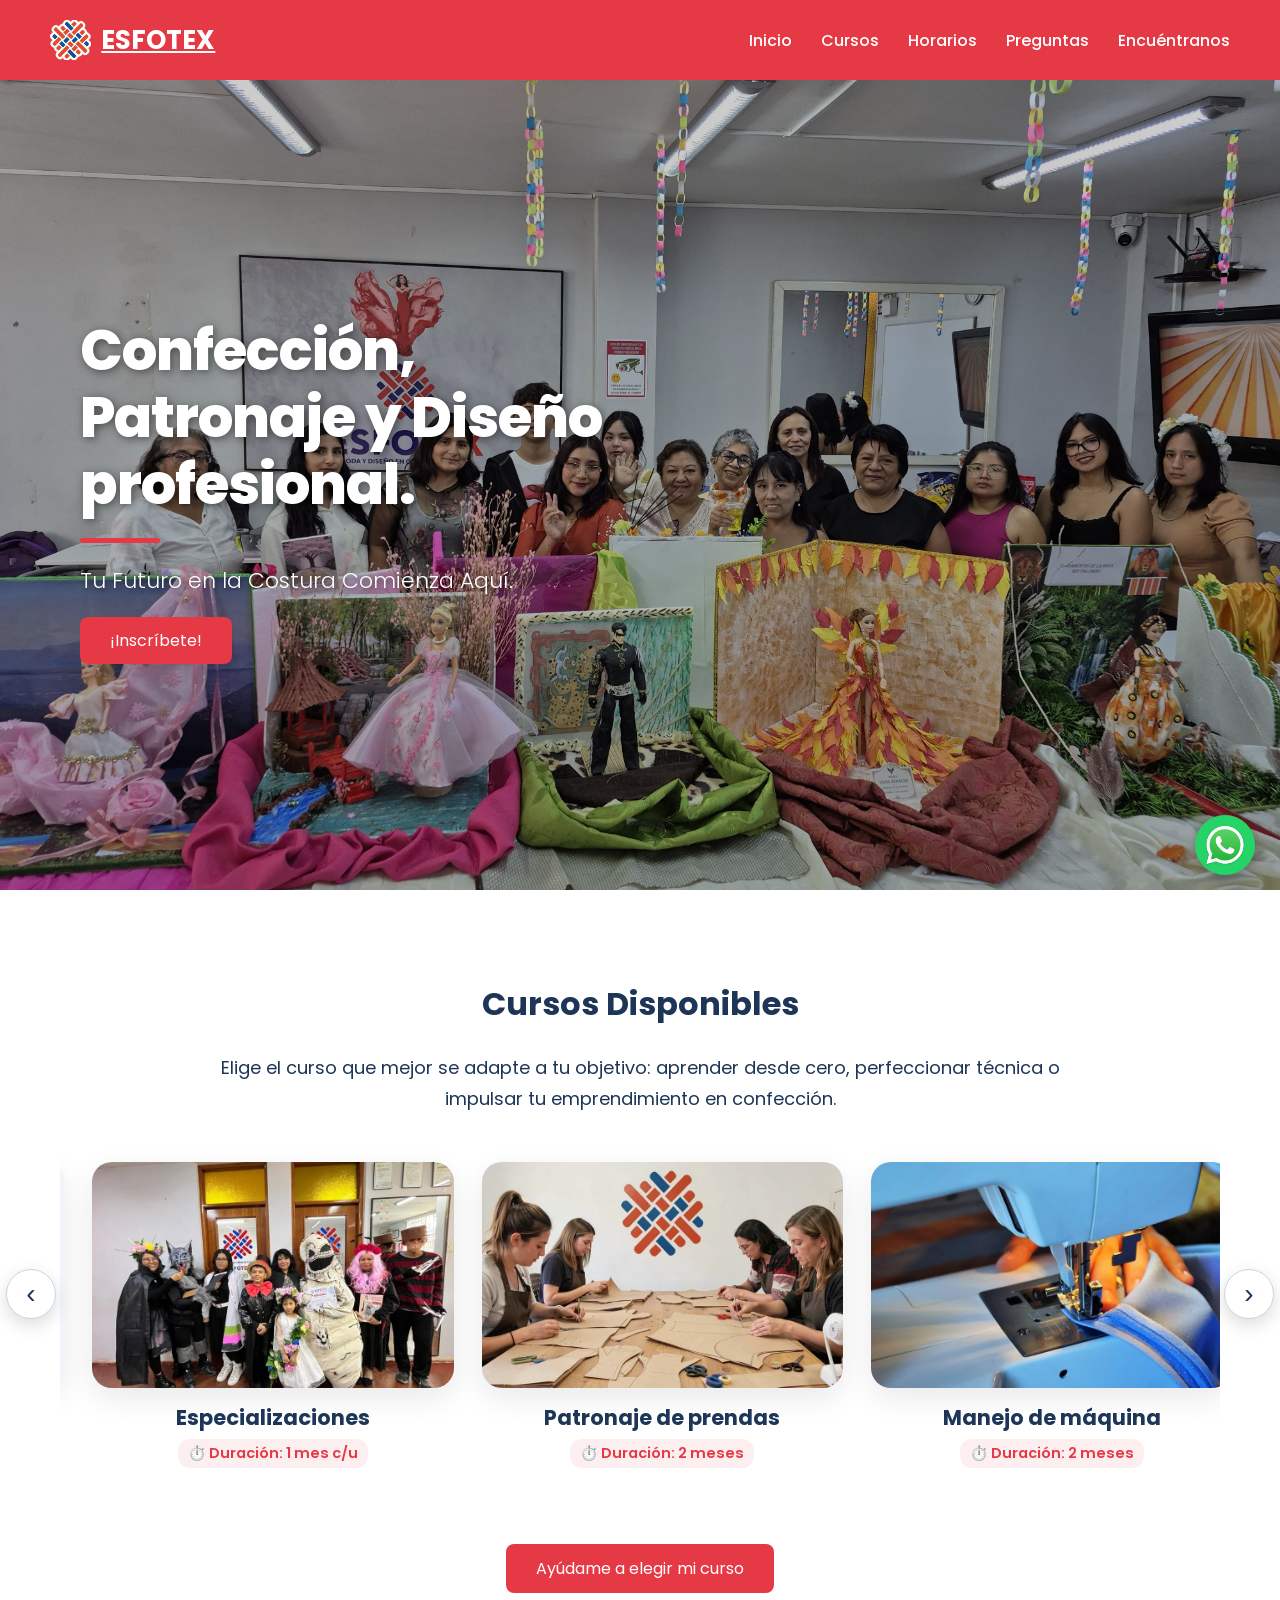
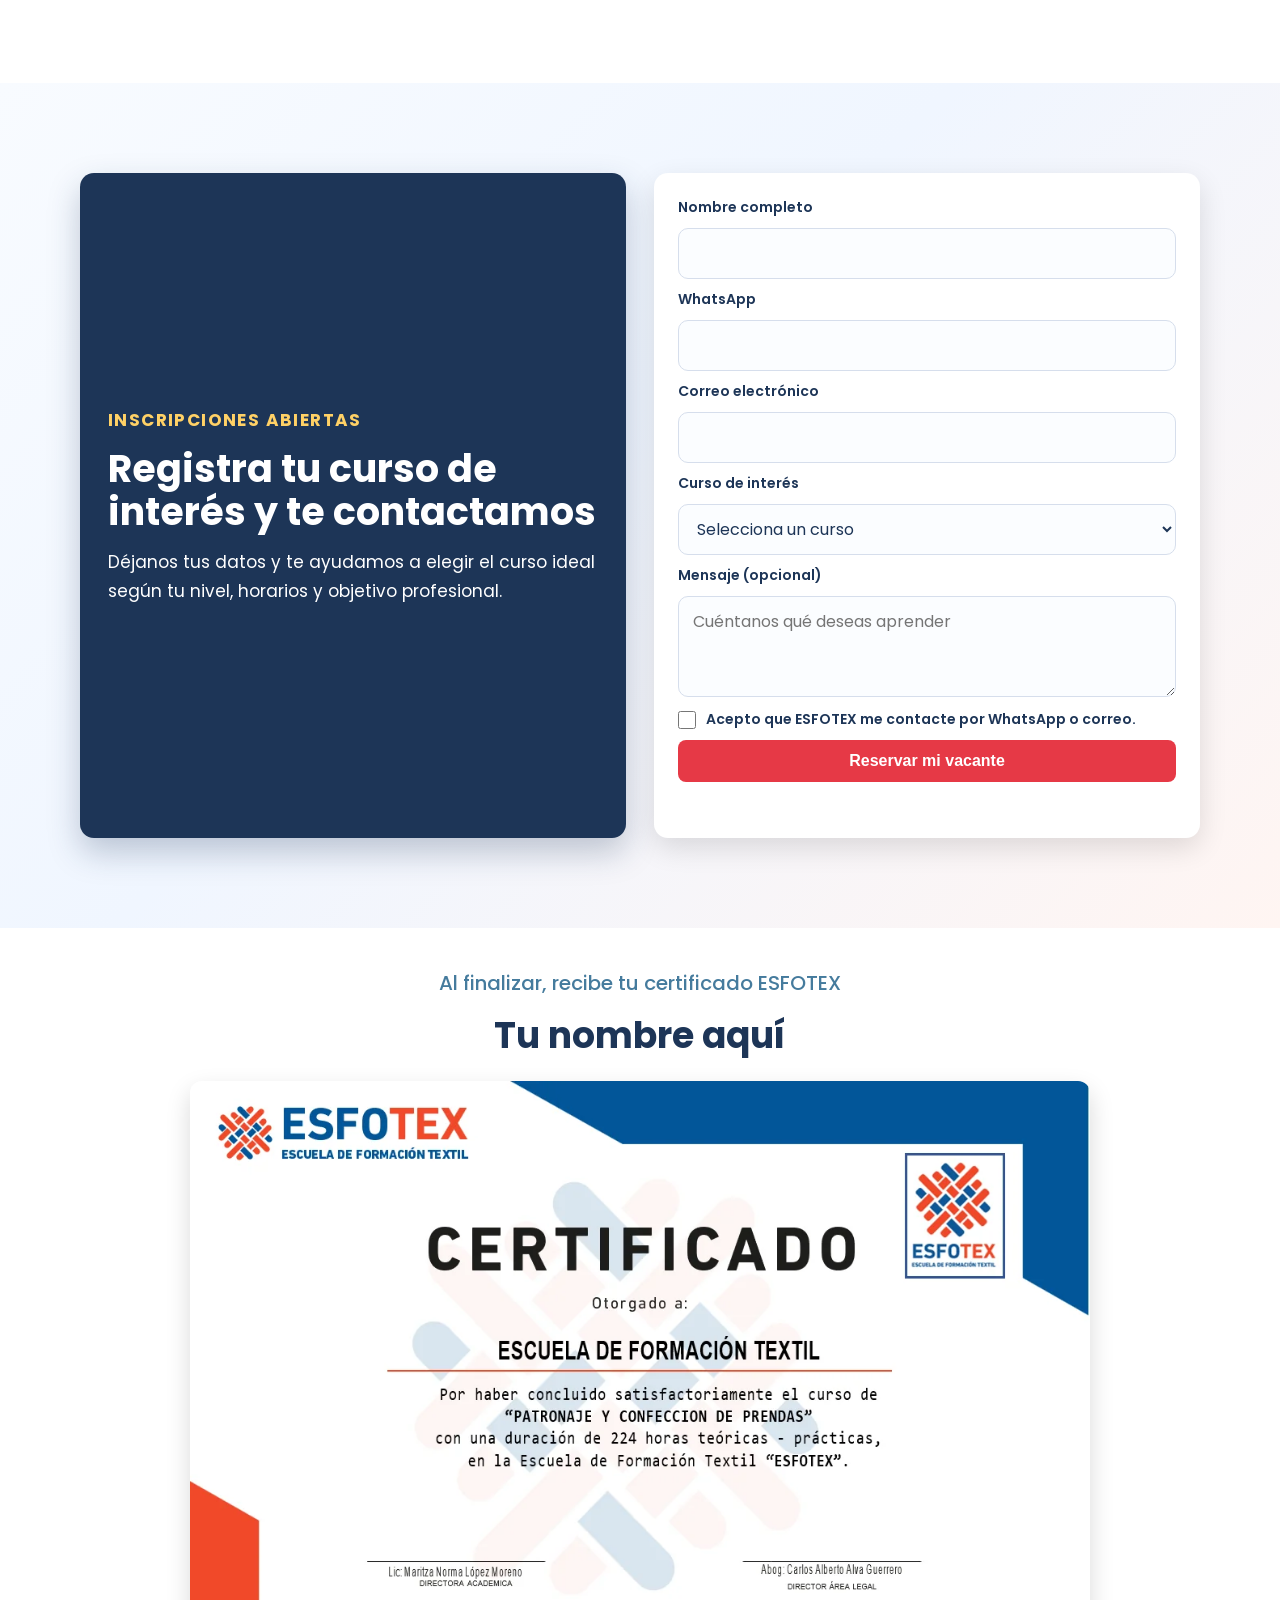
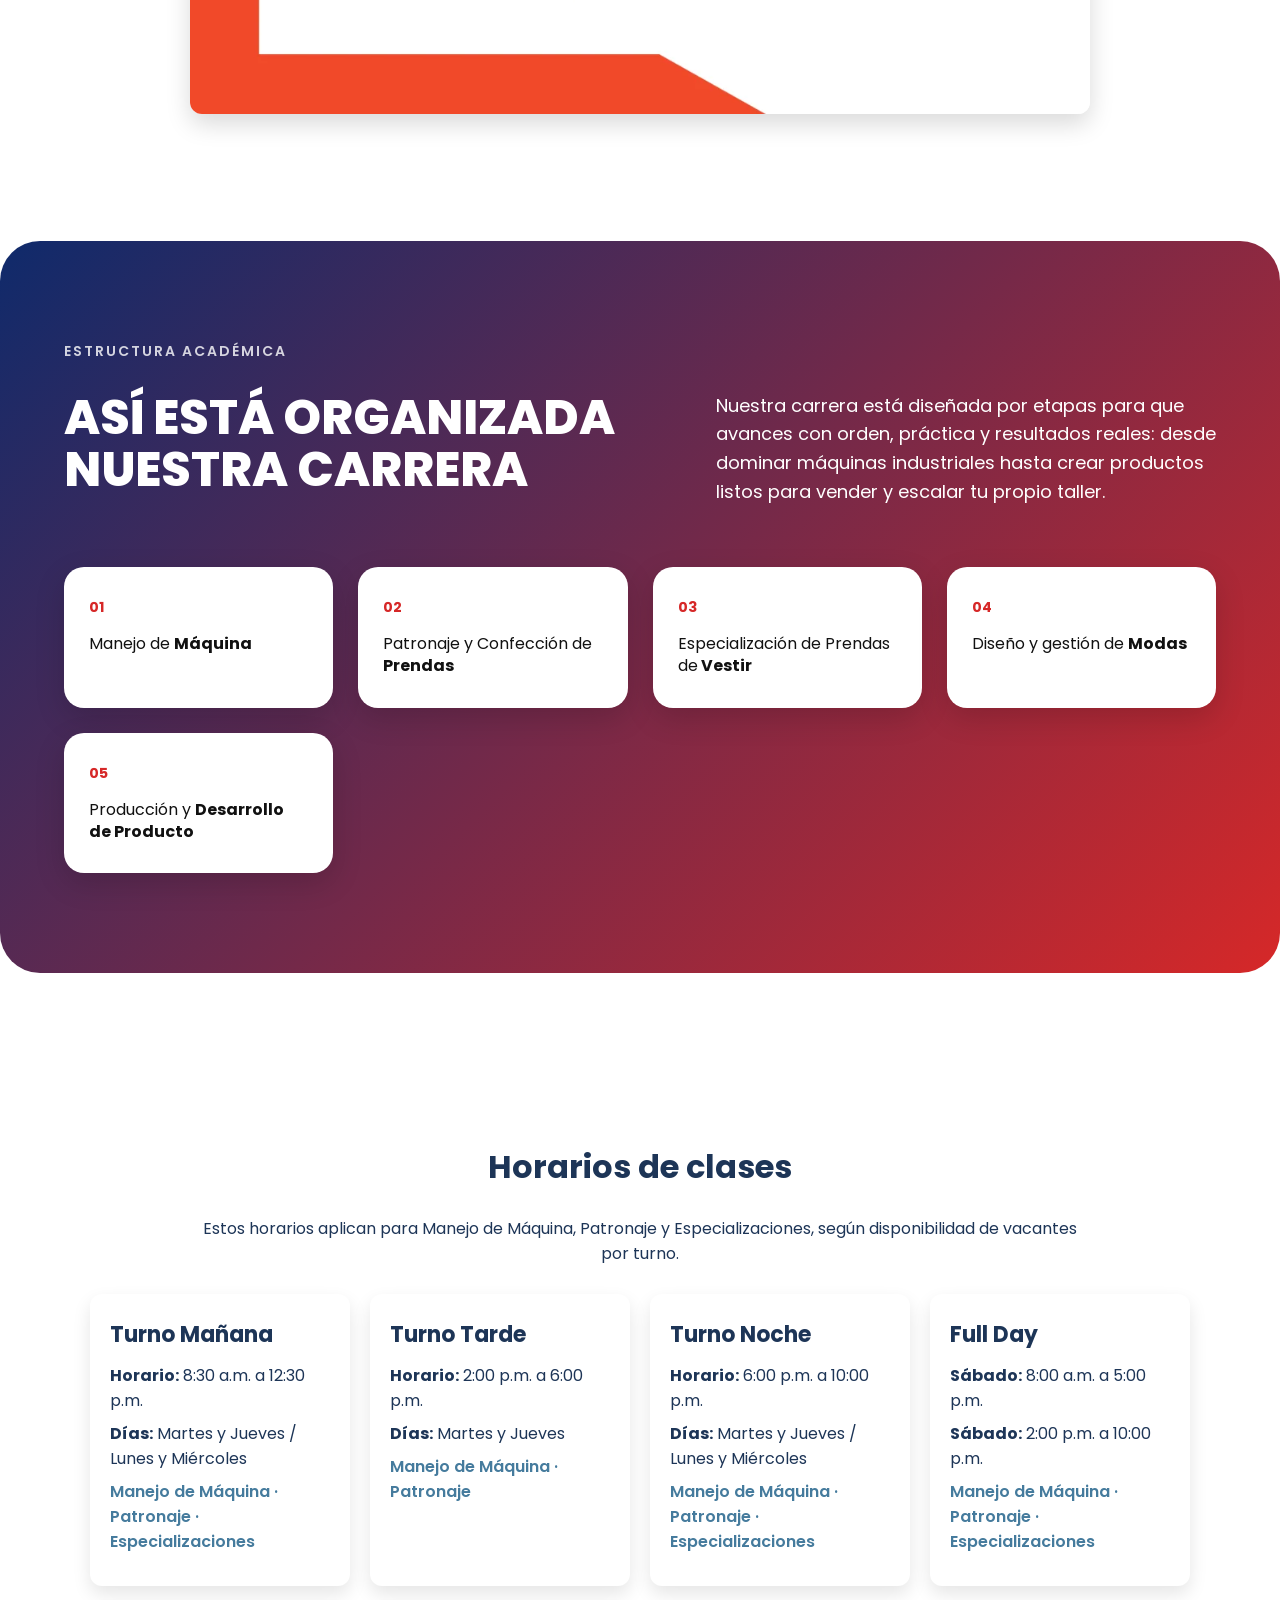
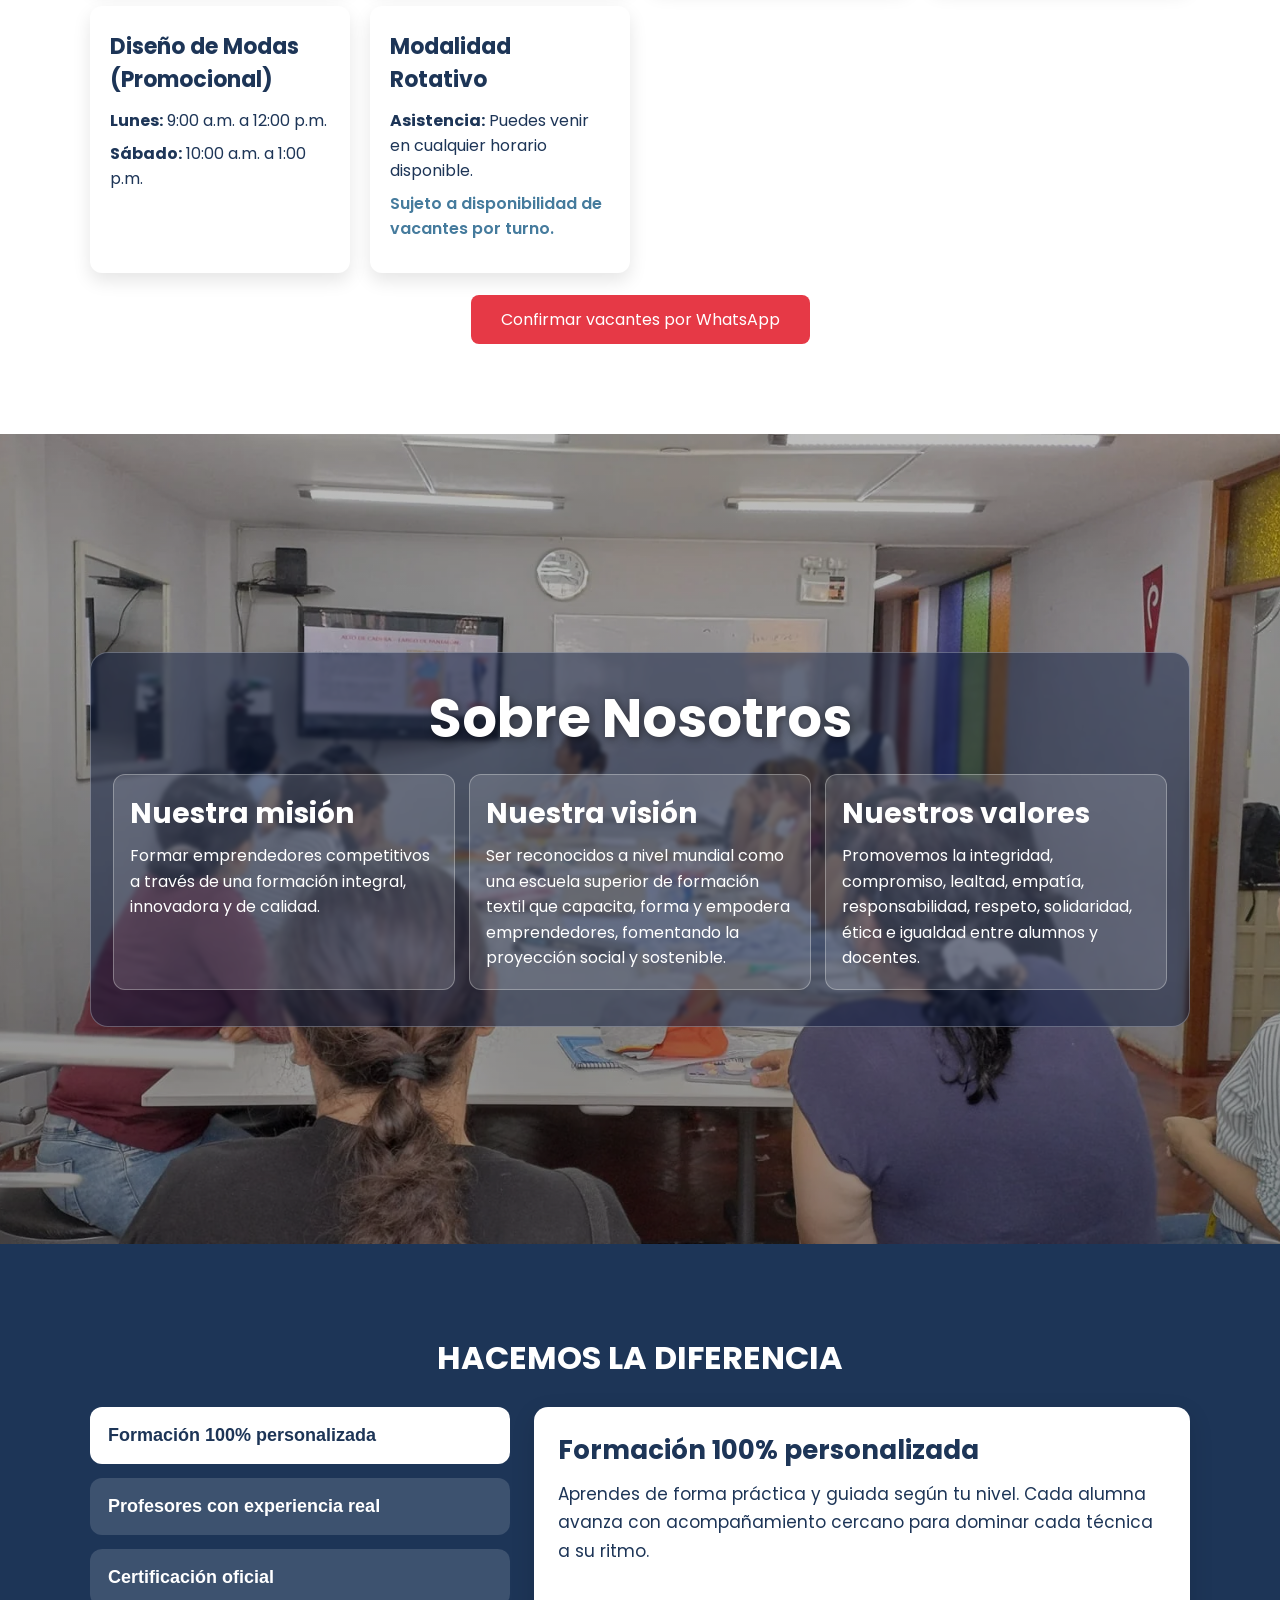
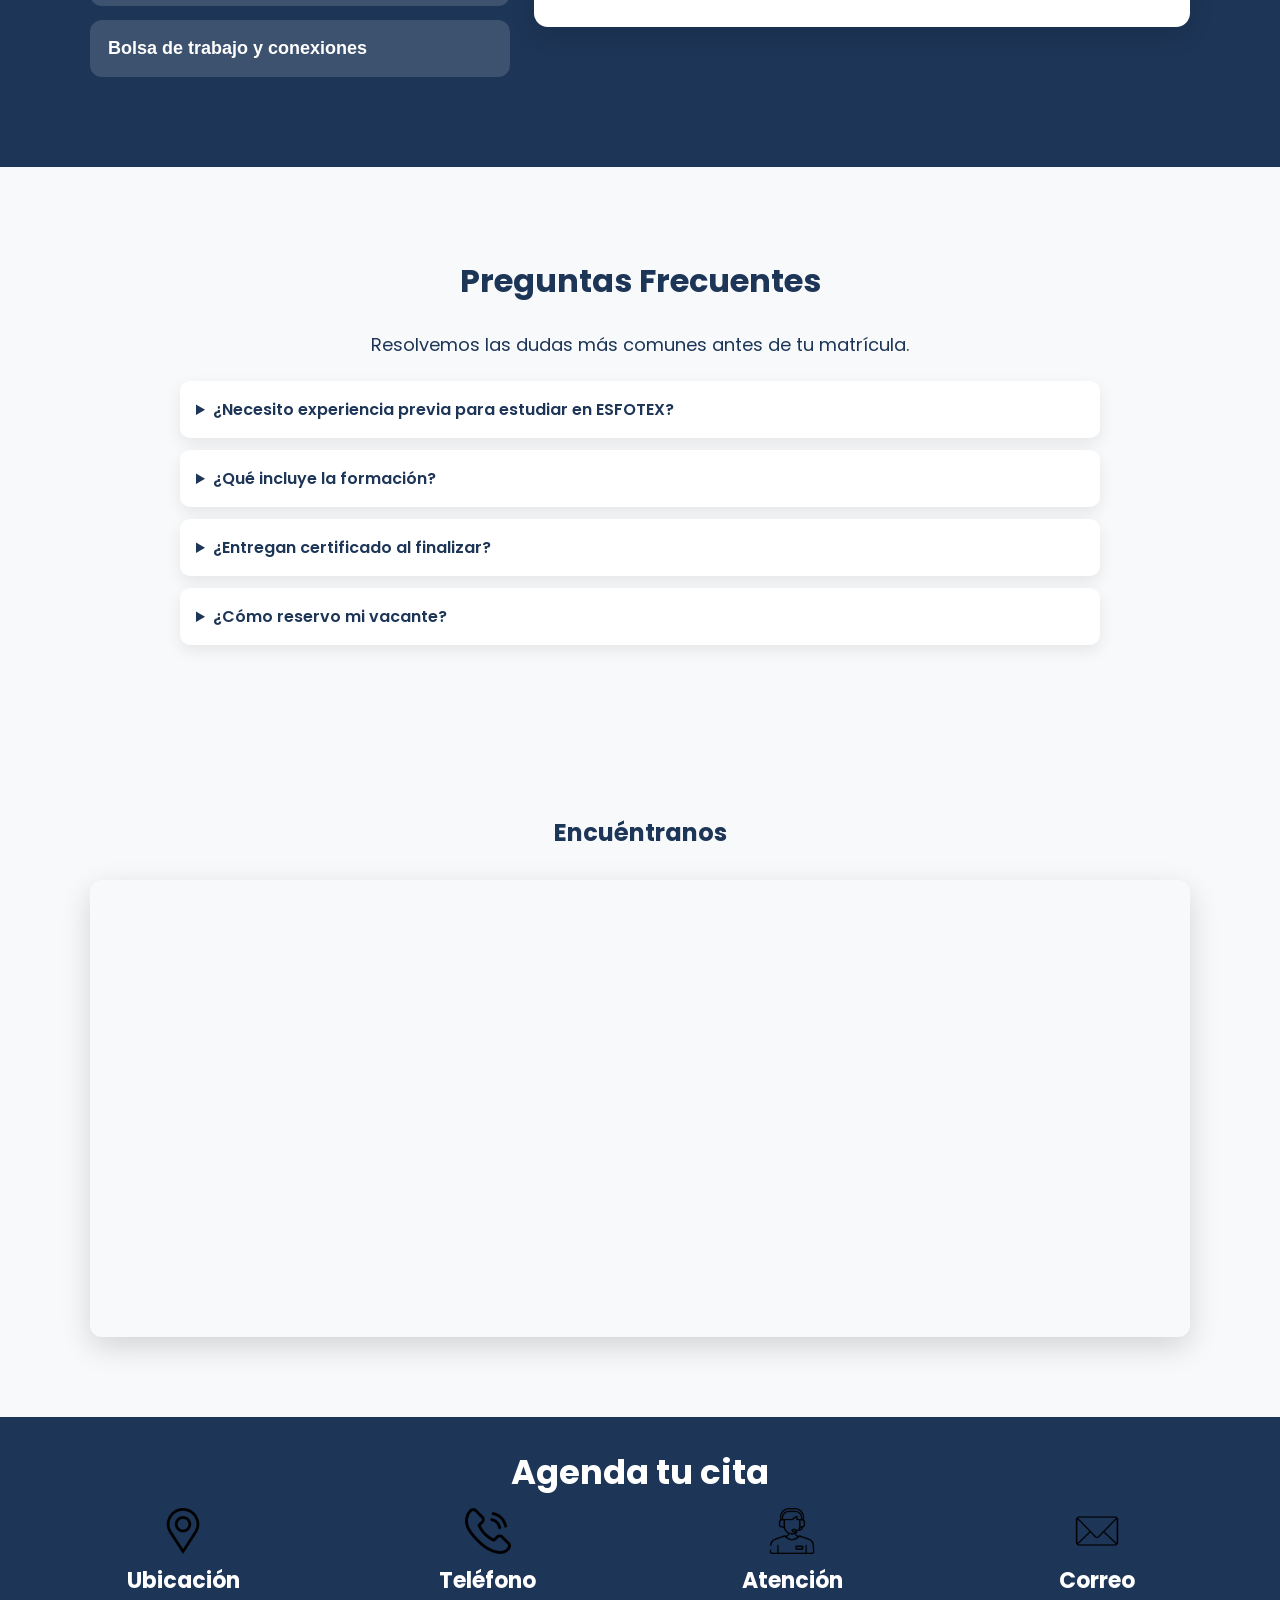
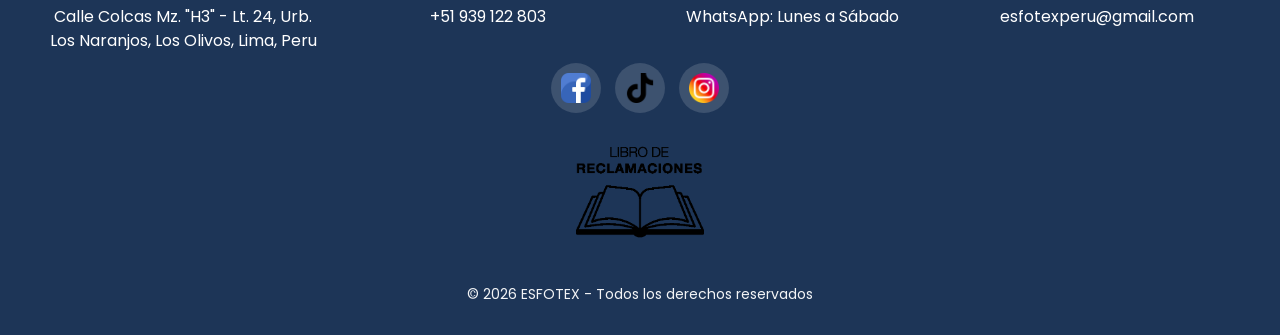
<file: index.html>
<!DOCTYPE html>
<html lang="es">
<head>
<meta charset="UTF-8">
<meta name="viewport" content="width=device-width, initial-scale=1.0">
<title>ESFOTEX | Instituto de Costura y Sastrería Industrial en Los Olivos</title>
<meta name="description" content="ESFOTEX es un instituto y taller de costura y sastrería industrial en Los Olivos, Lima. Aprende Manejo de Máquina, Patronaje, Especializaciones y Diseño de Modas.">
<meta name="robots" content="index, follow">
<meta name="author" content="ESFOTEX">
<meta property="og:locale" content="es_PE">
<meta property="og:type" content="website">
<meta property="og:title" content="Instituto de Costura y Sastrería Industrial en Los Olivos | ESFOTEX">
<meta property="og:description" content="Cursos profesionales de confección en Los Olivos: Manejo de Máquina, Patronaje, Especializaciones y Diseño de Modas.">
<meta property="og:image" content="img/hero.webp">
<meta property="og:url" content="https://esfotex.edu.pe/index.html">
<meta property="og:site_name" content="ESFOTEX">
<meta name="twitter:card" content="summary_large_image">
<meta name="twitter:title" content="Instituto de Costura y Sastrería Industrial en Los Olivos | ESFOTEX">
<meta name="twitter:description" content="Estudia confección en Los Olivos con formación práctica, profesores con experiencia y certificación ESFOTEX.">
<link rel="preconnect" href="https://fonts.googleapis.com">
<link rel="preconnect" href="https://fonts.gstatic.com" crossorigin>
<link href="https://fonts.googleapis.com/css2?family=Poppins:wght@300;400;600;700&display=swap" rel="stylesheet">
<link rel="stylesheet" href="css/style.css">
<link rel="icon" type="image/webp" href="img/logo.webp">

<!-- Precargar imágenes del hero -->
<link rel="preload" as="image" href="img/hero.webp">

<script type="application/ld+json">
{
    "@context": "https://schema.org",
    "@type": "LocalBusiness",
    "name": "ESFOTEX",
    "description": "Instituto y taller de costura y sastrería industrial en Los Olivos, Lima.",
    "image": "img/logo.webp",
    "telephone": "+51 939 122 803",
    "address": {
        "@type": "PostalAddress",
        "addressLocality": "Los Olivos",
        "addressRegion": "Lima",
        "addressCountry": "PE"
    },
    "areaServed": [
        "Los Olivos",
        "Lima Norte",
        "Lima"
    ],
    "hasOfferCatalog": {
        "@type": "OfferCatalog",
        "name": "Cursos ESFOTEX",
        "itemListElement": [
            {"@type": "Offer", "itemOffered": {"@type": "Course", "name": "Manejo de Máquina"}},
            {"@type": "Offer", "itemOffered": {"@type": "Course", "name": "Patronaje de Prendas"}},
            {"@type": "Offer", "itemOffered": {"@type": "Course", "name": "Especializaciones"}},
            {"@type": "Offer", "itemOffered": {"@type": "Course", "name": "Diseño de Modas"}}
        ]
    }
}
</script>

<script type="application/ld+json">
{
    "@context": "https://schema.org",
    "@type": "FAQPage",
    "mainEntity": [
        {
            "@type": "Question",
            "name": "¿Necesito experiencia previa para estudiar en ESFOTEX?",
            "acceptedAnswer": {
                "@type": "Answer",
                "text": "No. Iniciamos desde nivel básico y avanzas con práctica guiada hasta dominar cada módulo."
            }
        },
        {
            "@type": "Question",
            "name": "¿Qué cursos puedo estudiar?",
            "acceptedAnswer": {
                "@type": "Answer",
                "text": "Puedes estudiar Manejo de Máquina, Patronaje, Especializaciones y Diseño de Modas, según tu objetivo profesional."
            }
        },
        {
            "@type": "Question",
            "name": "¿Entregan certificado?",
            "acceptedAnswer": {
                "@type": "Answer",
                "text": "Sí. Al finalizar tus módulos recibes certificación ESFOTEX para respaldar tu perfil laboral."
            }
        },
        {
            "@type": "Question",
            "name": "¿Dónde están ubicados?",
            "acceptedAnswer": {
                "@type": "Answer",
                "text": "Estamos en Los Olivos, Lima. Puedes escribirnos por WhatsApp para enviarte ubicación exacta y referencias."
            }
        }
    ]
}
</script>
<link rel="canonical" href="https://esfotex.edu.pe/">
</head>
<body>

<!-- HEADER -->
<header>
    <a href="index.html" class="logo" aria-label="ESFOTEX - Ir a inicio"><img src="img/logo.webp" alt="" class="logo-img"> ESFOTEX</a>
    <nav id="nav">
        <a href="#hero">Inicio</a>
        <a href="#cursos">Cursos</a>
        <a href="#horarios">Horarios</a>
        <a href="#faq">Preguntas</a>
        <a href="#encuentranos">Encuéntranos</a>
    </nav>
    <button type="button" class="menu-toggle" aria-label="Abrir menú de navegación" onclick="toggleMenu()">☰</button>
</header>

<!-- HERO -->
<section id="hero" class="hero-large">
    <div class="hero-text">
        <h1>Confección, Patronaje y Diseño profesional.</h1>
        <p>Tu Futuro en la Costura Comienza Aquí.</p>
        <a href="https://wa.me/51939122803?text=Hola%20ESFOTEX%2C%20quisiera%20informaci%C3%B3n%20sobre%20sus%20cursos.%20%C2%BFMe%20pueden%20ayudar%3F" class="btn-primary">¡Inscríbete!</a>
    </div>
</section>


<!-- Cursos -->
<section id="cursos" class="section courses-section">
    <h2>Cursos Disponibles</h2>
    <p class="section-copy">Elige el curso que mejor se adapte a tu objetivo: aprender desde cero, perfeccionar técnica o impulsar tu emprendimiento en confección.</p>
    
    <div class="courses-carousel-wrapper">
        <button type="button" class="courses-carousel-btn courses-carousel-prev" id="coursesPrevBtn" aria-label="Curso anterior">‹</button>
        
        <div class="courses-carousel-track" id="coursesCarouselTrack">
            <a class="course-slider-item" href="ManejoDeMaquina.html" draggable="false">
                <div class="course-slider-img-wrap">
                    <img src="img/maquina-portada-card.webp" alt="Manejo de máquina" loading="lazy" decoding="async" width="900" height="540" draggable="false">
                </div>
                <h3 class="course-slider-title">Manejo de máquina</h3>
                <span class="course-duration">⏱️ Duración: 2 meses</span>
            </a>

            <a class="course-slider-item" href="Patronaje.html" draggable="false">
                <div class="course-slider-img-wrap">
                    <img src="img/patronaje-portada-card.webp" alt="Patronaje de prendas" loading="lazy" decoding="async" width="900" height="540" draggable="false">
                </div>
                <h3 class="course-slider-title">Patronaje de prendas</h3>
                <span class="course-duration">⏱️ Duración: 2 meses</span>
            </a>

            <a class="course-slider-item" href="Especializaciones.html" draggable="false">
                <div class="course-slider-img-wrap">
                    <img src="img/especializacion-portada-card.webp" alt="Especializaciones" loading="lazy" decoding="async" width="900" height="540" draggable="false">
                </div>
                <h3 class="course-slider-title">Especializaciones</h3>
                <span class="course-duration">⏱️ Duración: 1 mes c/u</span>
            </a>

            <a class="course-slider-item" href="DiseñoDeModas.html" draggable="false">
                <div class="course-slider-img-wrap">
                    <img src="img/diseño-portada-card.webp" alt="Diseño de modas" loading="lazy" decoding="async" width="900" height="540" draggable="false">
                </div>
                <h3 class="course-slider-title">Diseño de modas</h3>
                <span class="course-duration">⏱️ Duración: 4 meses</span>
            </a>
        </div>

        <button type="button" class="courses-carousel-btn courses-carousel-next" id="coursesNextBtn" aria-label="Siguiente curso">›</button>
    </div>

    <a href="https://wa.me/51939122803?text=Hola%20ESFOTEX%2C%20quisiera%20que%20me%20ayuden%20a%20elegir%20el%20curso%20ideal%20para%20m%C3%AD." class="btn-primary section-cta">Ayúdame a elegir mi curso</a>
</section>


<!-- REGISTRO -->
<section id="registro" class="section registro-section">
    <div class="registro-wrap" data-sheet-endpoint="https://script.google.com/macros/s/AKfycbw03AzRKAdA9UodtEct8heG7yXnhF6uUOAJmf4nPDxc4naoZzG2vmYP3zc6WXpOnMXQ/exec">
        <div class="registro-copy">
            <p class="registro-kicker">INSCRIPCIONES ABIERTAS</p>
            <h2>Registra tu curso de interés y te contactamos</h2>
            <p>Déjanos tus datos y te ayudamos a elegir el curso ideal según tu nivel, horarios y objetivo profesional.</p>
        </div>

        <form id="registroForm" class="registro-form" novalidate>
            <label for="registroNombre">Nombre completo</label>
            <input id="registroNombre" name="nombre" type="text" autocomplete="name" required>

            <label for="registroTelefono">WhatsApp</label>
            <input id="registroTelefono" name="telefono" type="tel" autocomplete="tel" required pattern="[0-9+\s()-]{7,20}">

            <label for="registroCorreo">Correo electrónico</label>
            <input id="registroCorreo" name="correo" type="email" autocomplete="email" required>

            <label for="registroCurso">Curso de interés</label>
            <select id="registroCurso" name="curso" required>
                <option value="" selected disabled>Selecciona un curso</option>
                <option value="Manejo de Máquina">Manejo de Máquina</option>
                <option value="Patronaje de Prendas">Patronaje de Prendas</option>
                <option value="Especializaciones">Especializaciones</option>
                <option value="Diseño de Modas">Diseño de Modas</option>
            </select>

            <label for="registroMensaje">Mensaje (opcional)</label>
            <textarea id="registroMensaje" name="mensaje" rows="3" placeholder="Cuéntanos qué deseas aprender"></textarea>

            <input type="text" name="empresa" class="registro-bot-field" tabindex="-1" autocomplete="off" aria-hidden="true">

            <label class="registro-check" for="registroTerminos">
                <input id="registroTerminos" name="terminos" type="checkbox" required>
                <span>Acepto que ESFOTEX me contacte por WhatsApp o correo.</span>
            </label>

            <button type="submit" class="btn-primary registro-submit">Reservar mi vacante</button>
            <p id="registroStatus" class="registro-status" aria-live="polite"></p>
        </form>
    </div>
</section>



<!-- CERTIFICADO -->
<section class="section certificado-section">
    <p class="certificado-subtitulo">Al finalizar, recibe tu certificado ESFOTEX</p>
    <p class="certificado-nombre">Tu nombre aquí</p>
    <button type="button" class="certificado-trigger" aria-label="Ver certificado en grande">
        <img src="img/Certificado.webp" alt="Certificado ESFOTEX" class="certificado-img" loading="lazy" decoding="async">
    </button>
</section>

<!-- ESTRUCTURA -->
<section id="estructura" class="estructura">

    <div class="estructura-container">

        <div class="estructura-header">
            <p class="subtitulo">ESTRUCTURA ACADÉMICA</p>

            <div class="estructura-top">
                <h2>
                    ASÍ ESTÁ ORGANIZADA <br>
                    <span>NUESTRA CARRERA</span>
                </h2>

                <p class="descripcion">
                    Nuestra carrera está diseñada por etapas para que avances con orden, práctica y resultados reales: desde dominar máquinas industriales hasta crear productos listos para vender y escalar tu propio taller.
                </p>
            </div>
        </div>

        <div class="estructura-cards">

            <div class="card">
                <div class="numero">01</div>
                <p>Manejo de <strong>Máquina</strong></p>
            </div>

            <div class="card">
                <div class="numero">02</div>
                <p>Patronaje y Confección de <strong>Prendas</strong></p>
            </div>

            <div class="card">
                <div class="numero">03</div>
                <p>Especialización de Prendas de<strong> Vestir</strong></p>
            </div>

            <div class="card">
                <div class="numero">04</div>
                <p>Diseño y gestión de <strong>Modas</strong></p>
            </div>

            <div class="card">
                <div class="numero">05</div>
                <p>Producción y <strong>Desarrollo de Producto</strong></p>
            </div>

        </div>

    </div>

</section>



<section id="horarios" class="section">
    <h2>Horarios de clases</h2>
    <p class="horarios-intro">Estos horarios aplican para Manejo de Máquina, Patronaje y Especializaciones, según disponibilidad de vacantes por turno.</p>

    <div class="horarios-grid">
        <div class="horario-card">
            <h3>Turno Mañana</h3>
            <p><strong>Horario:</strong> 8:30 a.m. a 12:30 p.m.</p>
            <p><strong>Días:</strong> Martes y Jueves / Lunes y Miércoles</p>
            <p class="horario-cursos">Manejo de Máquina · Patronaje · Especializaciones</p>
        </div>

        <div class="horario-card">
            <h3>Turno Tarde</h3>
            <p><strong>Horario:</strong> 2:00 p.m. a 6:00 p.m.</p>
            <p><strong>Días:</strong> Martes y Jueves</p>
            <p class="horario-cursos">Manejo de Máquina · Patronaje</p>
        </div>

        <div class="horario-card">
            <h3>Turno Noche</h3>
            <p><strong>Horario:</strong> 6:00 p.m. a 10:00 p.m.</p>
            <p><strong>Días:</strong> Martes y Jueves / Lunes y Miércoles</p>
            <p class="horario-cursos">Manejo de Máquina · Patronaje · Especializaciones</p>
        </div>

        <div class="horario-card">
            <h3>Full Day</h3>
            <p><strong>Sábado:</strong> 8:00 a.m. a 5:00 p.m.</p>
            <p><strong>Sábado:</strong> 2:00 p.m. a 10:00 p.m.</p>
            <p class="horario-cursos">Manejo de Máquina · Patronaje · Especializaciones</p>
        </div>

        <div class="horario-card">
            <h3>Diseño de Modas (Promocional)</h3>
            <p><strong>Lunes:</strong> 9:00 a.m. a 12:00 p.m.</p>
            <p><strong>Sábado:</strong> 10:00 a.m. a 1:00 p.m.</p>
        </div>

        <div class="horario-card">
            <h3>Modalidad Rotativo</h3>
            <p><strong>Asistencia:</strong> Puedes venir en cualquier horario disponible.</p>
            <p class="horario-cursos">Sujeto a disponibilidad de vacantes por turno.</p>
        </div>
    </div>

    <a href="https://wa.me/51939122803?text=Hola%20ESFOTEX%2C%20quiero%20confirmar%20vacantes%20y%20horarios%20disponibles." class="btn-primary section-cta">Confirmar vacantes por WhatsApp</a>
</section>


<!-- SOBRE NOSOTROS -->
<section id="quienes" class="about-section" aria-labelledby="sobre-nosotros-titulo">
    <div class="about-hero-full">
        <div class="about-overlay">
            <h2 id="sobre-nosotros-titulo">Sobre Nosotros</h2>
            <div class="about-points">
                <article class="about-point-card">
                    <h3>Nuestra misión</h3>
                    <p>Formar emprendedores competitivos a través de una formación integral, innovadora y de calidad.</p>
                </article>
                <article class="about-point-card">
                    <h3>Nuestra visión</h3>
                    <p>Ser reconocidos a nivel mundial como una escuela superior de formación textil que capacita, forma y empodera emprendedores, fomentando la proyección social y sostenible.</p>
                </article>
                <article class="about-point-card">
                    <h3>Nuestros valores</h3>
                    <p>Promovemos la integridad, compromiso, lealtad, empatía, responsabilidad, respeto, solidaridad, ética e igualdad entre alumnos y docentes.</p>
                </article>
            </div>
        </div>
    </div>
</section>


<!-- BENEFICIOS -->
<section id="beneficios" class="section dark">
    <h2>HACEMOS LA DIFERENCIA</h2>
    <div class="beneficios-layout">
        <div class="benefits-grid" role="list">
            <button type="button" class="benefit-card is-active" data-title="Formación 100% personalizada" data-text="Aprendes de forma práctica y guiada según tu nivel. Cada alumna avanza con acompañamiento cercano para dominar cada técnica a su ritmo.">
                <span class="benefit-card-title">Formación 100% personalizada</span>
                <span class="benefit-mobile-detail">Aprendes de forma práctica y guiada según tu nivel. Cada alumna avanza con acompañamiento cercano para dominar cada técnica a su ritmo.</span>
            </button>
            <button type="button" class="benefit-card" data-title="Profesores con experiencia real" data-text="Nuestro equipo docente trabaja en confección y producción textil. Recibes métodos actuales usados en talleres e industria.">
                <span class="benefit-card-title">Profesores con experiencia real</span>
                <span class="benefit-mobile-detail">Nuestro equipo docente trabaja en confección y producción textil. Recibes métodos actuales usados en talleres e industria.</span>
            </button>
            <button type="button" class="benefit-card" data-title="Certificación oficial" data-text="Al completar tus módulos obtienes certificación ESFOTEX, ideal para respaldar tu perfil profesional y abrir nuevas oportunidades laborales.">
                <span class="benefit-card-title">Certificación oficial</span>
                <span class="benefit-mobile-detail">Al completar tus módulos obtienes certificación ESFOTEX, ideal para respaldar tu perfil profesional y abrir nuevas oportunidades laborales.</span>
            </button>
            <button type="button" class="benefit-card" data-title="Bolsa de trabajo y conexiones" data-text="Te conectamos con oportunidades reales en talleres y emprendimientos del rubro, para que pases de aprender a trabajar o emprender con apoyo.">
                <span class="benefit-card-title">Bolsa de trabajo y conexiones</span>
                <span class="benefit-mobile-detail">Te conectamos con oportunidades reales en talleres y emprendimientos del rubro, para que pases de aprender a trabajar o emprender con apoyo.</span>
            </button>
        </div>

        <div class="beneficio-detalle" id="beneficioDetalle" aria-live="polite">
            <h3 id="beneficioTitulo">Formación 100% personalizada</h3>
            <p id="beneficioTexto">Aprendes de forma práctica y guiada según tu nivel. Cada alumna avanza con acompañamiento cercano para dominar cada técnica a su ritmo.</p>
        </div>
    </div>
</section>

<section id="faq" class="section faq-section">
    <h2>Preguntas Frecuentes</h2>
    <p class="section-copy">Resolvemos las dudas más comunes antes de tu matrícula.</p>

    <div class="faq-list">
        <details class="faq-item">
            <summary>¿Necesito experiencia previa para estudiar en ESFOTEX?</summary>
            <p>No. Puedes iniciar desde cero. Nuestro enfoque es práctico y progresivo, ideal para principiantes y para quienes desean perfeccionarse.</p>
        </details>

        <details class="faq-item">
            <summary>¿Qué incluye la formación?</summary>
            <p>Incluye práctica guiada, acompañamiento docente, enfoque en técnicas reales de confección y contenidos aplicados al trabajo o emprendimiento.</p>
        </details>

        <details class="faq-item">
            <summary>¿Entregan certificado al finalizar?</summary>
            <p>Sí. Al completar tus módulos obtienes certificación ESFOTEX para fortalecer tu perfil profesional.</p>
        </details>

        <details class="faq-item">
            <summary>¿Cómo reservo mi vacante?</summary>
            <p>Puedes escribir por WhatsApp y nuestro equipo te orienta con horarios, precios y proceso de matrícula vigente.</p>
        </details>
    </div>

    </section>



<section id="encuentranos" class="map-section">

    <h2>Encuéntranos</h2>

    <div class="map-container">
        <iframe src="https://www.google.com/maps/embed?pb=!1m18!1m12!1m3!1d3903.0002546383166!2d-77.08265209999999!3d-11.9744838!2m3!1f0!2f0!3f0!3m2!1i1024!2i768!4f13.1!3m3!1m2!1s0x9105cf167b0f1ec7%3A0x88a87dd2331f4fb0!2sESFOTEX!5e0!3m2!1ses!2spe!4v1771445108299!5m2!1ses!2spe" width="100%" height="450" style="border:0;" allowfullscreen="" loading="lazy" referrerpolicy="no-referrer-when-downgrade"></iframe>
    </div>

</section>


<!-- FOOTER -->
<footer id="contacto">
    <h2 class="footer-title">Agenda tu cita</h2>

    <div class="footer-grid">
        <div class="footer-item">
            <img src="img/ubicacion.webp" alt="Ubicación" class="footer-icon" loading="lazy" decoding="async">
            <h3>Ubicación</h3>
            <p>Calle Colcas Mz. "H3" - Lt. 24, Urb. Los Naranjos, Los Olivos, Lima, Peru</p>
        </div>

        <div class="footer-item">
            <img src="img/telefono.webp" alt="Teléfono" class="footer-icon" loading="lazy" decoding="async">
            <h3>Teléfono</h3>
            <p>+51 939 122 803</p>
        </div>

        <div class="footer-item">
            <img src="img/atencion.webp" alt="Atención" class="footer-icon" loading="lazy" decoding="async">
            <h3>Atención</h3>
            <p>WhatsApp: Lunes a Sábado</p>
        </div>

        <div class="footer-item">
            <img src="img/correo.webp" alt="Correo" class="footer-icon" loading="lazy" decoding="async">
            <h3>Correo</h3>
            <p>esfotexperu@gmail.com</p>
        </div>
    </div>

        <div class="social-links" aria-label="Redes sociales ESFOTEX">
            <a href="https://www.facebook.com/esfotex" class="social-link" target="_blank" rel="noopener noreferrer" aria-label="Facebook ESFOTEX">
                <img src="img/Fb_icon.webp" alt="Facebook" loading="lazy" decoding="async">
            </a>
            <a href="https://www.tiktok.com/@esfotexperu" class="social-link" target="_blank" rel="noopener noreferrer" aria-label="TikTok ESFOTEX">
                <img src="img/Tik_ico.webp" alt="TikTok" loading="lazy" decoding="async">
            </a>
            <a href="https://www.instagram.com/esfotex" class="social-link" target="_blank" rel="noopener noreferrer" aria-label="Instagram ESFOTEX">
                <img src="img/Ig_ico.webp" alt="Instagram" loading="lazy" decoding="async">
            </a>
        </div>

        <div class="footer-claims">
            <a href="LibroDeReclamaciones.html" aria-label="Libro de Reclamaciones">
                <img src="img/reclamaciones.webp" alt="Libro de Reclamaciones" loading="lazy" decoding="async">
            </a>
        </div>

    <p class="footer-copy">© 2026 ESFOTEX - Todos los derechos reservados</p>
</footer>

<a href="https://wa.me/51939122803?text=Hola%20ESFOTEX%2C%20quisiera%20informaci%C3%B3n%20sobre%20sus%20cursos.%20%C2%BFMe%20pueden%20ayudar%3F" class="whatsapp"><img src="img/WhatsApp_icon.webp" alt="WhatsApp"></a>

<!-- POPUP PROMOCIONAL -->
<div class="promo-modal" id="promoModal" aria-hidden="true" role="dialog" aria-modal="true">
    <div class="promo-modal-overlay" id="promoModalOverlay"></div>
    <div class="promo-modal-content">
        <button type="button" class="promo-modal-close" id="promoModalClose" aria-label="Cerrar ventana promocional">×</button>
        <div class="promo-modal-header">
            <span class="promo-modal-badge">🔥 PROMOCIÓN ESPECIAL</span>
            <img src="img/popup-promo.webp" alt="Promoción ESFOTEX" class="promo-modal-img" onerror="this.style.display='none';">
        </div>
        <div class="promo-modal-body">
            <h3>¡Inicia tu Carrera en Confección!</h3>
            <p>Aprovecha vacantes limitadas y solicita información exclusiva sobre nuestros cursos y promociones vigentes.</p>
            <a href="https://wa.me/51939122803?text=Hola%20ESFOTEX%2C%20vi%20la%20promoci%C3%B3n%20en%20la%20web%20y%20quisiera%20mas%20informaci%C3%B3n%20para%20inscribirme." class="btn-primary promo-modal-cta" target="_blank" rel="noopener">¡Reclamar Promoción por WhatsApp!</a>
        </div>
    </div>
</div>

<script src="js/script.js"></script>

</body>
</html>
</file>
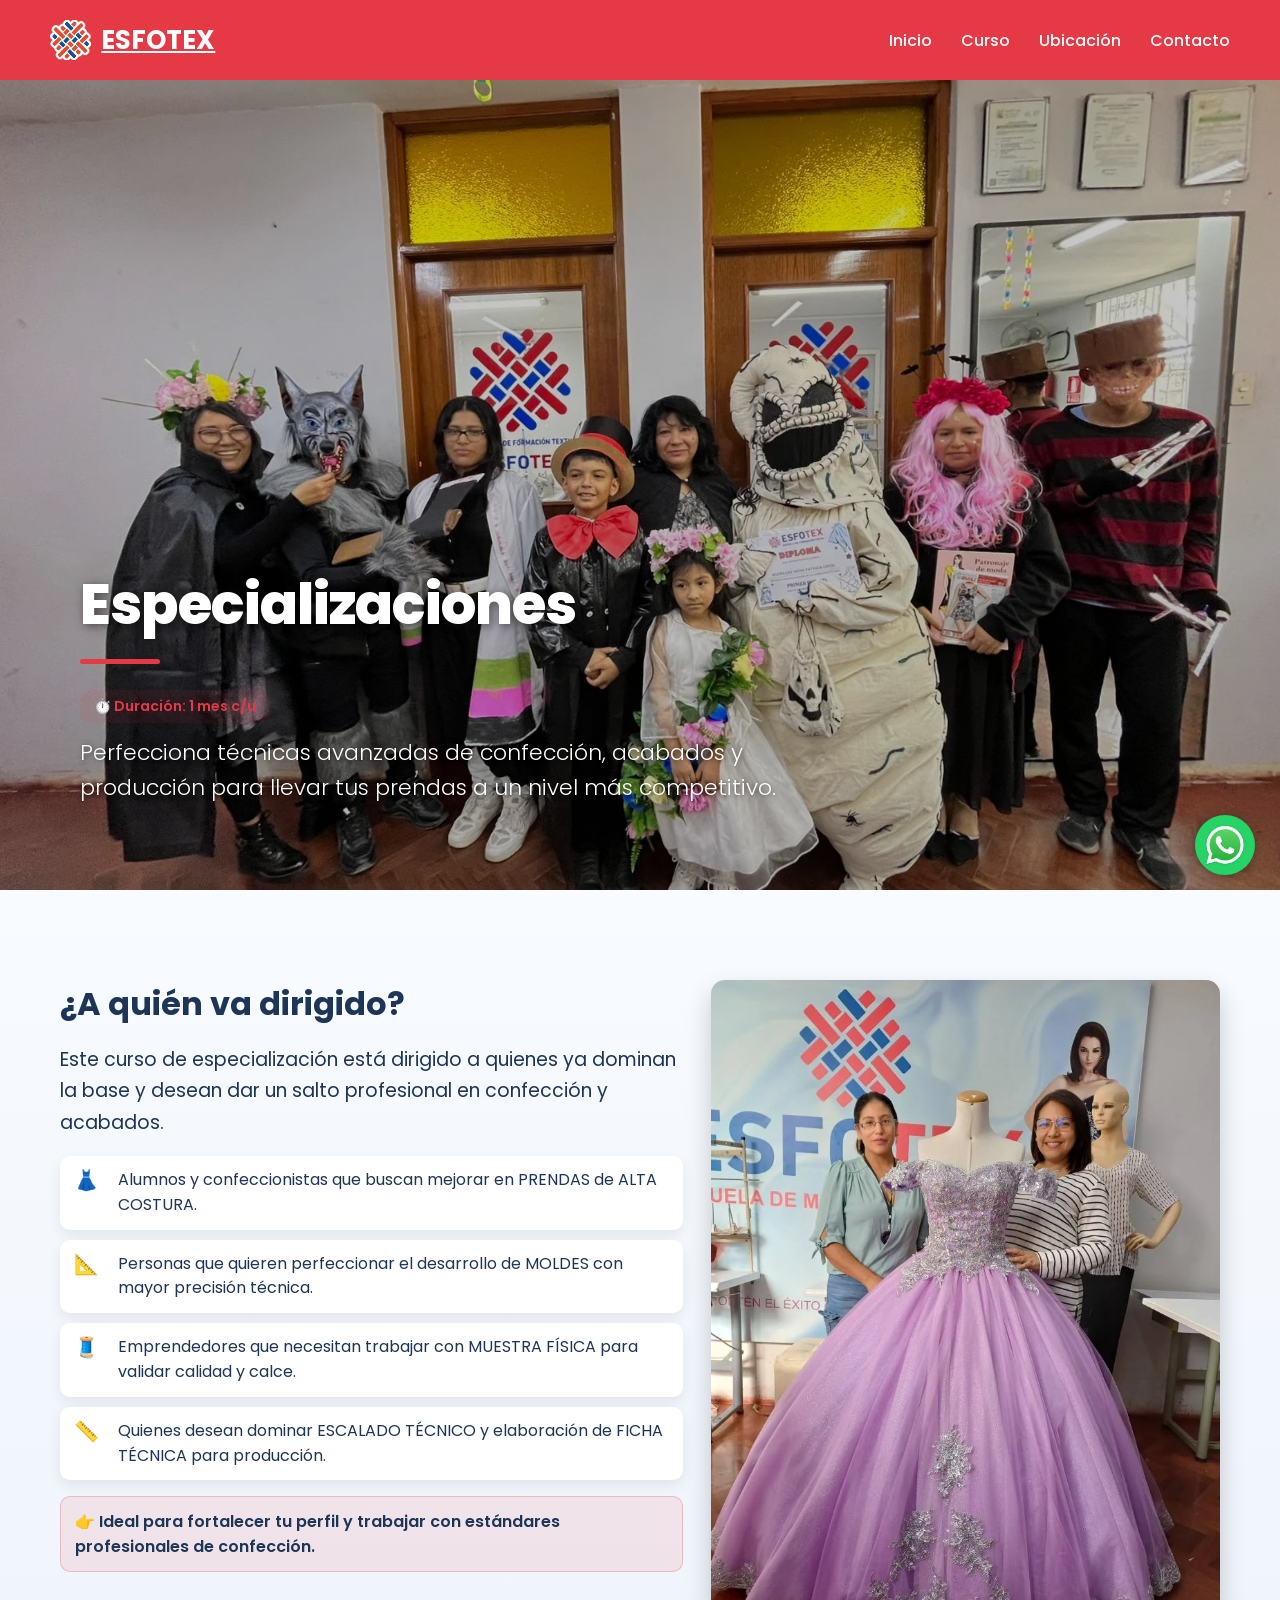
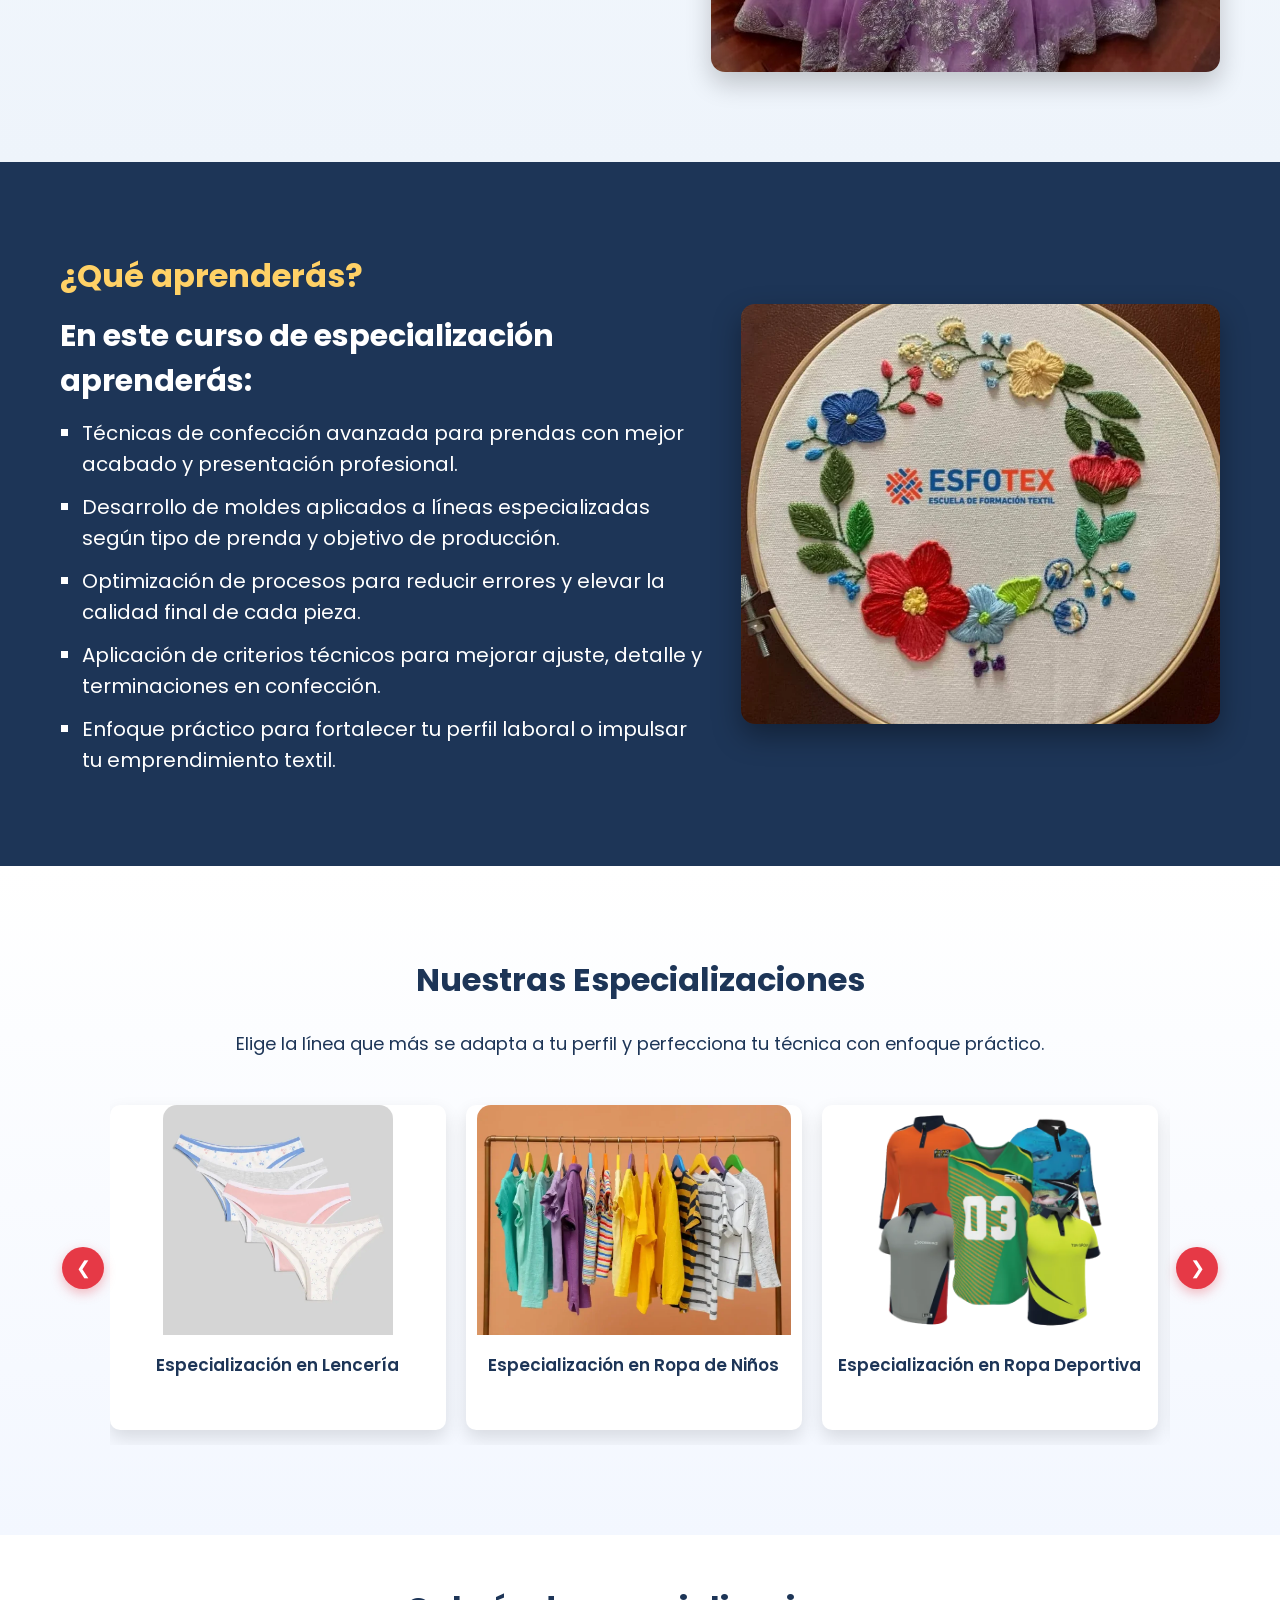
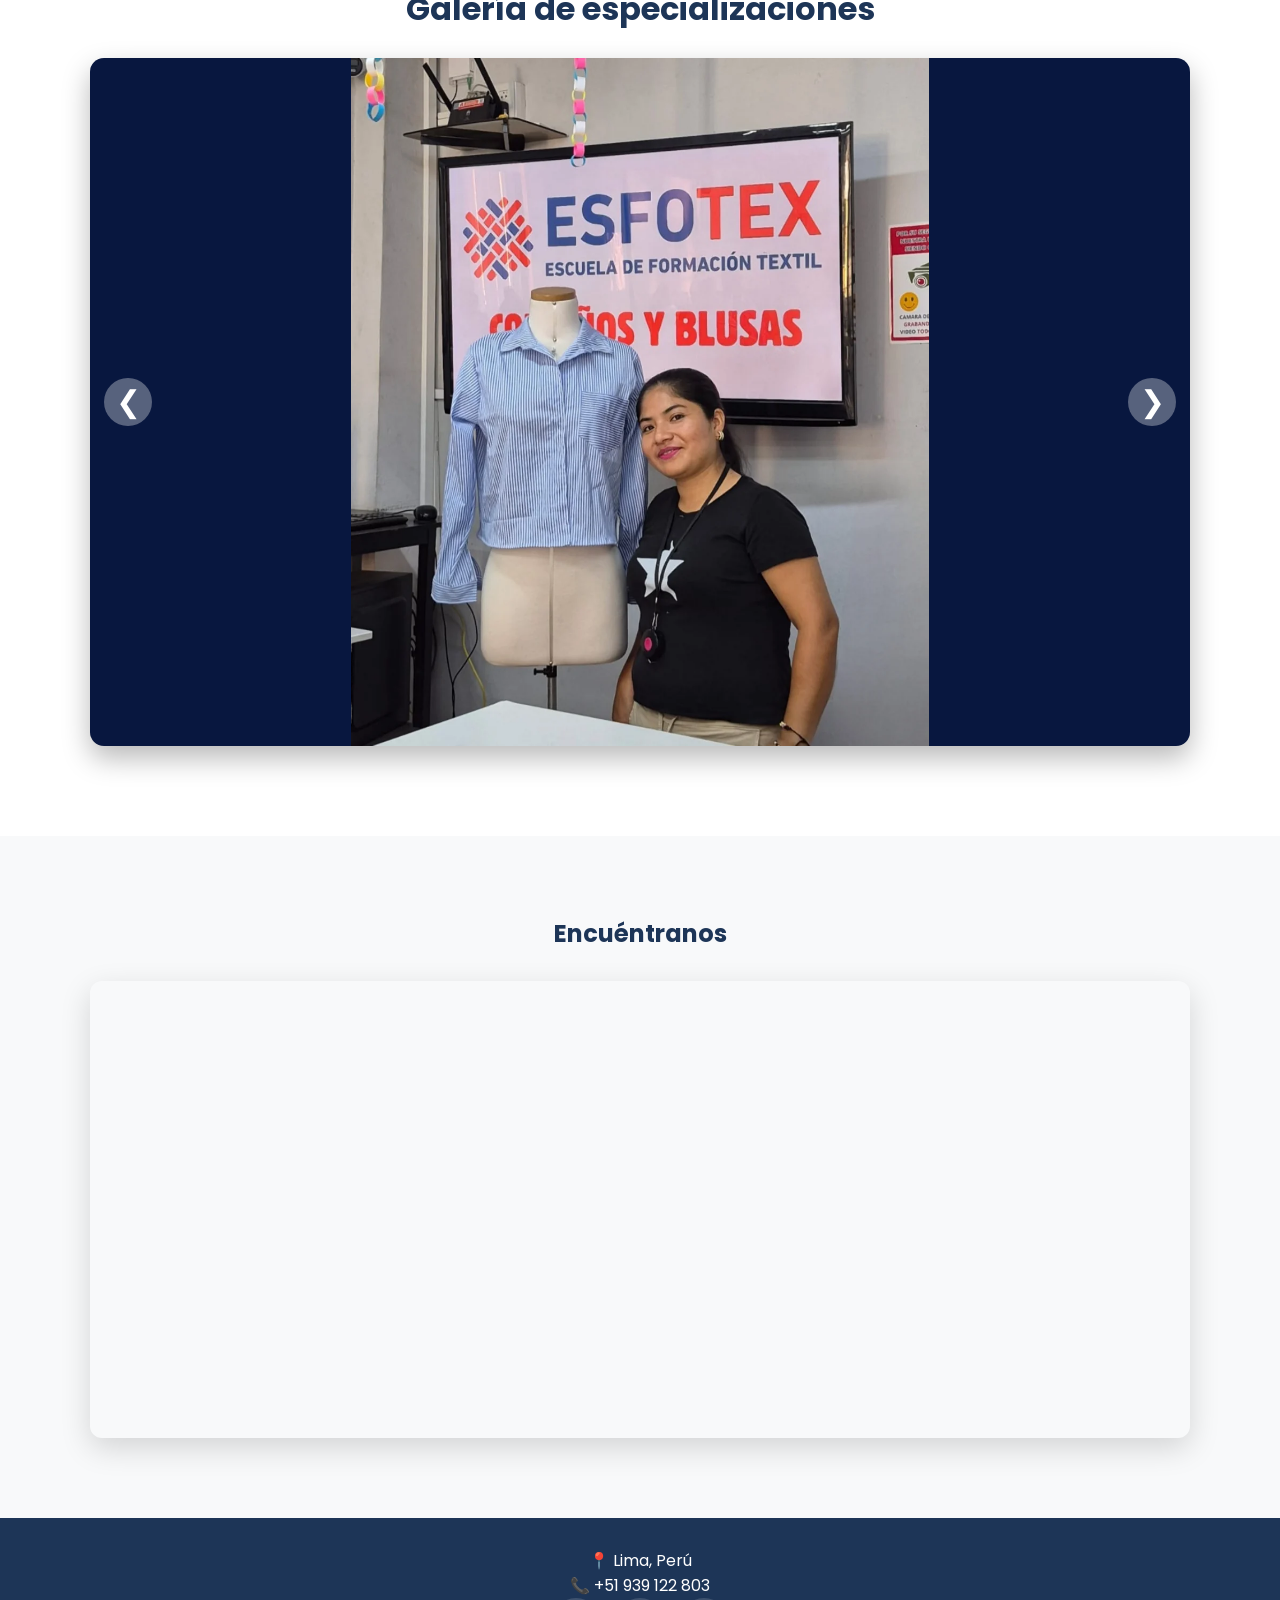
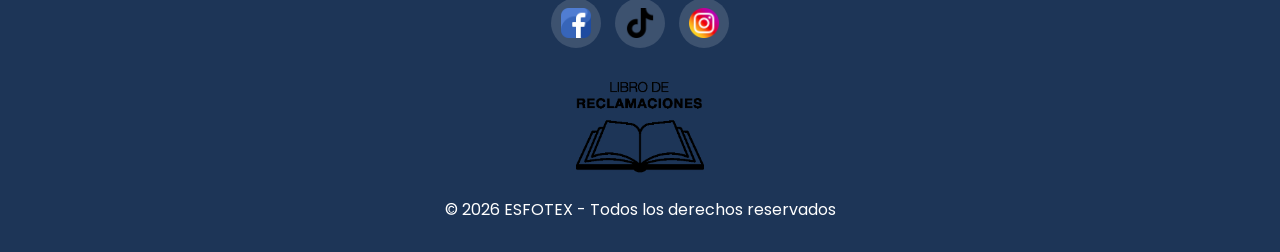
<file: Especializaciones.html>
<!DOCTYPE html>
<html lang="es">
<head>
<meta charset="UTF-8">
<meta name="viewport" content="width=device-width, initial-scale=1.0">
<title>Especialización en Confección Industrial en Los Olivos | ESFOTEX</title>
<meta name="description" content="Especialización en confección y sastrería industrial en Los Olivos, Lima. Perfecciona acabados, producción y técnicas avanzadas en ESFOTEX.">
<meta name="robots" content="index, follow">
<meta property="og:locale" content="es_PE">
<meta property="og:type" content="website">
<meta property="og:title" content="Especialización en Confección Industrial en Los Olivos | ESFOTEX">
<meta property="og:description" content="Programa de especializaciones para mejorar técnicas de confección y producción en Los Olivos.">
<meta property="og:image" content="img/especializacion-portada.webp">
<meta property="og:url" content="https://esfotex.edu.pe/Especializaciones.html">
<meta property="og:site_name" content="ESFOTEX">
<meta name="twitter:card" content="summary_large_image">
<meta name="twitter:title" content="Especialización en Confección Industrial en Los Olivos | ESFOTEX">
<meta name="twitter:description" content="Programa de especializaciones para mejorar técnicas de confección y producción en Los Olivos.">
<meta name="twitter:image" content="img/especializacion-portada.webp">
<link rel="canonical" href="https://esfotex.edu.pe/Especializaciones.html">
<link rel="preconnect" href="https://fonts.googleapis.com">
<link rel="preconnect" href="https://fonts.gstatic.com" crossorigin>
<link href="https://fonts.googleapis.com/css2?family=Poppins:wght@300;400;600;700&display=swap" rel="stylesheet">
<link rel="stylesheet" href="css/style.css">
<link rel="icon" type="image/webp" href="img/logo.webp">
<script type="application/ld+json">
{
	"@context": "https://schema.org",
	"@type": "Course",
	"name": "Especialización en Confección Industrial",
	"description": "Programa avanzado de acabados, optimización de producción y técnicas especializadas de confección.",
	"provider": {
		"@type": "Organization",
		"name": "ESFOTEX"
	},
	"educationalCredentialAwarded": "Certificación ESFOTEX",
	"inLanguage": "es",
	"about": ["confección industrial", "acabados", "producción", "Los Olivos"]
}
</script>
<script type="application/ld+json">
{
	"@context": "https://schema.org",
	"@type": "FAQPage",
	"mainEntity": [
		{
			"@type": "Question",
			"name": "¿A quién va dirigido este curso de especialización?",
			"acceptedAnswer": {
				"@type": "Answer",
				"text": "A alumnos y confeccionistas que ya conocen lo básico y quieren perfeccionar técnicas de acabado y producción."
			}
		},
		{
			"@type": "Question",
			"name": "¿Qué beneficios tiene una especialización?",
			"acceptedAnswer": {
				"@type": "Answer",
				"text": "Mejora la calidad final de la prenda, reduce errores y aumenta la competitividad para trabajo o emprendimiento."
			}
		},
		{
			"@type": "Question",
			"name": "¿Incluye certificación?",
			"acceptedAnswer": {
				"@type": "Answer",
				"text": "Sí, se entrega certificación ESFOTEX al culminar satisfactoriamente el programa."
			}
		}
	]
}
</script>
</head>
<body>

<header>
	<a href="index.html" class="logo" aria-label="ESFOTEX - Ir a inicio"><img src="img/logo.webp" alt="" class="logo-img"> ESFOTEX</a>
	<nav id="nav">
		<a href="index.html">Inicio</a>
		<a href="#curso">Curso</a>
		<a href="#mapa">Ubicación</a>
		<a href="https://wa.me/51939122803?text=Hola%20ESFOTEX%2C%20quisiera%20informaci%C3%B3n%20sobre%20sus%20cursos.%20%C2%BFMe%20pueden%20ayudar%3F">Contacto</a>
	</nav>
	<button type="button" class="menu-toggle" aria-label="Abrir menú de navegación" onclick="toggleMenu()">☰</button>
</header>

<section id="hero" class="hero-large hero-course" style="background:linear-gradient(rgba(0,0,0,.2),rgba(0,0,0,.3)),url('img/especializacion-portada.webp');background-size:cover;background-position:center;">
	<div class="hero-course-copy">
		<h1>Especializaciones</h1>
		<span class="course-duration" style="font-size:14px;padding:6px 14px;margin-bottom:12px;">⏱️ Duración: 1 mes c/u</span>
		<p>Perfecciona técnicas avanzadas de confección, acabados y producción para llevar tus prendas a un nivel más competitivo.</p>
	</div>
</section>

<section class="section audience-section">
	<div class="audience-layout">
		<div class="audience-copy">
			<h2>¿A quién va dirigido?</h2>
			<p class="audience-lead">Este curso de especialización está dirigido a quienes ya dominan la base y desean dar un salto profesional en confección y acabados.</p>
			<ul class="audience-list">
				<li><span class="audience-icon">👗</span><span>Alumnos y confeccionistas que buscan mejorar en PRENDAS de ALTA COSTURA.</span></li>
				<li><span class="audience-icon">📐</span><span>Personas que quieren perfeccionar el desarrollo de MOLDES con mayor precisión técnica.</span></li>
				<li><span class="audience-icon">🧵</span><span>Emprendedores que necesitan trabajar con MUESTRA FÍSICA para validar calidad y calce.</span></li>
				<li><span class="audience-icon">📏</span><span>Quienes desean dominar ESCALADO TÉCNICO y elaboración de FICHA TÉCNICA para producción.</span></li>
			</ul>
			<p class="audience-note">👉 Ideal para fortalecer tu perfil y trabajar con estándares profesionales de confección.</p>
		</div>
		<div class="audience-media">
			<img src="img/especializacion.webp" alt="Curso de especializaciones en confección" loading="lazy">
		</div>
	</div>
</section>

<section id="curso" class="section course-learn-section">
	<div class="course-learn-layout">
		<div class="course-learn-copy">
			<h2>¿Qué aprenderás?</h2>
			<p class="course-learn-intro">En este curso de especialización aprenderás:</p>
			<ul class="course-learn-list">
				<li>Técnicas de confección avanzada para prendas con mejor acabado y presentación profesional.</li>
				<li>Desarrollo de moldes aplicados a líneas especializadas según tipo de prenda y objetivo de producción.</li>
				<li>Optimización de procesos para reducir errores y elevar la calidad final de cada pieza.</li>
				<li>Aplicación de criterios técnicos para mejorar ajuste, detalle y terminaciones en confección.</li>
				<li>Enfoque práctico para fortalecer tu perfil laboral o impulsar tu emprendimiento textil.</li>
			</ul>
		</div>
		<div class="fade-carousel" data-carousel-key="especializaciones-fade" aria-label="Carrusel de especializaciones en confección">
		</div>
	</div>
</section>

<section class="section specializations-showcase" aria-labelledby="especializaciones-title">
	<h2 id="especializaciones-title">Nuestras Especializaciones</h2>
	<p class="section-copy">Elige la línea que más se adapta a tu perfil y perfecciona tu técnica con enfoque práctico.</p>
	<div class="spec-carousel-wrapper">
		<button class="spec-carousel-btn spec-carousel-prev" id="specPrevBtn" type="button" aria-label="Especialización anterior">&#10094;</button>
		<div class="spec-carousel-track" id="specCarouselTrack">
			<article class="course-card specialization-card">
				<img src="img/especializacion_lenceria.webp" alt="Especialización en lencería" loading="lazy" decoding="async">
				<p class="course-title">Especialización en Lencería</p>
			</article>
			<article class="course-card specialization-card">
				<img src="img/especializacion_niños.webp" alt="Especialización en ropa de niños" loading="lazy" decoding="async">
				<p class="course-title">Especialización en Ropa de Niños</p>
			</article>
			<article class="course-card specialization-card">
				<img src="img/especializacion_deporte.webp" alt="Especialización en ropa deportiva" loading="lazy" decoding="async">
				<p class="course-title">Especialización en Ropa Deportiva</p>
			</article>
			<article class="course-card specialization-card">
				<img src="img/especializacion_vestido.webp" alt="Especialización en vestidos" loading="lazy" decoding="async">
				<p class="course-title">Especialización en Vestidos</p>
			</article>
			<article class="course-card specialization-card">
				<img src="img/especializacion_uniforme.webp" alt="Especialización en uniformes" loading="lazy" decoding="async">
				<p class="course-title">Especialización en Uniformes</p>
			</article>
			<article class="course-card specialization-card">
				<img src="img/especializacion_sastre.webp" alt="Especialización en sastre" loading="lazy" decoding="async">
				<p class="course-title">Especialización en Sastre</p>
			</article>
			<article class="course-card specialization-card">
				<img src="img/especializacion_blusas.webp" alt="Especialización en blusas" loading="lazy" decoding="async">
				<p class="course-title">Especialización en Blusas</p>
			</article>
			<article class="course-card specialization-card">
				<img src="img/especializacion_perro.webp" alt="Especialización en ropa para mascotas" loading="lazy" decoding="async">
				<p class="course-title">Especialización en Ropa para Mascotas</p>
			</article>
			<article class="course-card specialization-card">
				<img src="img/especializacion_novia.webp" alt="Especialización en vestidos de novia" loading="lazy" decoding="async">
				<p class="course-title">Especialización en Vestidos de Novia</p>
			</article>
			<article class="course-card specialization-card">
				<img src="img/especializacion_hogar.webp" alt="Especialización en lencería del hogar" loading="lazy" decoding="async">
				<p class="course-title">Especialización en Lencería del Hogar</p>
			</article>
			<article class="course-card specialization-card">
				<img src="img/especializacion_bebe.webp" alt="Especialización en ropa de bebés" loading="lazy" decoding="async">
				<p class="course-title">Especialización en Ropa de Bebés</p>
			</article>
			<article class="course-card specialization-card">
				<img src="img/especializacion_polos.webp" alt="Especialización de polos" loading="lazy" decoding="async">
				<p class="course-title">Especialización de Polos</p>
			</article>
		</div>
		<button class="spec-carousel-btn spec-carousel-next" id="specNextBtn" type="button" aria-label="Especialización siguiente">&#10095;</button>
	</div>
</section>


<section class="section machine-gallery-section">
	<h2>Galería de especializaciones</h2>
	<div class="machine-carousel" data-carousel-key="especializaciones-gallery" aria-label="Carrusel de especializaciones">
		<button class="machine-carousel-btn machine-carousel-prev" type="button" aria-label="Imagen anterior">&#10094;</button>
		<button class="machine-carousel-btn machine-carousel-next" type="button" aria-label="Imagen siguiente">&#10095;</button>
	</div>
</section>

<section id="mapa" class="map-section">
	<h2>Encuéntranos</h2>
	<div class="map-container">
		<iframe src="https://www.google.com/maps/embed?pb=!1m18!1m12!1m3!1d3903.0002546383166!2d-77.08265209999999!3d-11.9744838!2m3!1f0!2f0!3f0!3m2!1i1024!2i768!4f13.1!3m3!1m2!1s0x9105cf167b0f1ec7%3A0x88a87dd2331f4fb0!2sESFOTEX!5e0!3m2!1ses!2spe!4v1771445108299!5m2!1ses!2spe" width="100%" height="450" style="border:0;" allowfullscreen="" loading="lazy" referrerpolicy="no-referrer-when-downgrade"></iframe>
	</div>
</section>

<footer id="contacto">
	<p>📍 Lima, Perú</p>
	<p>📞 +51 939 122 803</p>
	<div class="social-links" aria-label="Redes sociales ESFOTEX">
		<a href="https://www.facebook.com/esfotex" class="social-link" target="_blank" rel="noopener noreferrer" aria-label="Facebook ESFOTEX">
			<img src="img/Fb_icon.webp" alt="Facebook" loading="lazy" decoding="async">
		</a>
		<a href="https://www.tiktok.com/@esfotexperu" class="social-link" target="_blank" rel="noopener noreferrer" aria-label="TikTok ESFOTEX">
			<img src="img/Tik_ico.webp" alt="TikTok" loading="lazy" decoding="async">
		</a>
		<a href="https://www.instagram.com/esfotex" class="social-link" target="_blank" rel="noopener noreferrer" aria-label="Instagram ESFOTEX">
			<img src="img/Ig_ico.webp" alt="Instagram" loading="lazy" decoding="async">
		</a>
	</div>
	<div class="footer-claims">
		<a href="LibroDeReclamaciones.html" aria-label="Libro de Reclamaciones">
			<img src="img/reclamaciones.webp" alt="Libro de Reclamaciones" loading="lazy" decoding="async">
		</a>
	</div>
	<p>© 2026 ESFOTEX - Todos los derechos reservados</p>
</footer>

<a href="https://wa.me/51939122803?text=Hola%20ESFOTEX%2C%20quisiera%20informaci%C3%B3n%20sobre%20sus%20cursos.%20%C2%BFMe%20pueden%20ayudar%3F" class="whatsapp"><img src="img/WhatsApp_icon.webp" alt="WhatsApp"></a>

<script src="js/carousels-config.js"></script>
<script src="js/script.js"></script>
</body>
</html>
</file>
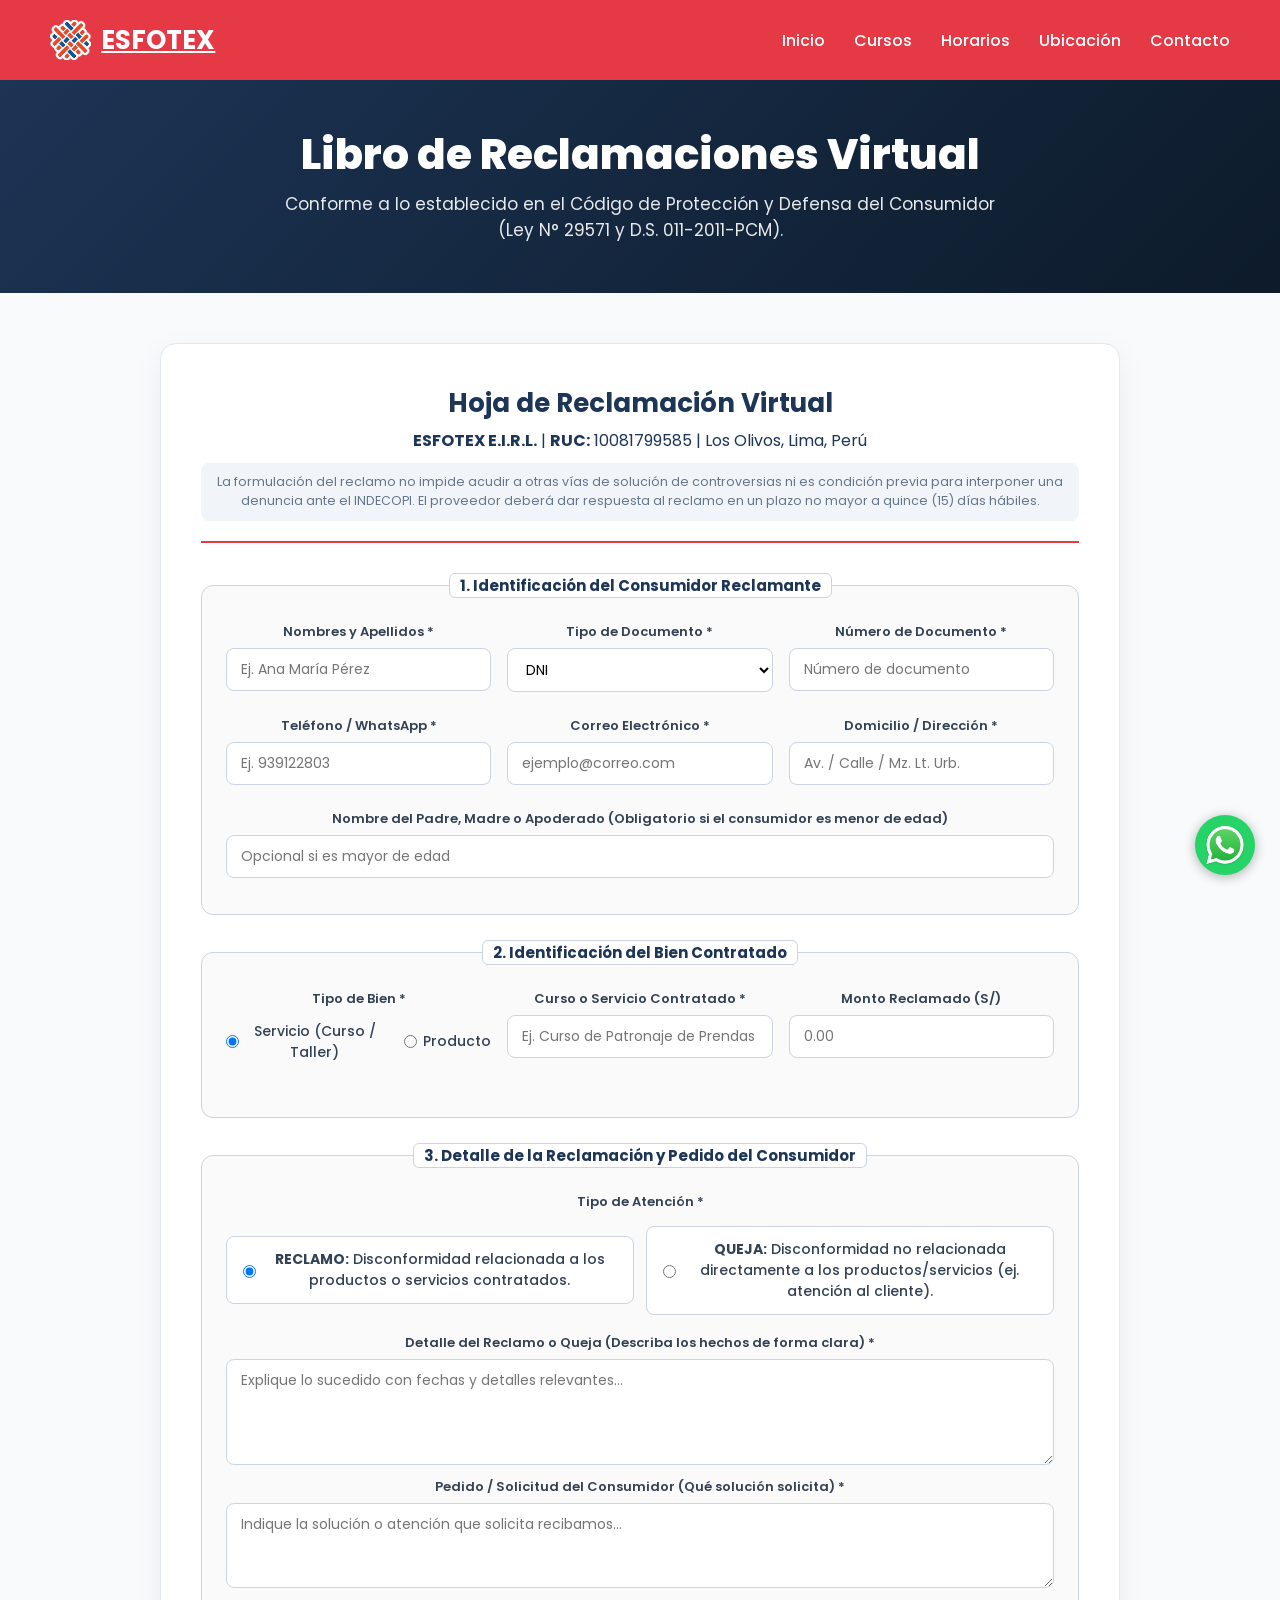
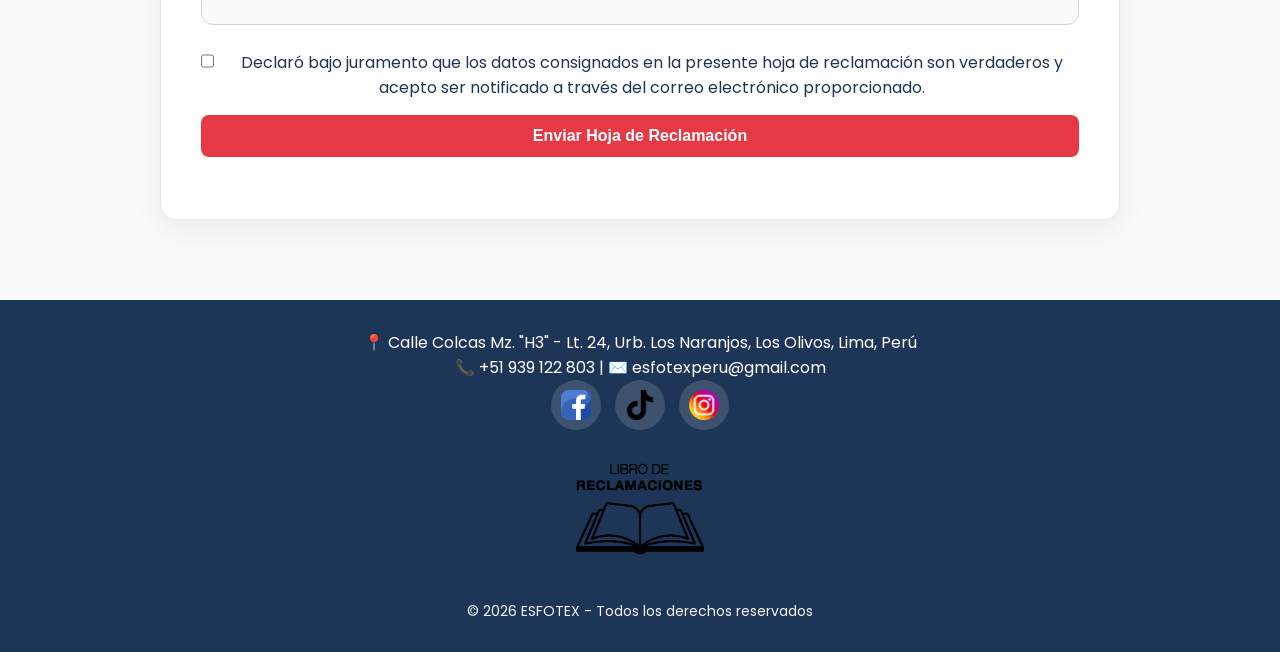
<file: LibroDeReclamaciones.html>
<!DOCTYPE html>
<html lang="es">

<head>
	<meta charset="UTF-8">
	<meta name="viewport" content="width=device-width, initial-scale=1.0">
	<title>Libro de Reclamaciones Virtual | ESFOTEX</title>
	<meta name="description"
		content="Hoja de Reclamación Virtual de ESFOTEX según el Código de Protección y Defensa del Consumidor en Los Olivos, Lima.">
	<meta name="robots" content="index, follow">
	<meta name="author" content="ESFOTEX">
	<meta property="og:locale" content="es_PE">
	<meta property="og:type" content="website">
	<meta property="og:title" content="Libro de Reclamaciones Virtual | ESFOTEX">
	<meta property="og:description"
		content="Hoja de Reclamación Virtual de ESFOTEX. Registra tu reclamo o queja de forma rápida y legal.">
	<meta property="og:image" content="img/logo.webp">
	<meta property="og:url" content="https://esfotex.edu.pe/LibroDeReclamaciones.html">
	<meta property="og:site_name" content="ESFOTEX">
	<link rel="canonical" href="https://esfotex.edu.pe/LibroDeReclamaciones.html">
	<link rel="preconnect" href="https://fonts.googleapis.com">
	<link rel="preconnect" href="https://fonts.gstatic.com" crossorigin>
	<link href="https://fonts.googleapis.com/css2?family=Poppins:wght@300;400;600;700&display=swap" rel="stylesheet">
	<link rel="stylesheet" href="css/style.css">
	<link rel="icon" type="image/webp" href="img/logo.webp">
</head>

<body>

	<!-- HEADER -->
	<header>
		<a href="index.html" class="logo" aria-label="ESFOTEX - Ir a inicio"><img src="img/logo.webp" alt="ESFOTEX Logo"
				class="logo-img"> ESFOTEX</a>
		<nav id="nav">
			<a href="index.html">Inicio</a>
			<a href="index.html#cursos">Cursos</a>
			<a href="index.html#horarios">Horarios</a>
			<a href="index.html#encuentranos">Ubicación</a>
			<a
				href="https://wa.me/51939122803?text=Hola%20ESFOTEX%2C%20quisiera%20informaci%C3%B3n%20sobre%20sus%20cursos.">Contacto</a>
		</nav>
		<button type="button" class="menu-toggle" aria-label="Abrir menú de navegación"
			onclick="toggleMenu()">☰</button>
	</header>

	<!-- HERO CABECERA -->
	<section class="reclamaciones-hero">
		<div class="reclamaciones-hero-content">
			<h1>Libro de Reclamaciones Virtual</h1>
			<p>Conforme a lo establecido en el Código de Protección y Defensa del Consumidor (Ley N° 29571 y D.S. 011-2011-PCM).</p>
		</div>
	</section>

	<!-- FORMULARIO DE RECLAMACIONES -->
	<section class="section reclamaciones-section">
		<div class="reclamaciones-container"
			data-sheet-endpoint="https://script.google.com/macros/s/AKfycbxOZXMDzjGcJqYTRLuFmPyD3vWu-ZXmnkZc4Gt6fo57atu484VAoHxvT0DNgZZLwWtm8A/exec">

			<div class="reclamaciones-header-info">
				<h2>Hoja de Reclamación Virtual</h2>
				<p><strong>ESFOTEX E.I.R.L.</strong> | <strong>RUC:</strong> 10081799585 | Los Olivos, Lima, Perú</p>
				<p class="reclamaciones-leyenda">La formulación del reclamo no impide acudir a otras vías de solución de
					controversias ni es condición previa para interponer una denuncia ante el INDECOPI. El proveedor
					deberá dar respuesta al reclamo en un plazo no mayor a quince (15) días hábiles.</p>
			</div>

			<form id="reclamacionForm" class="reclamacion-form" novalidate>
				<input type="hidden" name="tipoFormulario" value="reclamacion">

				<!-- 1. IDENTIFICACIÓN DEL CONSUMIDOR -->
				<fieldset class="reclamacion-block">
					<legend>1. Identificación del Consumidor Reclamante</legend>

					<div class="form-group-grid">
						<div class="form-field">
							<label for="recNombre">Nombres y Apellidos *</label>
							<input id="recNombre" name="nombre" type="text" autocomplete="name" required
								placeholder="Ej. Ana María Pérez">
						</div>

						<div class="form-field">
							<label for="recTipoDoc">Tipo de Documento *</label>
							<select id="recTipoDoc" name="tipoDoc" required>
								<option value="DNI" selected>DNI</option>
								<option value="CE">Carné de Extranjería</option>
								<option value="Pasaporte">Pasaporte</option>
							</select>
						</div>

						<div class="form-field">
							<label for="recNumDoc">Número de Documento *</label>
							<input id="recNumDoc" name="numDoc" type="text" required placeholder="Número de documento">
						</div>
					</div>

					<div class="form-group-grid">
						<div class="form-field">
							<label for="recTelefono">Teléfono / WhatsApp *</label>
							<input id="recTelefono" name="telefono" type="tel" required autocomplete="tel"
								placeholder="Ej. 939122803">
						</div>

						<div class="form-field">
							<label for="recCorreo">Correo Electrónico *</label>
							<input id="recCorreo" name="correo" type="email" required autocomplete="email"
								placeholder="ejemplo@correo.com">
						</div>

						<div class="form-field">
							<label for="recDireccion">Domicilio / Dirección *</label>
							<input id="recDireccion" name="direccion" type="text" required
								placeholder="Av. / Calle / Mz. Lt. Urb.">
						</div>
					</div>

					<div class="form-field">
						<label for="recApoderado">Nombre del Padre, Madre o Apoderado (Obligatorio si el consumidor es
							menor de edad)</label>
						<input id="recApoderado" name="apoderado" type="text"
							placeholder="Opcional si es mayor de edad">
					</div>
				</fieldset>

				<!-- 2. IDENTIFICACIÓN DEL BIEN CONTRATADO -->
				<fieldset class="reclamacion-block">
					<legend>2. Identificación del Bien Contratado</legend>

					<div class="form-group-grid">
						<div class="form-field">
							<label>Tipo de Bien *</label>
							<div class="radio-group">
								<label><input type="radio" name="tipoBien" value="Servicio" checked> Servicio (Curso /
									Taller)</label>
								<label><input type="radio" name="tipoBien" value="Producto"> Producto</label>
							</div>
						</div>

						<div class="form-field">
							<label for="recServicio">Curso o Servicio Contratado *</label>
							<input id="recServicio" name="servicio" type="text" required
								placeholder="Ej. Curso de Patronaje de Prendas">
						</div>

						<div class="form-field">
							<label for="recMonto">Monto Reclamado (S/)</label>
							<input id="recMonto" name="monto" type="number" step="0.01" min="0" placeholder="0.00">
						</div>
					</div>
				</fieldset>

				<!-- 3. DETALLE DE LA RECLAMACIÓN -->
				<fieldset class="reclamacion-block">
					<legend>3. Detalle de la Reclamación y Pedido del Consumidor</legend>

					<div class="form-field">
						<label>Tipo de Atención *</label>
						<div class="radio-group radio-group-cards">
							<label class="radio-card">
								<input type="radio" name="tipoAtencion" value="Reclamo" checked>
								<div>
									<strong>RECLAMO:</strong> Disconformidad relacionada a los productos o servicios
									contratados.
								</div>
							</label>
							<label class="radio-card">
								<input type="radio" name="tipoAtencion" value="Queja">
								<div>
									<strong>QUEJA:</strong> Disconformidad no relacionada directamente a los
									productos/servicios (ej. atención al cliente).
								</div>
							</label>
						</div>
					</div>

					<div class="form-field">
						<label for="recDetalle">Detalle del Reclamo o Queja (Describa los hechos de forma clara)
							*</label>
						<textarea id="recDetalle" name="detalle" rows="4" required
							placeholder="Explique lo sucedido con fechas y detalles relevantes..."></textarea>
					</div>

					<div class="form-field">
						<label for="recPedido">Pedido / Solicitud del Consumidor (Qué solución solicita) *</label>
						<textarea id="recPedido" name="pedido" rows="3" required
							placeholder="Indique la solución o atención que solicita recibamos..."></textarea>
					</div>
				</fieldset>

				<input type="text" name="empresa" class="registro-bot-field" tabindex="-1" autocomplete="off"
					aria-hidden="true">

				<label class="registro-check" for="recTerminos">
					<input id="recTerminos" name="terminos" type="checkbox" required>
					<span>Declaró bajo juramento que los datos consignados en la presente hoja de reclamación son
						verdaderos y acepto ser notificado a través del correo electrónico proporcionado.</span>
				</label>

				<button type="submit" class="btn-primary registro-submit" style="width:100%; margin-top:15px;">Enviar
					Hoja de Reclamación</button>
				<p id="reclamacionStatus" class="registro-status" aria-live="polite"></p>
			</form>
		</div>
	</section>

	<!-- FOOTER -->
	<footer id="contacto">
		<p>📍 Calle Colcas Mz. "H3" - Lt. 24, Urb. Los Naranjos, Los Olivos, Lima, Perú</p>
		<p>📞 +51 939 122 803 | ✉️ esfotexperu@gmail.com</p>
		<div class="social-links" aria-label="Redes sociales ESFOTEX">
			<a href="https://www.facebook.com/esfotex" class="social-link" target="_blank" rel="noopener noreferrer"
				aria-label="Facebook ESFOTEX">
				<img src="img/Fb_icon.webp" alt="Facebook" loading="lazy" decoding="async">
			</a>
			<a href="https://www.tiktok.com/@esfotexperu" class="social-link" target="_blank" rel="noopener noreferrer"
				aria-label="TikTok ESFOTEX">
				<img src="img/Tik_ico.webp" alt="TikTok" loading="lazy" decoding="async">
			</a>
			<a href="https://www.instagram.com/esfotex" class="social-link" target="_blank" rel="noopener noreferrer"
				aria-label="Instagram ESFOTEX">
				<img src="img/Ig_ico.webp" alt="Instagram" loading="lazy" decoding="async">
			</a>
		</div>
		<div class="footer-claims">
			<a href="LibroDeReclamaciones.html" aria-label="Libro de Reclamaciones">
				<img src="img/reclamaciones.webp" alt="Libro de Reclamaciones" loading="lazy" decoding="async">
			</a>
		</div>
		<p class="footer-copy">© 2026 ESFOTEX - Todos los derechos reservados</p>
	</footer>

	<a href="https://wa.me/51939122803?text=Hola%20ESFOTEX%2C%20quisiera%20informaci%C3%B3n%20sobre%20sus%20cursos."
		class="whatsapp"><img src="img/WhatsApp_icon.webp" alt="WhatsApp"></a>

	<script src="js/script.js"></script>
</body>

</html>
</file>
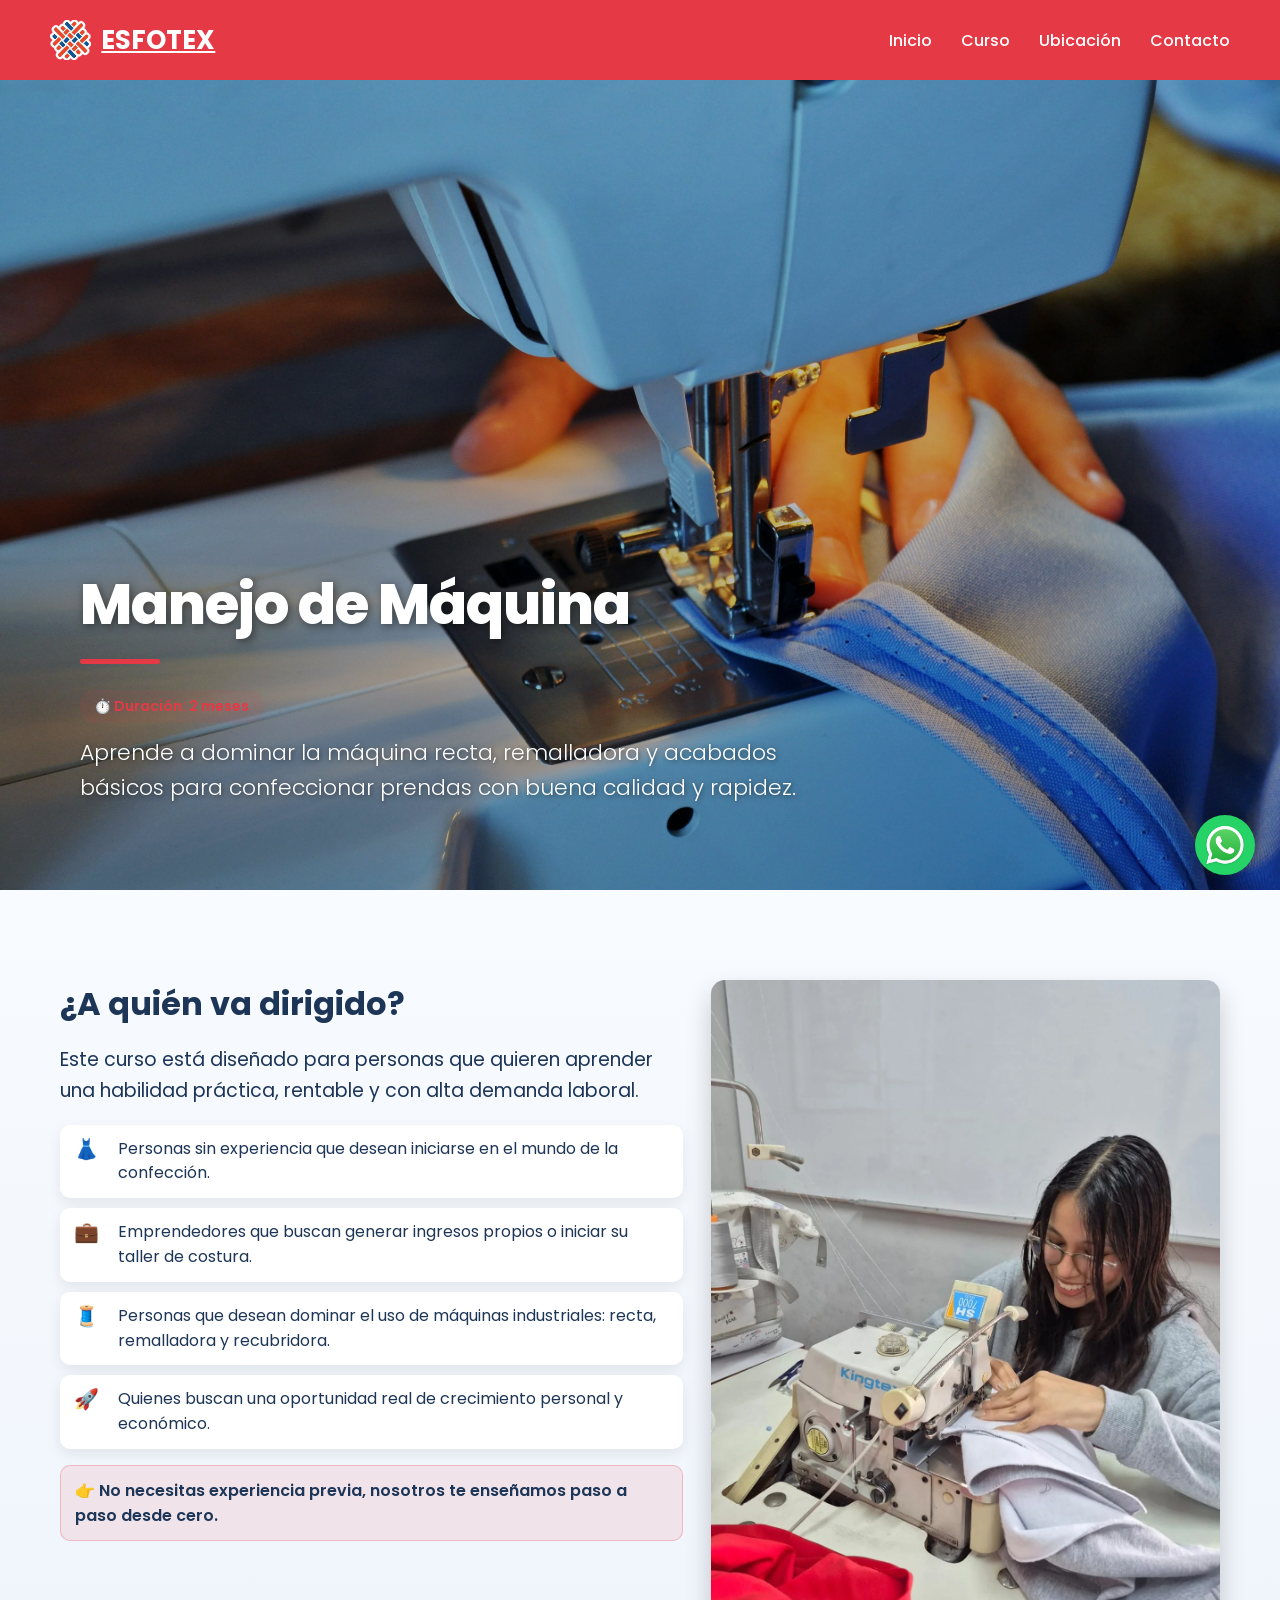
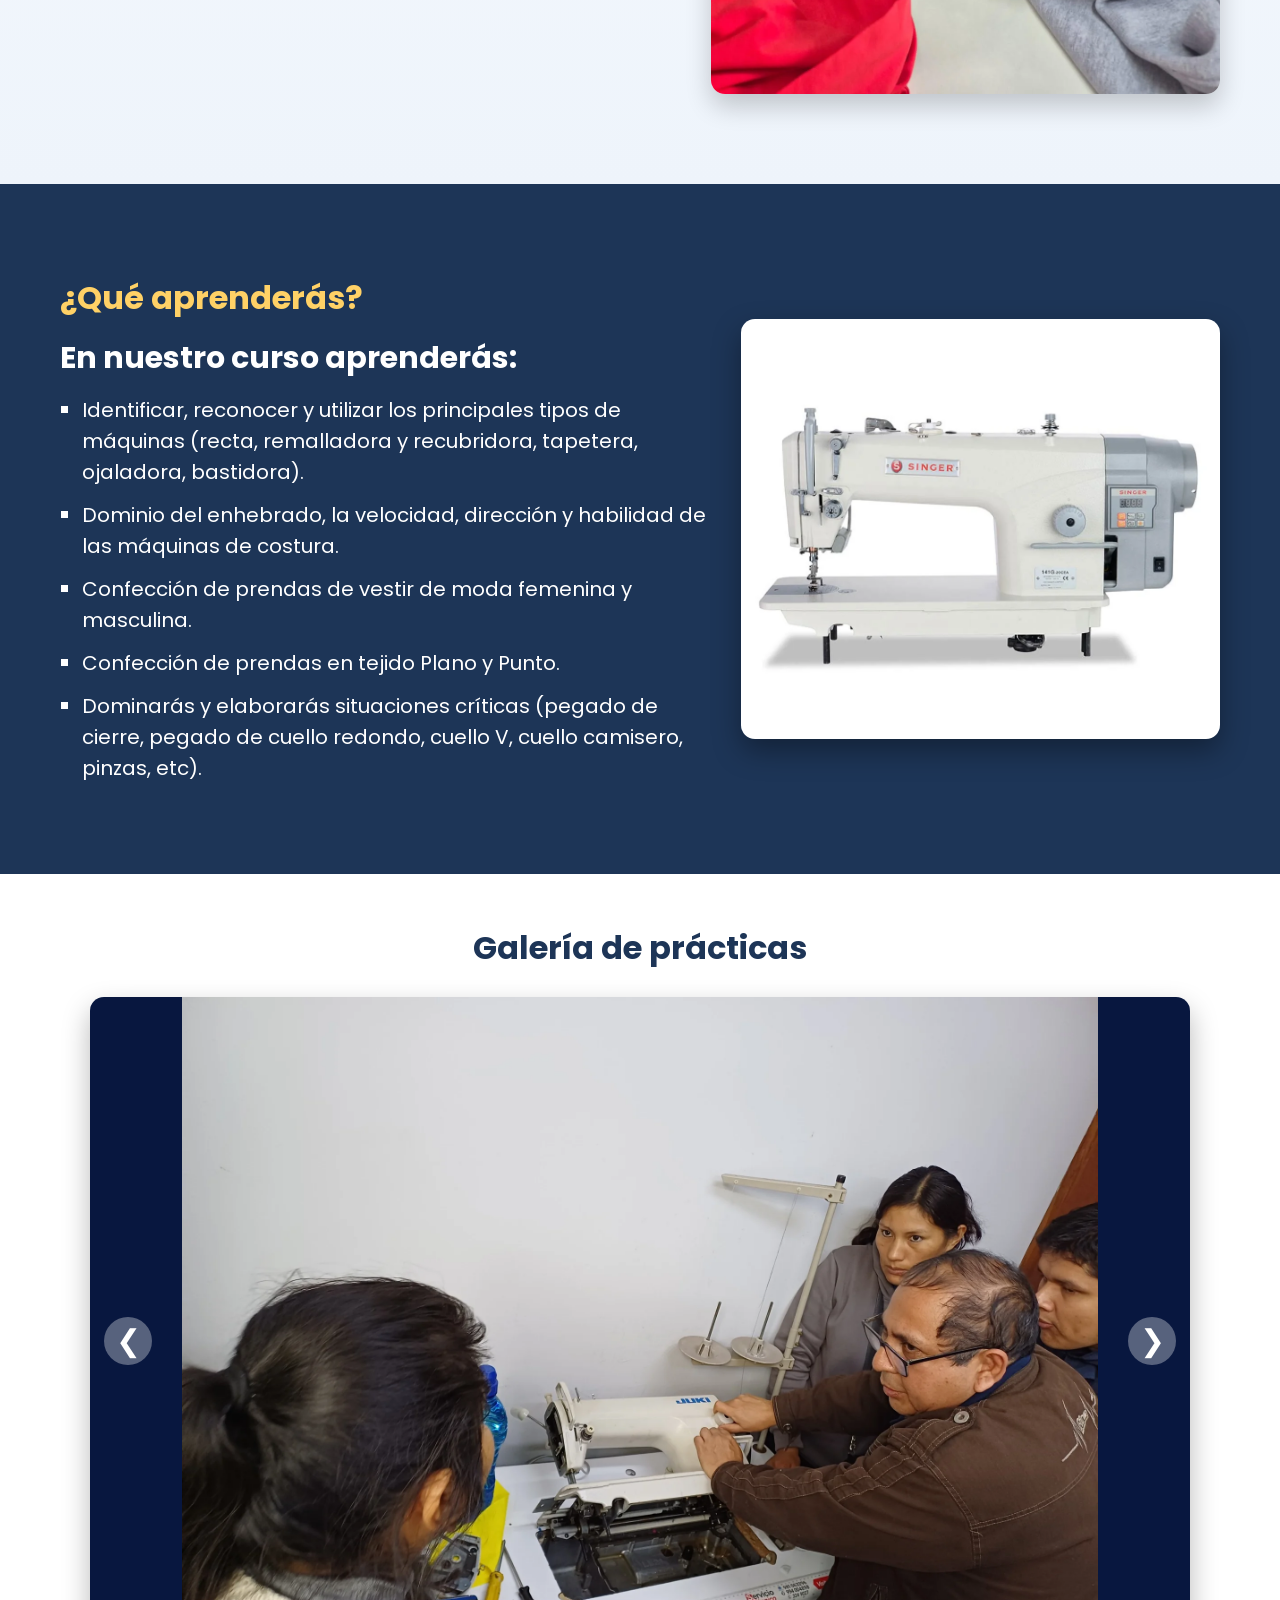
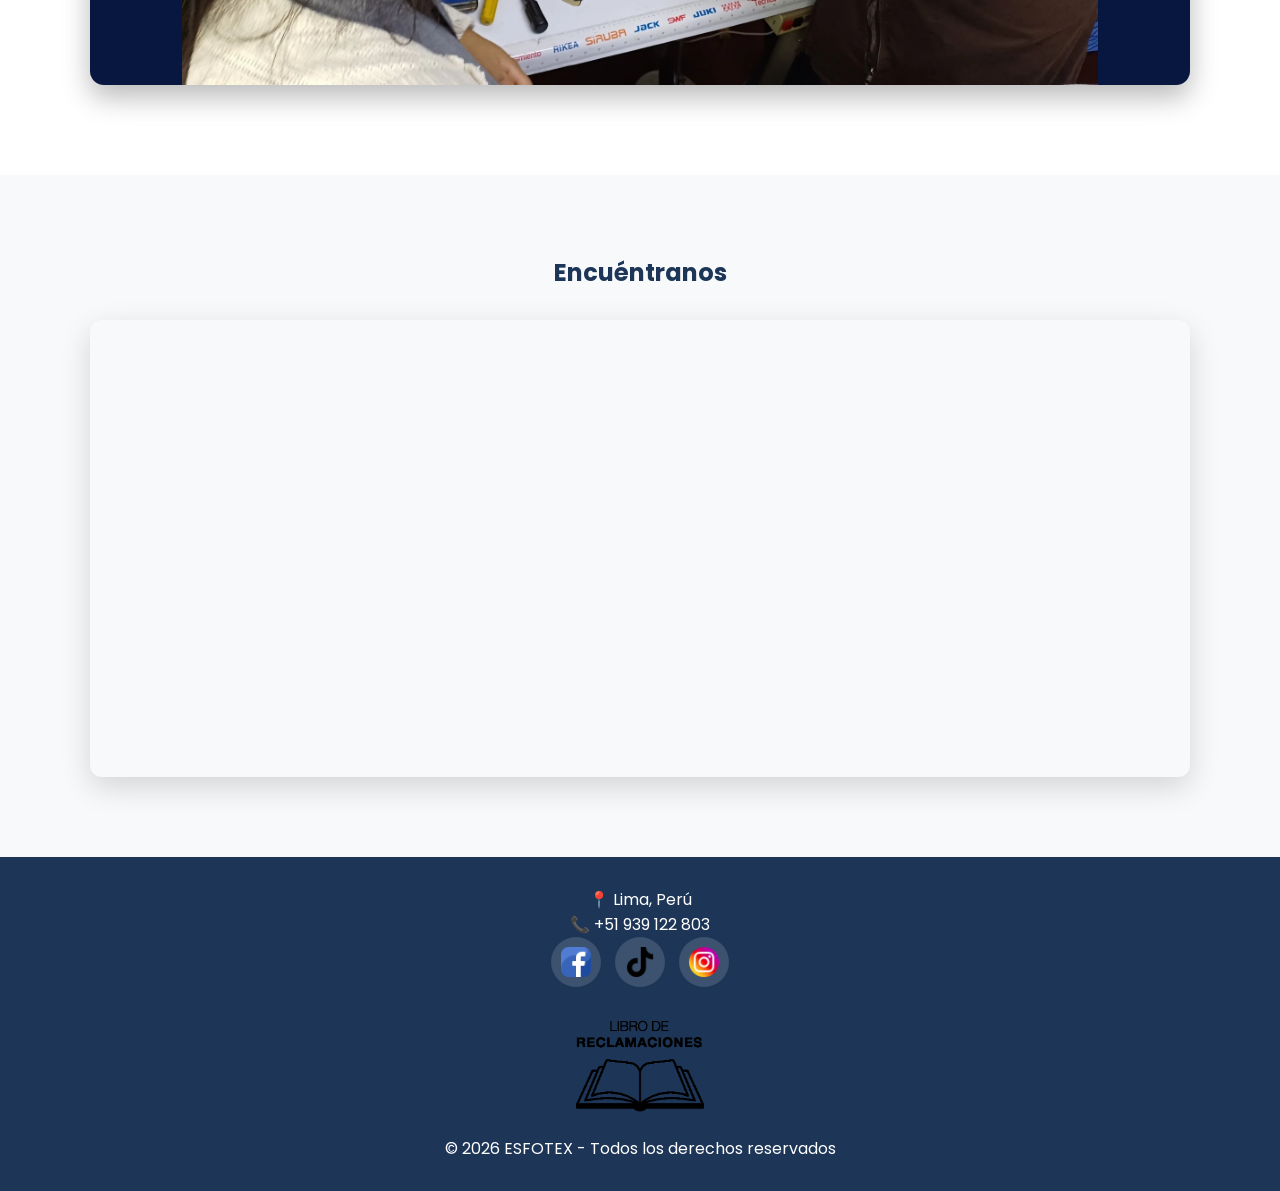
<file: ManejoDeMaquina.html>
<!DOCTYPE html>
<html lang="es">
<head>
<meta charset="UTF-8">
<meta name="viewport" content="width=device-width, initial-scale=1.0">
<title>Curso de Manejo de Máquina Industrial en Los Olivos | ESFOTEX</title>
<meta name="description" content="Curso de Manejo de Máquina Industrial en Los Olivos, Lima. Aprende a usar máquina recta, remalladora y técnicas base de confección en ESFOTEX.">
<meta name="robots" content="index, follow">
<meta name="author" content="ESFOTEX">
<meta property="og:locale" content="es_PE">
<meta property="og:type" content="website">
<meta property="og:title" content="Curso de Manejo de Máquina Industrial en Los Olivos | ESFOTEX">
<meta property="og:description" content="Curso práctico de máquinas industriales: recta, remalladora y técnicas base de confección en Los Olivos.">
<meta property="og:image" content="img/maquina-portada.webp">
<meta property="og:url" content="https://esfotex.edu.pe/ManejoDeMaquina.html">
<meta property="og:site_name" content="ESFOTEX">
<meta name="twitter:card" content="summary_large_image">
<meta name="twitter:title" content="Curso de Manejo de Máquina Industrial en Los Olivos | ESFOTEX">
<meta name="twitter:description" content="Aprende operación de máquinas industriales con certificación ESFOTEX en Los Olivos, Lima.">
<meta name="twitter:image" content="img/maquina-portada.webp">
<link rel="canonical" href="https://esfotex.edu.pe/ManejoDeMaquina.html">
<link rel="preconnect" href="https://fonts.googleapis.com">
<link rel="preconnect" href="https://fonts.gstatic.com" crossorigin>
<link href="https://fonts.googleapis.com/css2?family=Poppins:wght@300;400;600;700&display=swap" rel="stylesheet">
<link rel="stylesheet" href="css/style.css">
<link rel="icon" type="image/webp" href="img/logo.webp">
<script type="application/ld+json">
{
	"@context": "https://schema.org",
	"@type": "Course",
	"name": "Manejo de Máquina Industrial",
	"description": "Curso práctico de operación de máquina recta, remalladora y técnicas base de confección.",
	"provider": {
		"@type": "Organization",
		"name": "ESFOTEX"
	},
	"educationalCredentialAwarded": "Certificación ESFOTEX",
	"inLanguage": "es",
	"about": ["costura", "confección", "sastrería industrial", "Los Olivos"]
}
</script>
<script type="application/ld+json">
{
	"@context": "https://schema.org",
	"@type": "FAQPage",
	"mainEntity": [
		{
			"@type": "Question",
			"name": "¿Necesito experiencia previa para llevar Manejo de Máquina?",
			"acceptedAnswer": {
				"@type": "Answer",
				"text": "No. El curso está pensado para principiantes y también para quienes desean reforzar su técnica en confección industrial."
			}
		},
		{
			"@type": "Question",
			"name": "¿Qué máquinas aprenderé a usar?",
			"acceptedAnswer": {
				"@type": "Answer",
				"text": "Se trabaja con máquina recta y remalladora, además de prácticas de costuras y acabados básicos."
			}
		},
		{
			"@type": "Question",
			"name": "¿Otorgan certificado?",
			"acceptedAnswer": {
				"@type": "Answer",
				"text": "Sí, al finalizar satisfactoriamente el curso se entrega certificación de ESFOTEX."
			}
		}
	]
}
</script>
</head>
<body>

<header>
	<a href="index.html" class="logo" aria-label="ESFOTEX - Ir a inicio"><img src="img/logo.webp" alt="" class="logo-img"> ESFOTEX</a>
	<nav id="nav">
		<a href="index.html">Inicio</a>
		<a href="#curso">Curso</a>
		<a href="#mapa">Ubicación</a>
		<a href="https://wa.me/51939122803?text=Hola%20ESFOTEX%2C%20quiero%20mas%20informacion%20sobre%20el%20curso%20de%20Manejo%20de%20Maquina.">Contacto</a>
	</nav>
	<button type="button" class="menu-toggle" aria-label="Abrir menú de navegación" onclick="toggleMenu()">☰</button>
</header>

<section id="hero" class="hero-large hero-course" style="background:linear-gradient(rgba(0,0,0,.2),rgba(0,0,0,.3)),url('img/maquina-portada.webp');background-size:cover;background-position:center;">
	<div class="hero-course-copy">
		<h1>Manejo de Máquina</h1>
		<span class="course-duration" style="font-size:14px;padding:6px 14px;margin-bottom:12px;">⏱️ Duración: 2 meses</span>
		<p>Aprende a dominar la máquina recta, remalladora y acabados básicos para confeccionar prendas con buena calidad y rapidez.</p>
	</div>
</section>

<section class="section audience-section">
	<div class="audience-layout">
		<div class="audience-copy">
			<h2>¿A quién va dirigido?</h2>
			<p class="audience-lead">Este curso está diseñado para personas que quieren aprender una habilidad práctica, rentable y con alta demanda laboral.</p>
			<ul class="audience-list">
				<li><span class="audience-icon">👗</span><span>Personas sin experiencia que desean iniciarse en el mundo de la confección.</span></li>
				<li><span class="audience-icon">💼</span><span>Emprendedores que buscan generar ingresos propios o iniciar su taller de costura.</span></li>
				<li><span class="audience-icon">🧵</span><span>Personas que desean dominar el uso de máquinas industriales: recta, remalladora y recubridora.</span></li>
				<li><span class="audience-icon">🚀</span><span>Quienes buscan una oportunidad real de crecimiento personal y económico.</span></li>
			</ul>
			<p class="audience-note">👉 No necesitas experiencia previa, nosotros te enseñamos paso a paso desde cero.</p>
		</div>
		<div class="audience-media">
			<img src="img/manejo_intro.webp" alt="Estudiante aprendiendo manejo de máquina industrial" loading="lazy">
		</div>
	</div>
</section>

<section id="curso" class="section course-learn-section">
	<div class="course-learn-layout">
		<div class="course-learn-copy">
			<h2>¿Qué aprenderás?</h2>
			<p class="course-learn-intro">En nuestro curso aprenderás:</p>
			<ul class="course-learn-list">
				<li>Identificar, reconocer y utilizar los principales tipos de máquinas (recta, remalladora y recubridora, tapetera, ojaladora, bastidora).</li>
				<li>Dominio del enhebrado, la velocidad, dirección y habilidad de las máquinas de costura.</li>
				<li>Confección de prendas de vestir de moda femenina y masculina.</li>
				<li>Confección de prendas en tejido Plano y Punto.</li>
				<li>Dominarás y elaborarás situaciones críticas (pegado de cierre, pegado de cuello redondo, cuello V, cuello camisero, pinzas, etc).</li>
			</ul>
		</div>
		<div class="fade-carousel" data-carousel-key="maquina-fade" aria-label="Carrusel de máquinas industriales">
		</div>
	</div>
</section>

<!--
<section class="section">
	<h2>Vista previa de nuestro checklist de Manejo de Máquina</h2>
	<div class="pdf-preview">
		<iframe class="pdf-preview-frame" src="pdf/CHECK%20LIST%20MANEJO%20DE%20MAQUINA%202026.pdf" loading="lazy" title="Vista previa PDF de Manejo de Máquina"></iframe>
		<p class="pdf-mobile-cta"><a class="btn-primary" href="pdf/CHECK%20LIST%20MANEJO%20DE%20MAQUINA%202026.pdf" target="_blank" rel="noopener">Ver PDF completo</a></p>
		<p class="pdf-desktop-link"><a href="pdf/CHECK%20LIST%20MANEJO%20DE%20MAQUINA%202026.pdf" target="_blank" rel="noopener">Abrir PDF en una nueva pestaña</a></p>
	</div>
</section>
-->

<section class="section machine-gallery-section">
	<h2>Galería de prácticas</h2>
	<div class="machine-carousel" data-carousel-key="maquina-gallery" aria-label="Carrusel de prácticas de manejo de máquina">
		<button class="machine-carousel-btn machine-carousel-prev" type="button" aria-label="Imagen anterior">&#10094;</button>
		<button class="machine-carousel-btn machine-carousel-next" type="button" aria-label="Imagen siguiente">&#10095;</button>
	</div>
</section>

<section id="mapa" class="map-section">
	<h2>Encuéntranos</h2>
	<div class="map-container">
		<iframe src="https://www.google.com/maps/embed?pb=!1m18!1m12!1m3!1d3903.0002546383166!2d-77.08265209999999!3d-11.9744838!2m3!1f0!2f0!3f0!3m2!1i1024!2i768!4f13.1!3m3!1m2!1s0x9105cf167b0f1ec7%3A0x88a87dd2331f4fb0!2sESFOTEX!5e0!3m2!1ses!2spe!4v1771445108299!5m2!1ses!2spe" width="100%" height="450" style="border:0;" allowfullscreen="" loading="lazy" referrerpolicy="no-referrer-when-downgrade"></iframe>
	</div>
</section>

<footer id="contacto">
	<p>📍 Lima, Perú</p>
	<p>📞 +51 939 122 803</p>
	<div class="social-links" aria-label="Redes sociales ESFOTEX">
		<a href="https://www.facebook.com/esfotex" class="social-link" target="_blank" rel="noopener noreferrer" aria-label="Facebook ESFOTEX">
			<img src="img/Fb_icon.webp" alt="Facebook" loading="lazy" decoding="async">
		</a>
		<a href="https://www.tiktok.com/@esfotexperu" class="social-link" target="_blank" rel="noopener noreferrer" aria-label="TikTok ESFOTEX">
			<img src="img/Tik_ico.webp" alt="TikTok" loading="lazy" decoding="async">
		</a>
		<a href="https://www.instagram.com/esfotex" class="social-link" target="_blank" rel="noopener noreferrer" aria-label="Instagram ESFOTEX">
			<img src="img/Ig_ico.webp" alt="Instagram" loading="lazy" decoding="async">
		</a>
	</div>
	<div class="footer-claims">
		<a href="LibroDeReclamaciones.html" aria-label="Libro de Reclamaciones">
			<img src="img/reclamaciones.webp" alt="Libro de Reclamaciones" loading="lazy" decoding="async">
		</a>
	</div>
	<p>© 2026 ESFOTEX - Todos los derechos reservados</p>
</footer>

<a href="https://wa.me/51939122803?text=Hola%20ESFOTEX%2C%20quisiera%20informaci%C3%B3n%20sobre%20sus%20cursos.%20%C2%BFMe%20pueden%20ayudar%3F" class="whatsapp"><img src="img/WhatsApp_icon.webp" alt="WhatsApp"></a>

<script src="js/carousels-config.js"></script>
<script src="js/script.js"></script>
</body>
</html>
</file>
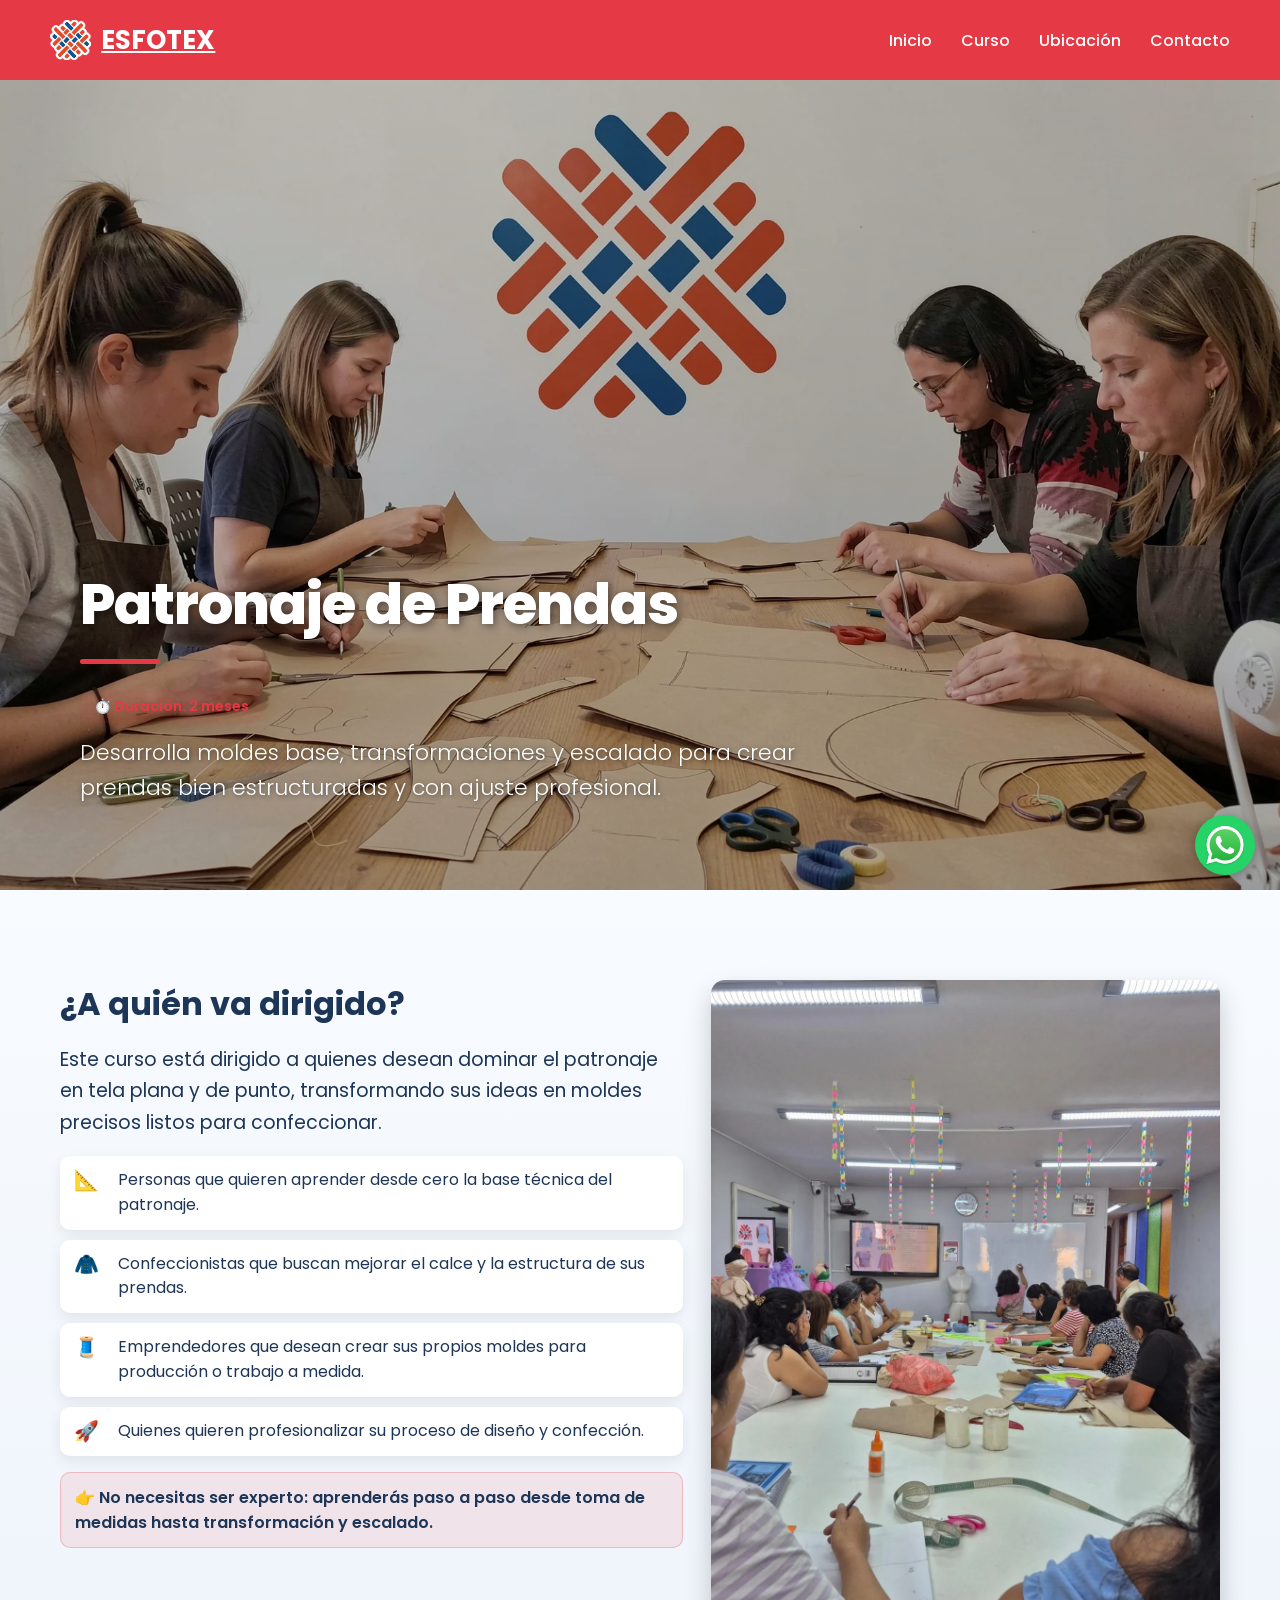
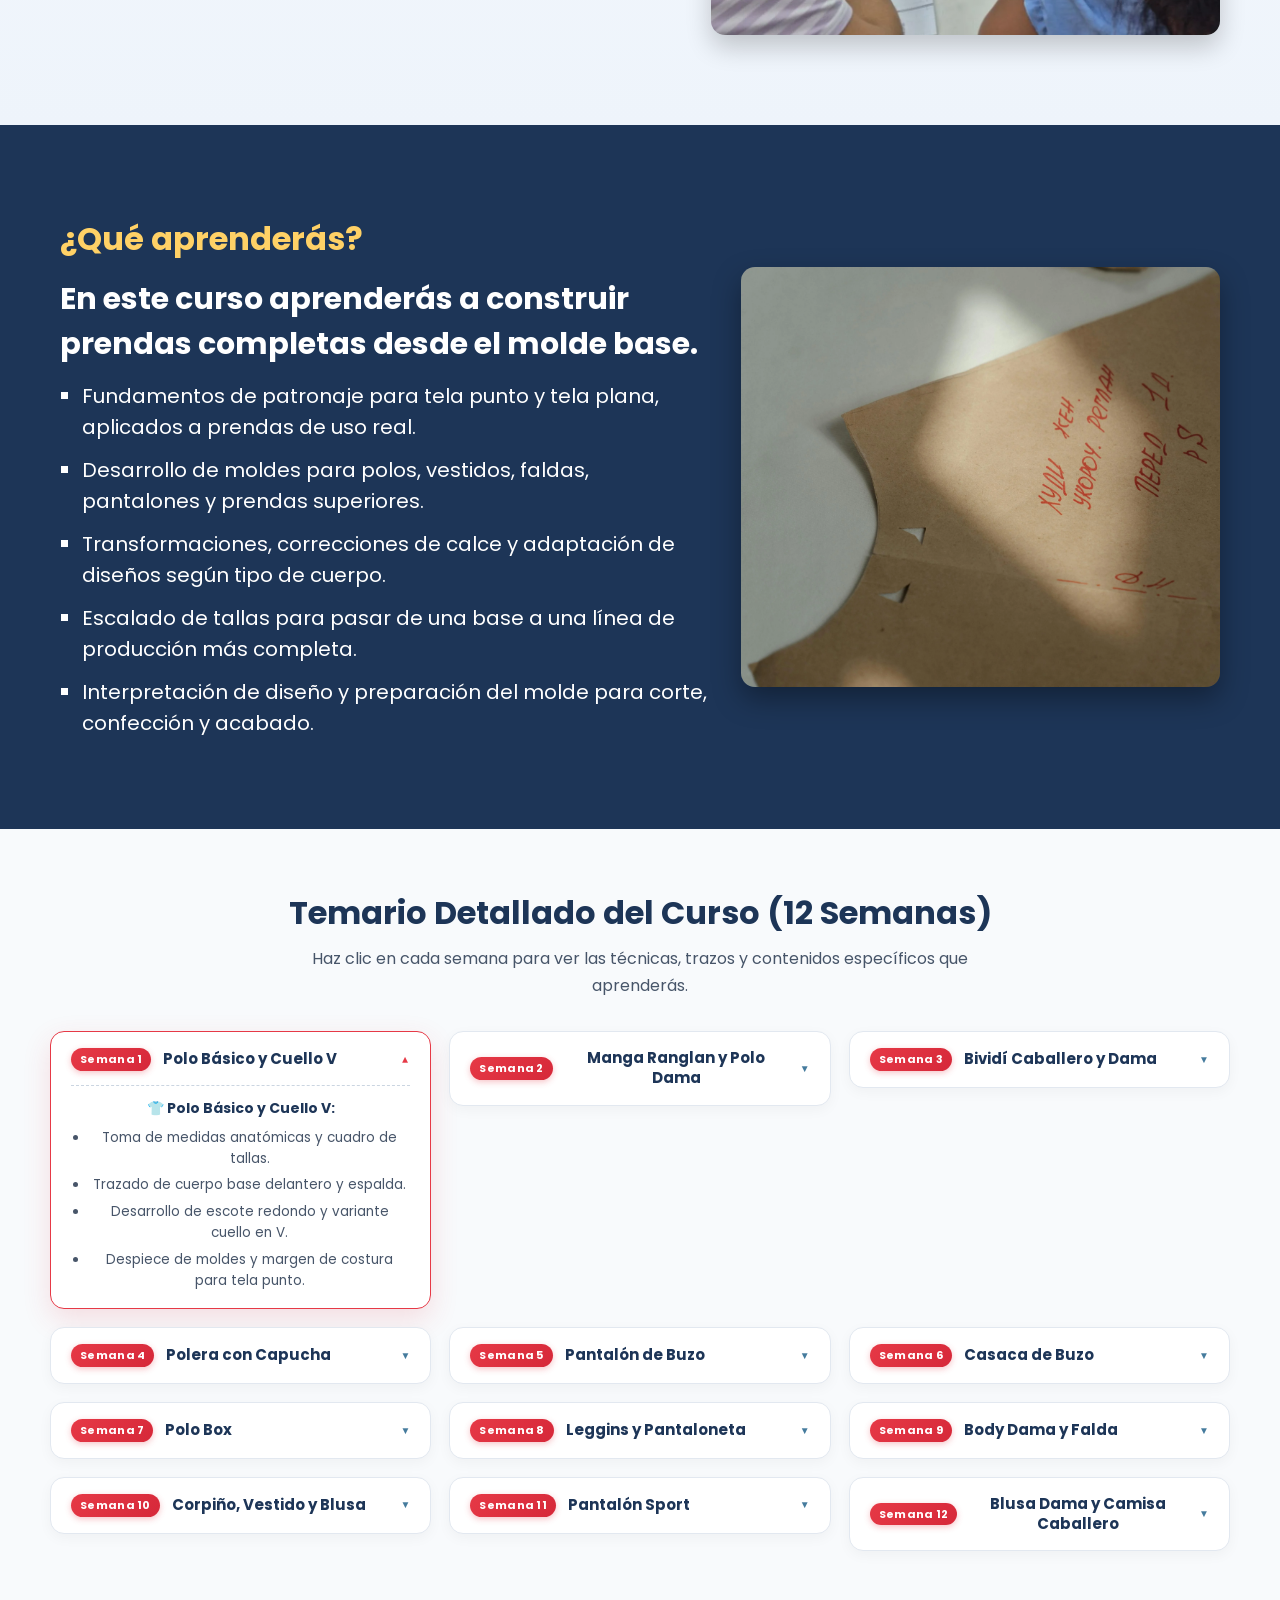
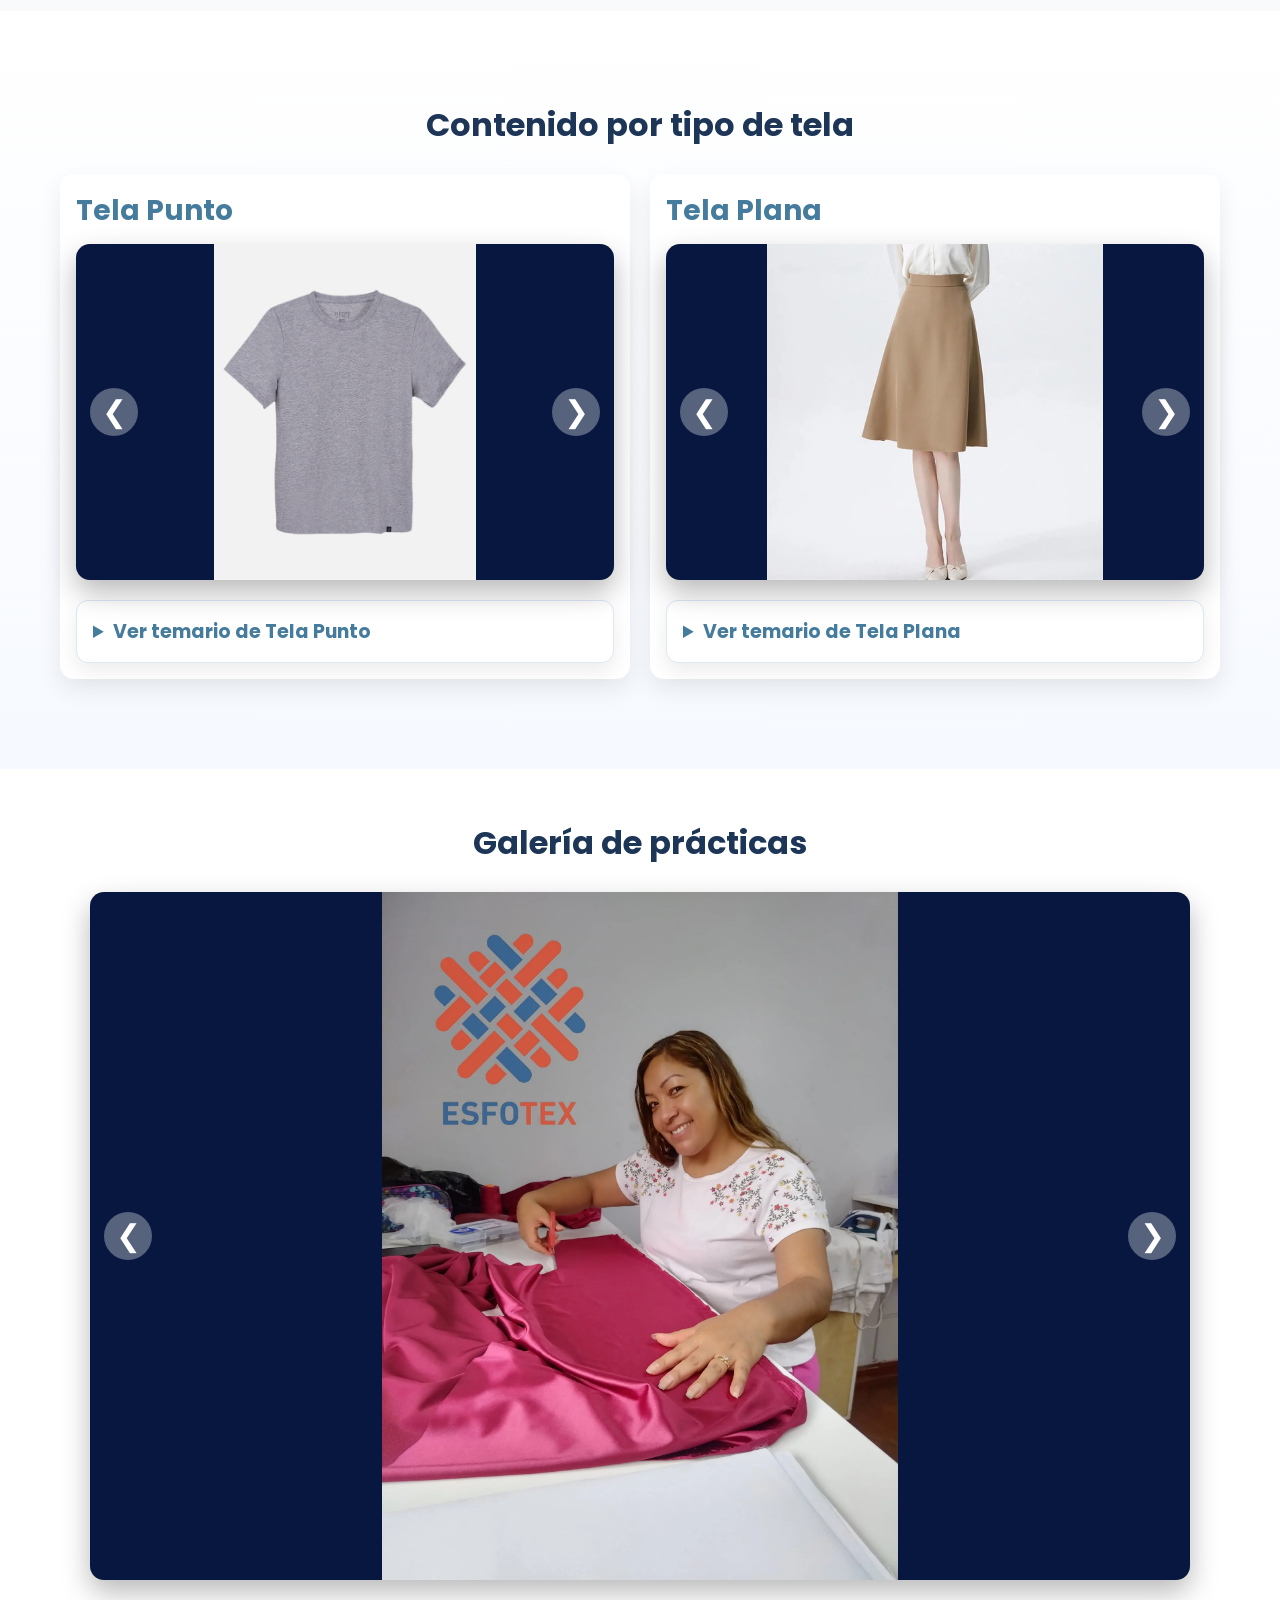
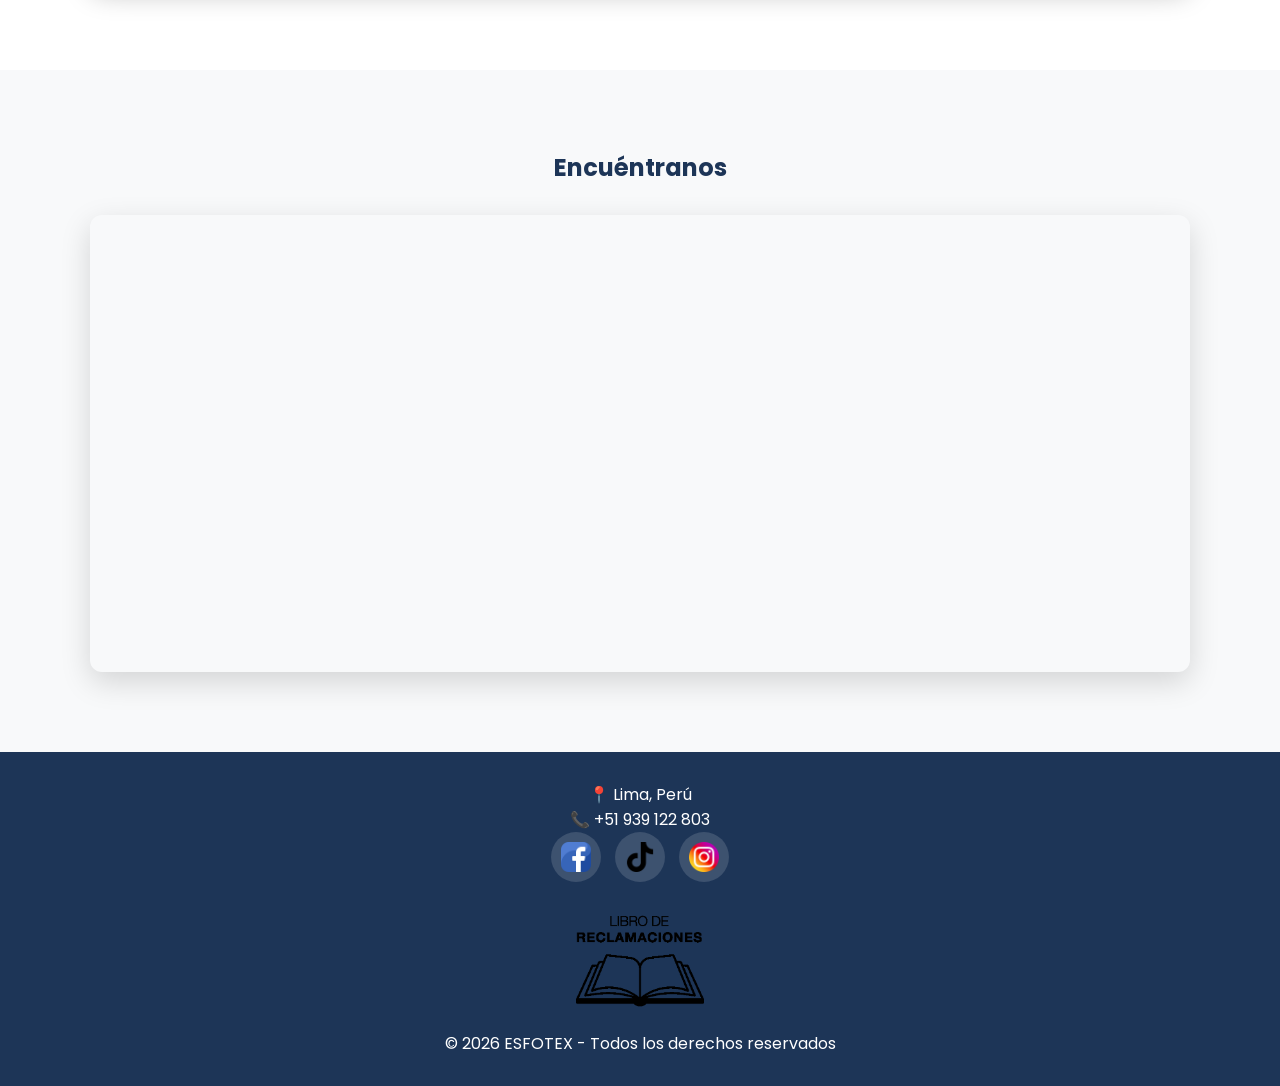
<file: Patronaje.html>
<!DOCTYPE html>
<html lang="es">

<head>
	<meta charset="UTF-8">
	<meta name="viewport" content="width=device-width, initial-scale=1.0">
	<title>Curso de Patronaje de Prendas en Los Olivos | ESFOTEX</title>
	<meta name="description"
		content="Curso de Patronaje de Prendas en Los Olivos, Lima. Aprende toma de medidas, trazado de moldes, transformaciones y escalado profesional en ESFOTEX.">
	<meta name="robots" content="index, follow">
	<meta name="author" content="ESFOTEX">
	<meta property="og:locale" content="es_PE">
	<meta property="og:type" content="website">
	<meta property="og:title" content="Curso de Patronaje de Prendas en Los Olivos | ESFOTEX">
	<meta property="og:description"
		content="Formación práctica en patronaje, trazado de moldes y escalado de prendas en Los Olivos.">
	<meta property="og:image" content="img/patronaje-portada.webp">
	<meta property="og:url" content="https://esfotex.edu.pe/Patronaje.html">
	<meta property="og:site_name" content="ESFOTEX">
	<meta name="twitter:card" content="summary_large_image">
	<meta name="twitter:title" content="Curso de Patronaje de Prendas en Los Olivos | ESFOTEX">
	<meta name="twitter:description"
		content="Aprende patronaje industrial de prendas con certificación ESFOTEX en Los Olivos, Lima.">
	<meta name="twitter:image" content="img/patronaje-portada.webp">
	<link rel="canonical" href="https://esfotex.edu.pe/Patronaje.html">
	<link rel="preconnect" href="https://fonts.googleapis.com">
	<link rel="preconnect" href="https://fonts.gstatic.com" crossorigin>
	<link href="https://fonts.googleapis.com/css2?family=Poppins:wght@300;400;600;700&display=swap" rel="stylesheet">
	<link rel="stylesheet" href="css/style.css">
	<link rel="icon" type="image/webp" href="img/logo.webp">
	<script type="application/ld+json">
{
	"@context": "https://schema.org",
	"@type": "Course",
	"name": "Patronaje de Prendas",
	"description": "Curso de patronaje con toma de medidas, trazado de moldes, transformaciones y escalado.",
	"provider": {
		"@type": "Organization",
		"name": "ESFOTEX"
	},
	"educationalCredentialAwarded": "Certificación ESFOTEX",
	"inLanguage": "es",
	"about": ["patronaje", "confección", "moldería", "Los Olivos"]
}
</script>
	<script type="application/ld+json">
{
	"@context": "https://schema.org",
	"@type": "FAQPage",
	"mainEntity": [
		{
			"@type": "Question",
			"name": "¿Qué es patronaje y para qué sirve?",
			"acceptedAnswer": {
				"@type": "Answer",
				"text": "El patronaje es la base técnica para crear moldes de prendas y lograr buen calce antes de la confección."
			}
		},
		{
			"@type": "Question",
			"name": "¿Aprenderé desde medidas hasta escalado?",
			"acceptedAnswer": {
				"@type": "Answer",
				"text": "Sí. Se trabaja toma de medidas, moldes base, transformaciones y escalado para diferentes tallas."
			}
		},
		{
			"@type": "Question",
			"name": "¿Este curso ayuda para emprender?",
			"acceptedAnswer": {
				"@type": "Answer",
				"text": "Sí, porque permite diseñar y desarrollar tus propios moldes para producción o trabajo a medida."
			}
		}
	]
}
</script>
</head>

<body>

	<header>
		<a href="index.html" class="logo" aria-label="ESFOTEX - Ir a inicio"><img src="img/logo.webp" alt=""
				class="logo-img"> ESFOTEX</a>
		<nav id="nav">
			<a href="index.html">Inicio</a>
			<a href="#curso">Curso</a>
			<a href="#mapa">Ubicación</a>
			<a
				href="https://wa.me/51939122803?text=Hola%20ESFOTEX%2C%20quiero%20mas%20informacion%20sobre%20el%20curso%20de%20Patronaje%20de%20Prendas.">Contacto</a>
		</nav>
		<button type="button" class="menu-toggle" aria-label="Abrir menú de navegación"
			onclick="toggleMenu()">☰</button>
	</header>

	<section id="hero" class="hero-large hero-course"
		style="background:linear-gradient(rgba(0,0,0,.2),rgba(0,0,0,.3)),url('img/patronaje-portada.webp');background-size:cover;background-position:center;">
		<div class="hero-course-copy">
			<h1>Patronaje de Prendas</h1>
			<span class="course-duration" style="font-size:14px;padding:6px 14px;margin-bottom:12px;">⏱️ Duración: 2
				meses</span>
			<p>Desarrolla moldes base, transformaciones y escalado para crear prendas bien estructuradas y con ajuste
				profesional.</p>
		</div>
	</section>

	<section class="section audience-section">
		<div class="audience-layout">
			<div class="audience-copy">
				<h2>¿A quién va dirigido?</h2>
				<p class="audience-lead">Este curso está dirigido a quienes desean dominar el patronaje en tela plana y
					de punto, transformando sus ideas en moldes precisos listos para confeccionar.</p>
				<ul class="audience-list">
					<li><span class="audience-icon">📐</span><span>Personas que quieren aprender desde cero la base
							técnica del patronaje.</span></li>
					<li><span class="audience-icon">🧥</span><span>Confeccionistas que buscan mejorar el calce y la
							estructura de sus prendas.</span></li>
					<li><span class="audience-icon">🧵</span><span>Emprendedores que desean crear sus propios moldes
							para producción o trabajo a medida.</span></li>
					<li><span class="audience-icon">🚀</span><span>Quienes quieren profesionalizar su proceso de diseño
							y confección.</span></li>
				</ul>
				<p class="audience-note">👉 No necesitas ser experto: aprenderás paso a paso desde toma de medidas hasta
					transformación y escalado.</p>
			</div>
			<div class="audience-media">
				<img src="img/patronaje_intro.webp" alt="Imagen del curso de Patronaje" loading="lazy">
			</div>
		</div>
	</section>

	<section id="curso" class="section course-learn-section">
		<div class="course-learn-layout">
			<div class="course-learn-copy">
				<h2>¿Qué aprenderás?</h2>
				<p class="course-learn-intro">En este curso aprenderás a construir prendas completas desde el molde
					base.</p>
				<ul class="course-learn-list">
					<li>Fundamentos de patronaje para tela punto y tela plana, aplicados a prendas de uso real.</li>
					<li>Desarrollo de moldes para polos, vestidos, faldas, pantalones y prendas superiores.</li>
					<li>Transformaciones, correcciones de calce y adaptación de diseños según tipo de cuerpo.</li>
					<li>Escalado de tallas para pasar de una base a una línea de producción más completa.</li>
					<li>Interpretación de diseño y preparación del molde para corte, confección y acabado.</li>
				</ul>
			</div>
			<div class="fade-carousel" data-carousel-key="patronaje-fade"
				aria-label="Resumen visual del contenido de patronaje">
			</div>
		</div>
	</section>

	<section id="temario" class="section temario-section">
		<h2>Temario Detallado del Curso (12 Semanas)</h2>
		<p class="section-copy">Haz clic en cada semana para ver las técnicas, trazos y contenidos específicos que aprenderás.</p>
		<div class="temario-grid">
			<details class="temario-card" open>
				<summary><span class="temario-num">Semana 1</span> <strong>Polo Básico y Cuello V</strong></summary>
				<div class="temario-body">
					<p class="temario-subtitle">👕 <strong>Polo Básico y Cuello V:</strong></p>
					<ul>
						<li>Toma de medidas anatómicas y cuadro de tallas.</li>
						<li>Trazado de cuerpo base delantero y espalda.</li>
						<li>Desarrollo de escote redondo y variante cuello en V.</li>
						<li>Despiece de moldes y margen de costura para tela punto.</li>
					</ul>
				</div>
			</details>

			<details class="temario-card">
				<summary><span class="temario-num">Semana 2</span> <strong>Manga Ranglan y Polo Dama</strong></summary>
				<div class="temario-body">
					<p class="temario-subtitle">👕 <strong>Manga Ranglan y Polo Dama:</strong></p>
					<ul>
						<li>Trazado de copa de manga corta y manga larga.</li>
						<li>Entalle anatómico y entalle de silueta femenina.</li>
						<li>Desarrollo de sisa y corte en diagonal para manga Ranglan.</li>
						<li>Ajuste de escote y caída de hombro.</li>
					</ul>
				</div>
			</details>

			<details class="temario-card">
				<summary><span class="temario-num">Semana 3</span> <strong>Bividí Caballero y Dama</strong></summary>
				<div class="temario-body">
					<p class="temario-subtitle">🎽 <strong>Bividí Deportivo e Interior:</strong></p>
					<ul>
						<li>Modificación de sisa profunda y escotes deportivos.</li>
						<li>Trazado de vivos, ribeteado y cavado en espalda olímpica.</li>
						<li>Adaptación de holguras para prenda deportiva y urbana.</li>
					</ul>
				</div>
			</details>

			<details class="temario-card">
				<summary><span class="temario-num">Semana 4</span> <strong>Polera con Capucha</strong></summary>
				<div class="temario-body">
					<p class="temario-subtitle">🧥 <strong>Polera Caballero y Dama:</strong></p>
					<ul>
						<li>Trazado de cuerpo holgado, manga y puño rib.</li>
						<li>Construcción de capucha cruzada deportiva y pasacintas.</li>
						<li>Trazo y ubicación anatómica de bolsillo canguro frontal.</li>
					</ul>
				</div>
			</details>

			<details class="temario-card">
				<summary><span class="temario-num">Semana 5</span> <strong>Pantalón de Buzo</strong></summary>
				<div class="temario-body">
					<p class="temario-subtitle">👖 <strong>Pantalón Deportivo:</strong></p>
					<ul>
						<li>Base de pantalón en tela punto: tiro, largo y bota.</li>
						<li>Trazo de pretina elasticada, pasacintas y cordón.</li>
						<li>Bolsillos laterales (secreto e invisibles) para buzo.</li>
					</ul>
				</div>
			</details>

			<details class="temario-card">
				<summary><span class="temario-num">Semana 6</span> <strong>Casaca de Buzo</strong></summary>
				<div class="temario-body">
					<p class="temario-subtitle">🧥 <strong>Casaca Deportiva:</strong></p>
					<ul>
						<li>Trazado de casaca deportiva, cuello alto y sisa holgada.</li>
						<li>Desarrollo de cortes combinados bicolor.</li>
						<li>Trazo de bolsillo ojal con cierre e integración de pretina.</li>
					</ul>
				</div>
			</details>

			<details class="temario-card">
				<summary><span class="temario-num">Semana 7</span> <strong>Polo Box</strong></summary>
				<div class="temario-body">
					<p class="temario-subtitle">👔 <strong>Polo Tipo Camisero (Box):</strong></p>
					<ul>
						<li>Trazo de pechera fija/postiza y cruce de botones.</li>
						<li>Construcción de cuello tejido (rib) y pie de cuello.</li>
						<li>Abertura lateral inferior con atrache.</li>
					</ul>
				</div>
			</details>

			<details class="temario-card">
				<summary><span class="temario-num">Semana 8</span> <strong>Leggins y Pantaloneta</strong></summary>
				<div class="temario-body">
					<p class="temario-subtitle">🩳 <strong>Prendas de Alto Rebote (Lycra):</strong></p>
					<ul>
						<li>Trazado con elasticidad negativa para telas de alto estiramiento.</li>
						<li>Pretina alta, faja moldeadora y tiro anatómico.</li>
						<li>Variante de pantaloneta ciclista/deportiva sin costura central.</li>
					</ul>
				</div>
			</details>

			<details class="temario-card">
				<summary><span class="temario-num">Semana 9</span> <strong>Body Dama y Falda</strong></summary>
				<div class="temario-body">
					<p class="temario-subtitle">👗 <strong>Body y Faldas:</strong></p>
					<ul>
						<li>Trazado de body entallado con broche en entrepierna.</li>
						<li>Trazado de faldas: recta, tubo y línea A.</li>
						<li>Trazo de pretina recta, anatómica y cierres.</li>
					</ul>
				</div>
			</details>

			<details class="temario-card">
				<summary><span class="temario-num">Semana 10</span> <strong>Corpiño, Vestido y Blusa</strong></summary>
				<div class="temario-body">
					<p class="temario-subtitle">👗 <strong>Trazado Superior Femenino:</strong></p>
					<ul>
						<li>Trazado de corpiño base con pinzas de talle y busto.</li>
						<li>Traslado de pinzas para vestido entallado y blusa casual.</li>
						<li>Vueltas de escote, sisa y botonera básica.</li>
					</ul>
				</div>
			</details>

			<details class="temario-card">
				<summary><span class="temario-num">Semana 11</span> <strong>Pantalón Sport</strong></summary>
				<div class="temario-body">
					<p class="temario-subtitle">👖 <strong>Pantalón Casual Tela Plana:</strong></p>
					<ul>
						<li>Base de pantalón en tela plana (Dama y Caballero).</li>
						<li>Pretina con pretinero, pasadores, bragueta y cierre.</li>
						<li>Bolsillos diagonales (seco) y bolsillo ojal posterior.</li>
					</ul>
				</div>
			</details>

			<details class="temario-card">
				<summary><span class="temario-num">Semana 12</span> <strong>Blusa Dama y Camisa Caballero</strong></summary>
				<div class="temario-body">
					<p class="temario-subtitle">👔 <strong>Camisería Profesional:</strong></p>
					<ul>
						<li>Trazo de camisa de vestir/casual con canesú posterior.</li>
						<li>Cuello camisero con tirilla, pechera montada y cruce.</li>
						<li>Manga camisera con portañuela, pliegues y puño ajustable.</li>
					</ul>
				</div>
			</details>
		</div>
	</section>

		<section class="section patronaje-track-section">
			<h2>Contenido por tipo de tela</h2>

			<div class="patronaje-track-grid">
				<div class="patronaje-track-card">
					<h3>Tela Punto</h3>
					<div class="machine-carousel patronaje-mini-carousel" data-carousel-key="patronaje-punto"
						aria-label="Carrusel de tela punto">
						<button class="machine-carousel-btn machine-carousel-prev" type="button"
							aria-label="Imagen anterior">&#10094;</button>
						<button class="machine-carousel-btn machine-carousel-next" type="button"
							aria-label="Imagen siguiente">&#10095;</button>
					</div>

					<details class="patronaje-learn-card patronaje-track-details">
						<summary>Ver temario de Tela Punto</summary>
						<ul>
							<li>Polo básico cuello redondo</li>
							<li>Polo básico manga corta y manga larga</li>
							<li>Polo cuello V y polo hombro caído</li>
							<li>Manga para polo hombro caído y manga ranglan</li>
							<li>Bividí, polo box y boddy</li>
							<li>Polera con capucha y casaca de buzo</li>
							<li>Pantalón buzo y leggins</li>
						</ul>
					</details>
				</div>

				<div class="patronaje-track-card">
					<h3>Tela Plana</h3>
					<div class="machine-carousel patronaje-mini-carousel" data-carousel-key="patronaje-plana"
						aria-label="Carrusel de tela plana">
						<button class="machine-carousel-btn machine-carousel-prev" type="button"
							aria-label="Imagen anterior">&#10094;</button>
						<button class="machine-carousel-btn machine-carousel-next" type="button"
							aria-label="Imagen siguiente">&#10095;</button>
					</div>

					<details class="patronaje-learn-card patronaje-track-details">
						<summary>Ver temario de Tela Plana</summary>
						<ul>
							<li>Falda línea A, falda circular y falda tubo</li>
							<li>Corpiño y vestido</li>
							<li>Trazo de manga corta para vestido</li>
							<li>Pantalón sport dama y pantalón caballero</li>
							<li>Camisa caballero</li>
						</ul>
					</details>
				</div>
			</div>
		</section>

		<!--
<section class="section">
	<h2>Vista previa de nuestro checklist de Patronaje</h2>
	<div class="pdf-preview">
		<iframe class="pdf-preview-frame" src="pdf/CHECK%20LIST%20DE%20PATRONAJE%202026.pdf" loading="lazy" title="Vista previa PDF de Patronaje"></iframe>
		<p class="pdf-mobile-cta"><a class="btn-primary" href="pdf/CHECK%20LIST%20DE%20PATRONAJE%202026.pdf" target="_blank" rel="noopener">Ver PDF completo</a></p>
		<p class="pdf-desktop-link"><a href="pdf/CHECK%20LIST%20DE%20PATRONAJE%202026.pdf" target="_blank" rel="noopener">Abrir PDF en una nueva pestaña</a></p>
	</div>
</section>
-->

		<section class="section machine-gallery-section">
			<h2>Galería de prácticas</h2>
			<div class="machine-carousel" data-carousel-key="patronaje-gallery"
				aria-label="Carrusel de prácticas de patronaje">
				<button class="machine-carousel-btn machine-carousel-prev" type="button"
					aria-label="Imagen anterior">&#10094;</button>
				<button class="machine-carousel-btn machine-carousel-next" type="button"
					aria-label="Imagen siguiente">&#10095;</button>
			</div>
		</section>

		<section id="mapa" class="map-section">
			<h2>Encuéntranos</h2>
			<div class="map-container">
				<iframe
					src="https://www.google.com/maps/embed?pb=!1m18!1m12!1m3!1d3903.0002546383166!2d-77.08265209999999!3d-11.9744838!2m3!1f0!2f0!3f0!3m2!1i1024!2i768!4f13.1!3m3!1m2!1s0x9105cf167b0f1ec7%3A0x88a87dd2331f4fb0!2sESFOTEX!5e0!3m2!1ses!2spe!4v1771445108299!5m2!1ses!2spe"
					width="100%" height="450" style="border:0;" allowfullscreen="" loading="lazy"
					referrerpolicy="no-referrer-when-downgrade"></iframe>
			</div>
		</section>

		<footer id="contacto">
			<p>📍 Lima, Perú</p>
			<p>📞 +51 939 122 803</p>
			<div class="social-links" aria-label="Redes sociales ESFOTEX">
				<a href="https://www.facebook.com/esfotex" class="social-link" target="_blank" rel="noopener noreferrer"
					aria-label="Facebook ESFOTEX">
					<img src="img/Fb_icon.webp" alt="Facebook" loading="lazy" decoding="async">
				</a>
				<a href="https://www.tiktok.com/@esfotexperu" class="social-link" target="_blank"
					rel="noopener noreferrer" aria-label="TikTok ESFOTEX">
					<img src="img/Tik_ico.webp" alt="TikTok" loading="lazy" decoding="async">
				</a>
				<a href="https://www.instagram.com/esfotex" class="social-link" target="_blank"
					rel="noopener noreferrer" aria-label="Instagram ESFOTEX">
					<img src="img/Ig_ico.webp" alt="Instagram" loading="lazy" decoding="async">
				</a>
			</div>
			<div class="footer-claims">
				<a href="LibroDeReclamaciones.html" aria-label="Libro de Reclamaciones">
					<img src="img/reclamaciones.webp" alt="Libro de Reclamaciones" loading="lazy" decoding="async">
				</a>
			</div>
			<p>© 2026 ESFOTEX - Todos los derechos reservados</p>
		</footer>

		<a href="https://wa.me/51939122803?text=Hola%20ESFOTEX%2C%20quisiera%20informaci%C3%B3n%20sobre%20sus%20cursos.%20%C2%BFMe%20pueden%20ayudar%3F"
			class="whatsapp"><img src="img/WhatsApp_icon.webp" alt="WhatsApp"></a>

		<script src="js/carousels-config.js"></script>
		<script src="js/script.js"></script>
</body>

</html>
</file>
<file: css/style.css>
:root{
--rojo:#e63946;
--rojo-hover:#d62839;
--rojo-claro:#ff6b6b;
--azul:#1d3557;
--azul-claro:#457b9d;
--gris:#f8f9fa;
--blanco:#ffffff;
}

*{margin:0;padding:0;box-sizing:border-box;}

html{
scroll-behavior:smooth;
}

body{
font-family:'Poppins',sans-serif;
background:var(--blanco);
color:var(--azul);
}

section[id], footer[id]{
scroll-margin-top:130px;
}

/* MARQUEE BAR */
.marquee-bar{
background:var(--rojo);
color:white;
overflow:hidden;
white-space:nowrap;
padding:12px 0;
position:fixed;
top:0;
width:100%;
z-index:1001;
}

.marquee-content{
display:inline-block;
animation:marquee 30s linear infinite;
}

.marquee-content:hover{
animation-play-state:paused;
}

.marquee-content a{
color:white;
text-decoration:none;
padding:0 40px;
font-weight:500;
transition:opacity 0.3s;
}

.marquee-content a:hover{
opacity:0.8;
}

@keyframes marquee{
0%{transform:translateX(0);}
100%{transform:translateX(-50%);}
}

/* HEADER */
header{
display:flex;
justify-content:space-between;
align-items:center;
padding:20px 50px;
position:fixed;
  top:0;
  width:100%;
  background:var(--rojo);
backdrop-filter:blur(8px);
z-index:1000;
}

.logo{
font-size:26px;
font-weight:700;
color:var(--blanco);
display:flex;
align-items:center;
gap:10px;
}

.logo-img{
height:40px;
width:auto;
}

nav a{
margin-left:25px;
text-decoration:none;
color:var(--blanco);
font-weight:500;
transition:.3s;
}

nav a:hover{
color:#000;
opacity:1;
}

.menu-toggle{display:none; font-size:24px;cursor:pointer;background:none;border:none;padding:0;color:inherit;font-family:inherit;}

/* HERO LARGE */
.hero-large{
height:90vh;
margin-top:80px;
background:linear-gradient(rgba(0,0,0,.2),rgba(0,0,0,.3)),url("../img/hero.webp");
background-size:cover;
background-position:center;
display:flex;
align-items:center;
justify-content:flex-start;
color:white;
padding:20px 80px;
transition:background-image 1s ease-in-out;
position:relative;
overflow:hidden;
}

.hero-large > *{
position:relative;
z-index:1;
}

.hero-large.hero-fade-enabled{
background:none !important;
}

.hero-bg-layer{
position:absolute;
inset:0;
background-size:cover;
background-position:center;
pointer-events:none;
z-index:0;
}

.hero-bg-next{
opacity:0;
transition:opacity .65s ease-in-out;
}

.hero-bg-next.is-visible{
opacity:1;
}

.hero-text{
max-width:600px;
text-align:left;
animation:fadeInUp 1s ease;
}

.hero-course{
position:relative;
display:block;
}

.hero-course-copy{
position:absolute;
left:80px;
bottom:55px;
max-width:760px;
color:var(--blanco);
}

.hero-course-copy h1{
font-size:64px;
line-height:1.05;
margin-bottom:12px;
font-weight:800;
text-shadow:2px 4px 14px rgba(0,0,0,0.55);
}

.hero-course-copy p{
font-size:22px;
line-height:1.45;
font-weight:400;
text-shadow:1px 2px 10px rgba(0,0,0,0.55);
}

.hero-large h1{
font-size:56px;
font-weight:800;
margin-bottom:20px;
line-height:1.2;
text-shadow:2px 2px 10px rgba(0,0,0,0.5);
letter-spacing:-1px;
}

.hero-large h1::after{
content:'';
display:block;
width:80px;
height:5px;
background:var(--rojo);
margin-top:20px;
border-radius:3px;
}

.hero-large p{
font-size:22px;
margin-bottom:30px;
line-height:1.6;
font-weight:300;
text-shadow:1px 1px 5px rgba(0,0,0,0.5);
}

@keyframes fadeInUp{
0%{
opacity:0;
transform:translateY(30px);
}
100%{
opacity:1;
transform:translateY(0);
}
}

.btn-primary{
background:var(--rojo);
color:white;
padding:12px 30px;
border-radius:8px;
text-decoration:none;
transition:.4s;
}

.btn-primary:hover{
background:var(--rojo-hover);
transform:translateY(-3px);
}

/* REGISTRO */
.registro-section{
padding-top:70px;
padding-bottom:70px;
background:linear-gradient(135deg,#f8fbff 0%,#f0f6ff 45%,#fff5f2 100%);
}

.registro-wrap{
max-width:1120px;
margin:0 auto;
display:grid;
grid-template-columns:1fr 1fr;
gap:28px;
align-items:stretch;
}

.registro-copy{
text-align:left;
padding:28px;
border-radius:14px;
background:var(--azul);
color:var(--blanco);
box-shadow:0 14px 32px rgba(29,53,87,0.26);
display:flex;
flex-direction:column;
justify-content:center;
}

.registro-kicker{
font-size:13px;
font-weight:700;
letter-spacing:1.4px;
margin-bottom:12px;
color:#ffd166;
}

.registro-section .registro-copy h2{
color:var(--blanco);
font-size:38px;
line-height:1.15;
margin-bottom:14px;
}

.registro-section .registro-copy p{
color:var(--blanco);
font-size:17px;
line-height:1.7;
}

.registro-section .registro-copy .registro-kicker{
color:#ffd166;
}

.registro-form{
text-align:left;
background:var(--blanco);
border-radius:14px;
padding:24px;
box-shadow:0 10px 28px rgba(0,0,0,0.12);
display:grid;
gap:10px;
}

.registro-form label{
font-weight:600;
color:var(--azul);
font-size:14px;
}

.registro-form input,
.registro-form select,
.registro-form textarea{
width:100%;
padding:12px 14px;
border:1px solid #d6deec;
border-radius:10px;
font:inherit;
color:var(--azul);
background:#fbfdff;
}

.registro-form input:focus,
.registro-form select:focus,
.registro-form textarea:focus{
outline:none;
border-color:var(--azul-claro);
box-shadow:0 0 0 3px rgba(69,123,157,0.18);
}

.registro-form textarea{
resize:vertical;
min-height:96px;
}

.registro-bot-field{
position:absolute;
left:-9999px;
opacity:0;
height:0;
width:0;
pointer-events:none;
}

.registro-check{
display:flex;
align-items:flex-start;
gap:10px;
font-weight:400;
margin-top:2px;
}

.registro-check input{
width:18px;
height:18px;
margin-top:2px;
accent-color:var(--rojo);
}

.registro-submit{
border:none;
cursor:pointer;
font-size:16px;
font-weight:600;
}

.registro-submit[disabled]{
opacity:0.75;
cursor:wait;
transform:none;
}

.registro-status{
min-height:22px;
font-weight:600;
font-size:14px;
}

.registro-status[data-state="ok"]{
color:#0c8b44;
}

.registro-status[data-state="error"]{
color:#b42318;
}

.registro-help{
font-size:13px;
line-height:1.5;
color:#5f6f8f;
}

/* SECTIONS */
.section{padding:90px 60px;text-align:center;}
.section h2{font-size:32px;margin-bottom:25px;color:var(--azul);}

.section-copy{
max-width:920px;
margin:0 auto 20px;
font-size:18px;
line-height:1.7;
}

.about-section{
padding:0;
}

.about-hero-full{
width:100%;
min-height:90vh;
background:linear-gradient(rgba(0,0,0,.25),rgba(0,0,0,.45)),url("../img/acercade.webp");
background-size:cover;
background-position:center;
display:flex;
align-items:center;
justify-content:center;
padding:40px 24px;
}

.about-overlay{
width:min(1100px,100%);
text-align:center;
color:var(--blanco);
background:rgba(8,23,63,0.45);
border:1px solid rgba(255,255,255,0.28);
border-radius:18px;
backdrop-filter:blur(2px);
padding:36px 22px;
}

.about-overlay h2{
font-size:54px;
line-height:1.1;
margin-bottom:26px;
color:var(--blanco);
text-shadow:2px 2px 10px rgba(0,0,0,0.45);
}

.about-points{
display:grid;
grid-template-columns:repeat(3,minmax(0,1fr));
gap:14px;
}

.about-point-card{
margin:0;
padding:18px 16px;
border-radius:12px;
background:rgba(255,255,255,0.14);
border:1px solid rgba(255,255,255,0.3);
text-align:left;
}

.about-point-card h3{
margin:0 0 8px;
font-size:28px;
font-weight:700;
color:var(--blanco);
}

.about-point-card p{
margin:0;
font-size:16px;
line-height:1.6;
color:var(--blanco);
}

.audience-section{
background:linear-gradient(180deg,#f8fbff 0%, #eef4fb 100%);
}

.audience-layout{
max-width:1180px;
margin:0 auto;
display:grid;
grid-template-columns:1.1fr .9fr;
gap:28px;
align-items:stretch;
}

.audience-copy{
text-align:left;
}

.audience-copy h2{
margin-bottom:16px;
}

.audience-lead{
font-size:19px;
line-height:1.65;
margin-bottom:18px;
color:var(--azul);
}

.audience-list{
list-style:none;
display:grid;
gap:10px;
margin:0;
padding:0;
}

.audience-list li{
display:grid;
grid-template-columns:34px 1fr;
align-items:start;
gap:10px;
background:var(--blanco);
padding:12px 14px;
border-radius:10px;
box-shadow:0 5px 14px rgba(0,0,0,0.08);
line-height:1.55;
}

.audience-icon{
font-size:20px;
line-height:1.2;
}

.audience-note{
margin-top:16px;
padding:12px 14px;
background:rgba(230,57,70,0.1);
border:1px solid rgba(230,57,70,0.25);
border-radius:10px;
font-weight:600;
color:var(--azul);
}

.audience-media{
border-radius:14px;
overflow:hidden;
box-shadow:0 12px 26px rgba(0,0,0,0.2);
min-height:340px;
}

.audience-media img{
width:100%;
height:100%;
object-fit:cover;
display:block;
}

.course-learn-section{
background:var(--azul);
color:var(--blanco);
}

.course-learn-section h2{
color:#ffd166;
margin-bottom:14px;
}

.course-learn-layout{
max-width:1180px;
margin:0 auto;
display:grid;
grid-template-columns:1.15fr .85fr;
gap:34px;
align-items:center;
}

.course-learn-copy{
text-align:left;
}

.course-learn-intro{
font-size:30px;
font-weight:700;
margin-bottom:14px;
}

.course-learn-list{
list-style:square;
padding-left:22px;
display:grid;
gap:12px;
font-size:20px;
line-height:1.55;
}

.patronaje-learn-section{
background:linear-gradient(180deg,#ffffff 0%, #f6f9ff 100%);
}

.patronaje-learn-intro{
max-width:840px;
margin:0 auto 18px;
font-size:18px;
line-height:1.6;
color:var(--azul);
}

.patronaje-learn-grid{
max-width:980px;
margin:0 auto;
display:grid;
grid-template-columns:repeat(2,minmax(0,1fr));
gap:16px;
text-align:left;
}

.patronaje-learn-card{
background:var(--blanco);
border:1px solid #dce7f7;
border-radius:12px;
padding:0 16px;
box-shadow:0 8px 20px rgba(0,0,0,0.08);
}

.patronaje-learn-card summary{
cursor:pointer;
font-size:21px;
font-weight:700;
color:var(--azul-claro);
padding:16px 0;
}

.patronaje-learn-card ul{
margin:0 0 16px;
padding-left:20px;
display:grid;
gap:8px;
line-height:1.5;
color:var(--azul);
}

.patronaje-placeholder-slide{
display:flex;
align-items:center;
justify-content:center;
background:#e8eef8;
border:2px dashed #9aabcf;
border-radius:8px;
color:#667a99;
font-size:14px;
font-weight:500;
min-height:280px;
position:relative;
}

.patronaje-placeholder-slide::before{
content:"📸";
font-size:48px;
position:absolute;
top:50%;
left:50%;
transform:translate(-50%,-50%);
opacity:0.4;
}

.patronaje-track-section{
background:linear-gradient(180deg,#ffffff 0%, #f6f9ff 100%);
}

.patronaje-track-intro{
max-width:900px;
margin:0 auto 20px;
font-size:18px;
line-height:1.6;
color:var(--azul);
}

.patronaje-track-grid{
max-width:1180px;
margin:0 auto;
display:grid;
grid-template-columns:repeat(2,minmax(0,1fr));
gap:20px;
align-items:start;
text-align:left;
}

.patronaje-track-card{
background:var(--blanco);
border-radius:14px;
padding:16px;
box-shadow:0 10px 24px rgba(0,0,0,0.08);
}

.patronaje-track-card h3{
font-size:28px;
color:var(--azul-claro);
margin-bottom:12px;
}

.patronaje-mini-carousel{
aspect-ratio:16/9;
margin-bottom:28px;
}

.patronaje-track-details{
margin-top:20px;
}

.patronaje-track-details summary{
font-size:19px;
}

.fade-carousel{
position:relative;
width:100%;
min-height:420px;
border-radius:14px;
overflow:hidden;
box-shadow:0 12px 28px rgba(0,0,0,0.35);
}

.fade-slide{
position:absolute;
inset:0;
width:100%;
height:100%;
object-fit:cover;
opacity:0;
transition:opacity .9s ease;
}

.fade-slide.is-active{
opacity:1;
}

.machine-gallery-section{
padding-top:50px;
}

.machine-carousel{
position:relative;
max-width:1100px;
margin:0 auto;
aspect-ratio:16/10;
border-radius:14px;
overflow:hidden;
background:#08173f;
box-shadow:0 12px 28px rgba(0,0,0,0.28);
}

.machine-slide{
position:absolute;
inset:0;
width:100%;
height:100%;
display:block;
object-fit:contain;
opacity:0;
transition:opacity .9s ease;
z-index:0;
pointer-events:none;
}

.machine-slide[type="video"],
video.machine-slide{
background:#000;
}

.machine-slide.is-active{
opacity:1;
z-index:1;
pointer-events:auto;
}

.machine-carousel-btn{
position:absolute;
top:50%;
transform:translateY(-50%);
border:0;
width:48px;
height:48px;
border-radius:50%;
background:rgba(255,255,255,0.32);
color:var(--blanco);
font-size:30px;
line-height:1;
cursor:pointer;
display:grid;
place-items:center;
transition:background .25s ease, transform .2s ease;
z-index:2;
}

.machine-carousel-btn:hover{
background:rgba(255,255,255,0.5);
transform:translateY(-50%) scale(1.04);
}

.machine-carousel-prev{
left:14px;
}

.machine-carousel-next{
right:14px;
}

.section-cta{
display:inline-block;
margin-top:22px;
}

.pdf-preview{
max-width:1100px;
margin:auto;
}

.pdf-preview-frame{
width:100%;
height:600px;
border:0;
border-radius:12px;
}

.pdf-mobile-cta{
display:none;
}

.pdf-desktop-link{
display:block;
}

.dark{background:var(--azul);color:white;}
.dark h2{color:white;}

/* BENEFICIOS */
.beneficios-layout{
max-width:1100px;
margin:0 auto;
display:grid;
grid-template-columns:minmax(280px,420px) 1fr;
gap:24px;
align-items:start;
}

.benefits-grid{
display:grid;
gap:14px;
}

.benefit-card{
width:100%;
text-align:left;
border:none;
border-radius:12px;
padding:18px 18px;
background:rgba(255,255,255,0.14);
color:var(--blanco);
cursor:pointer;
transition:background .25s ease, transform .2s ease;
}

.benefit-card:hover{
transform:translateY(-2px);
background:rgba(255,255,255,0.2);
}

.benefit-card.is-active{
background:var(--blanco);
color:var(--azul);
}

.benefit-card-title{
display:block;
font-weight:600;
font-size:18px;
}

.benefit-mobile-detail{
display:none;
margin-top:10px;
font-size:15px;
line-height:1.5;
}

.beneficio-detalle{
background:var(--blanco);
color:var(--azul);
border-radius:14px;
padding:24px 24px;
min-height:220px;
text-align:left;
box-shadow:0 8px 24px rgba(0,0,0,0.12);
}

.beneficio-detalle h3{
margin-bottom:10px;
font-size:26px;
}

.beneficio-detalle p{
font-size:17px;
line-height:1.65;
}

/* GALERÍA */
.gallery-grid{
display:grid;
grid-template-columns:repeat(2,1fr);
gap:15px;
}

.course-card{
text-decoration:none;
color:inherit;
display:block;
border-radius:8px;
transition:transform .3s ease;
box-shadow:0 8px 18px rgba(0,0,0,0.12);
}

.course-card:hover{
transform:scale(1.04);
box-shadow:0 14px 28px rgba(0,0,0,0.2);
}

.gallery-grid img{
width:100%;
height:250px;
object-fit:cover;
border-radius:8px;
}

.course-title{
margin-top:10px;
font-weight:600;
color:var(--azul);
}

.course-duration{
display:inline-block;
font-size:12px;
font-weight:600;
color:var(--rojo);
background:rgba(230,57,70,0.08);
padding:4px 10px;
border-radius:12px;
margin-top:6px;
}

.course-card h6{
display:inline-flex;
align-items:center;
margin:12px 0 14px;
padding:8px 14px;
border-radius:999px;
background:var(--rojo);
color:var(--blanco);
font-size:12px;
font-weight:700;
letter-spacing:.4px;
text-transform:uppercase;
line-height:1;
box-shadow:0 6px 14px rgba(230,57,70,0.28);
transition:background .25s ease, transform .25s ease, box-shadow .25s ease;
}

.course-card:hover h6,
.course-card:focus-visible h6{
background:var(--rojo-hover);
transform:translateX(3px);
box-shadow:0 10px 18px rgba(214,40,57,0.32);
}

.specializations-showcase{
background:linear-gradient(180deg,#ffffff 0%, #f3f7ff 100%);
}

.specializations-grid{
grid-template-columns:repeat(3,minmax(0,1fr));
gap:20px;
max-width:1180px;
margin:0 auto;
}

.specialization-card{
border-radius:14px;
overflow:hidden;
background:var(--blanco);
}

.specialization-card img{
height:230px;
object-fit:cover;
border-radius:14px 14px 0 0;
}

.specialization-card .course-title{
margin:0;
padding:12px 12px 14px;
font-size:17px;
line-height:1.4;
}

/* CERTIFICADO */
.certificado-section{
padding-top:40px;
padding-bottom:40px;
}

.certificado-subtitulo{
font-size:20px;
font-weight:500;
color:var(--azul-claro);
margin-bottom:10px;
}

.certificado-nombre{
font-size:36px;
font-weight:700;
color:var(--azul);
margin-bottom:18px;
}

.certificado-img{
width:min(100%,900px);
height:auto;
border-radius:12px;
box-shadow:0 10px 25px rgba(0,0,0,0.15);
}

.certificado-trigger{
border:none;
background:transparent;
padding:0;
cursor:pointer;
}

.certificado-trigger .certificado-img{
transition:transform .25s ease;
}

.certificado-trigger:hover .certificado-img{
transform:scale(1.02);
}

.lightbox{
position:fixed;
inset:0;
display:none;
align-items:center;
justify-content:center;
padding:20px;
background:rgba(0,0,0,0.85);
z-index:1200;
}

.lightbox.open{
display:flex;
}

.lightbox-img{
max-width:min(100%,1100px);
max-height:90vh;
width:auto;
height:auto;
border-radius:12px;
box-shadow:0 12px 35px rgba(0,0,0,0.4);
}

.lightbox-close{
position:absolute;
top:18px;
right:24px;
border:none;
background:transparent;
color:var(--blanco);
font-size:44px;
line-height:1;
cursor:pointer;
}

/* HORARIOS */
.horarios-intro{
max-width:900px;
margin:0 auto 28px;
}

.horarios-grid{
display:grid;
grid-template-columns:repeat(auto-fit,minmax(250px,1fr));
gap:20px;
max-width:1100px;
margin:0 auto;
}

.horario-card{
background:var(--blanco);
border-radius:12px;
padding:24px 20px;
box-shadow:0 8px 18px rgba(0,0,0,0.1);
text-align:left;
}

.horario-card h3{
color:var(--azul);
margin-bottom:12px;
font-size:22px;
}

.horario-card p{
margin-bottom:8px;
}

.horario-cursos{
color:var(--azul-claro);
font-weight:600;
}

/* TESTIMONIOS */
.testimonials-grid{
display:flex;
gap:20px;
flex-wrap:wrap;
justify-content:center;
}

.testimonial{
background:var(--blanco);
padding:20px;
border-radius:8px;
width:250px;
font-style:italic;
}

/* CTA FINAL */
.cta{
background:var(--rojo);
color:white;
padding:60px 20px;
text-align:center;
}

.cta h2{
margin-bottom:20px;
}

.cta .btn-primary{
display:inline-block;
background:var(--rojo-hover);
border:2px solid var(--blanco);
}

.faq-section{
background:var(--gris);
}

.faq-list{
max-width:920px;
margin:0 auto;
display:grid;
gap:12px;
text-align:left;
}

.faq-item{
background:var(--blanco);
border-radius:10px;
padding:0 16px;
box-shadow:0 6px 16px rgba(0,0,0,0.08);
}

.faq-item summary{
cursor:pointer;
font-weight:600;
color:var(--azul);
padding:16px 0;
}

.faq-item p{
padding:0 0 16px;
line-height:1.6;
color:var(--azul);
}

/* FOOTER */
footer{
background:	#1D3557;
color:white;
padding:30px;
text-align:center;
}

.footer-grid{
max-width:1200px;
margin:0 auto;
display:grid;
grid-template-columns:repeat(4,minmax(0,1fr));
gap:18px;
align-items:start;
}

.footer-title{
font-size:34px;
color:var(--blanco);
}

.footer-item{
display:flex;
flex-direction:column;
align-items:center;
text-align:center;
padding:10px 8px;
}

.footer-icon{
width:46px;
height:46px;
object-fit:contain;
margin-bottom:10px;
}

.footer-item h3{
font-size:22px;
margin-bottom:8px;
color:var(--blanco);
}

.footer-item p{
font-size:16px;
line-height:1.5;
}

.footer-copy{
margin-top:22px;
font-size:14px;
opacity:.95;
}

.footer-claims{
margin-top:18px;
}

.footer-claims a,
.footer-claims a:visited{
color:var(--blanco);
text-decoration:underline;
font-weight:600;
display:inline-block;
transition:transform .2s ease, opacity .2s ease;
}

.footer-claims a:hover{
transform:scale(1.05);
opacity:.8;
}

.footer-claims img{
display:block;
width:160px;
max-width:100%;
height:auto;
}

.social-links{
display:flex;
justify-content:center;
align-items:center;
gap:14px;
}

.social-link{
display:inline-flex;
align-items:center;
justify-content:center;
width:50px;
height:50px;
border-radius:50%;
background:rgba(255,255,255,0.14);
transition:transform .2s ease, background .2s ease;
}

.social-link:hover{
transform:translateY(-2px);
background:rgba(255,255,255,0.22);
}

.social-link img{
width:30px;
height:30px;
object-fit:contain;
}

/* WHATSAPP FLOAT */
@keyframes whatsappPulse {
0%{box-shadow:0 0 0 0 rgba(37,211,102,0.6);transform:scale(1);}
70%{box-shadow:0 0 0 16px rgba(37,211,102,0);transform:scale(1.05);}
100%{box-shadow:0 0 0 0 rgba(37,211,102,0);transform:scale(1);}
}

.whatsapp{
position:fixed;
bottom:25px;
right:25px;
background:#25D366;
color:white;
width:60px;
height:60px;
border-radius:50%;
display:flex;
align-items:center;
justify-content:center;
text-decoration:none;
box-shadow:0 2px 12px rgba(0,0,0,.3);
animation:whatsappPulse 2s infinite;
transition:transform .3s ease, background .3s ease;
z-index:999;
}

.whatsapp:hover{
transform:scale(1.12);
background:#20ba5a;
}

.whatsapp img{
width:45px;
height:45px;
object-fit:contain;
}

/* RESPONSIVE */
@media(max-width:1024px){
.specializations-grid{
grid-template-columns:repeat(2,minmax(0,1fr));
}
}

@media(max-width:768px){
nav{display:none;flex-direction:column;background:white;position:absolute;top:80px;right:20px;padding:15px;border-radius:8px;box-shadow:0 8px 30px rgba(0,0,0,0.15);min-width:200px;z-index:1000;}
nav.active{display:flex;}
nav a{color:var(--azul);margin:6px 0;padding:10px 14px;border-radius:6px;font-weight:600;display:block;}
nav a:hover{color:var(--rojo);background:rgba(230,57,70,0.08);}
.menu-toggle{display:block;}

.hero-large{padding:20px 30px;}
.hero-large h1{font-size:36px;}
.hero-large p{font-size:18px;}

.registro-wrap{
grid-template-columns:1fr;
}

.registro-copy{
padding:22px;
}

.registro-copy h2{
font-size:30px;
}

.registro-form{
padding:18px;
}

.section{
padding:70px 24px;
}

.section-copy{
font-size:16px;
}

.about-grid{
grid-template-columns:1fr;
}

.about-hero{
min-height:360px;
justify-content:center;
padding:20px;
background:linear-gradient(180deg, rgba(8,23,63,0.38) 0%, rgba(8,23,63,0.82) 100%),url("../img/acercade.webp");
background-size:cover;
background-position:center;
}

.about-hero-content{
max-width:100%;
padding:20px 18px;
}

.about-hero-content h2{
font-size:33px;
}

.about-hero-content p{
font-size:16px;
}

.about-card-wide{
grid-column:auto;
}

.about-card h3,
.about-objectives summary{
font-size:21px;
}

.course-learn-layout{
grid-template-columns:1fr;
gap:22px;
}

.gallery-grid{
grid-template-columns:1fr;
}

.specializations-grid{
grid-template-columns:1fr;
gap:16px;
}

.specialization-card img{
height:220px;
}

.audience-layout{
grid-template-columns:1fr;
}

.audience-lead{
font-size:17px;
}

.audience-media{
min-height:240px;
}

.course-learn-intro{
font-size:22px;
}

.course-learn-list{
font-size:20px;
}

.patronaje-learn-grid{
grid-template-columns:1fr;
}

.patronaje-placeholder-slide{
min-height:220px;
}

.patronaje-placeholder-slide::before{
font-size:36px;
}

.patronaje-learn-card summary{
font-size:19px;
}

.patronaje-track-grid{
grid-template-columns:1fr;
}

.patronaje-track-card h3{
font-size:24px;
}

.fade-carousel{
min-height:260px;
}

.machine-carousel{
aspect-ratio:4/3;
}

.machine-carousel-btn{
width:40px;
height:40px;
font-size:24px;
}

.hero-course-copy{
left:30px;
bottom:30px;
max-width:88%;
}

.hero-course-copy h1{
font-size:40px;
}

.hero-course-copy p{
font-size:17px;
}

.pdf-preview-frame{
display:none;
}

.pdf-mobile-cta{
display:block;
margin-top:12px;
}

.pdf-mobile-cta .btn-primary{
display:inline-block;
}

.pdf-desktop-link{
display:none;
}

.certificado-nombre{
font-size:28px;
}

.certificado-subtitulo{
font-size:18px;
}

.beneficios-layout{
grid-template-columns:1fr;
}

.beneficio-detalle{
display:none;
}

.benefit-card{
background:rgba(255,255,255,0.16);
}

.benefit-card.is-active{
background:rgba(255,255,255,0.25);
color:var(--blanco);
}

.benefit-card.is-active .benefit-mobile-detail{
display:block;
}

.footer-grid{
display:flex;
gap:10px;
overflow-x:auto;
padding-bottom:8px;
scroll-snap-type:x mandatory;
}

.footer-item{
flex:0 0 170px;
scroll-snap-align:start;
background:rgba(255,255,255,0.08);
border-radius:10px;
}

.footer-title{
font-size:28px;
}

.footer-item h3{
font-size:18px;
}

.footer-item p{
font-size:14px;
}

.footer-copy{
margin-top:16px;
}

.footer-claims{
margin-top:14px;
}

.footer-claims img{
width:120px;
}

.social-links{
margin-top:14px;
gap:10px;
}

.social-link{
width:44px;
height:44px;
}

.social-link img{
width:26px;
height:26px;
}
}

.slider-section{
padding:80px 0;
background:#f8f9fa;
}

.slider{

position:relative;
max-width:1100px;
margin:auto;
overflow:hidden;
border-radius:12px;
box-shadow:0 10px 30px rgba(0,0,0,0.2);

}

.slides{

display:flex;
transition:transform 0.5s ease;

}

.slide{

min-width:100%;
height:450px;
object-fit:cover;

}

/* botones */

.prev, .next{

position:absolute;
top:50%;
transform:translateY(-50%);
background:rgba(0,0,0,0.5);
color:white;
border:none;
font-size:30px;
padding:10px 15px;
cursor:pointer;
border-radius:5px;

}

.prev{left:10px;}
.next{right:10px;}

.prev:hover, .next:hover{
background:var(--rojo);
}

/* dots */

.dots{

position:absolute;
bottom:15px;
width:100%;
text-align:center;

}

.dot{

height:12px;
width:12px;
margin:0 5px;
background:#ccc;
display:inline-block;
border-radius:50%;
cursor:pointer;

}

.dot.active{
background:var(--rojo);
}

.map-section{

padding:80px 20px;
text-align:center;
background:#f8f9fa;

}

.map-section h2{

color:var(--azul);
margin-bottom:30px;

}

.map-container{

max-width:1100px;
margin:auto;
border-radius:12px;
overflow:hidden;
box-shadow:0 10px 30px rgba(0,0,0,0.15);

}


/* ============================= */
/* ESTRUCTURA ACADÉMICA */
/* ============================= */

.estructura {
    padding: 100px 5%;
    background: linear-gradient(135deg, #0f2a6b, #d62828);
    border-radius: 40px;
    margin: 80px auto;
    color: white;
}

.estructura-container {
    max-width: 1300px;
    margin: auto;
}

.subtitulo {
    letter-spacing: 2px;
    font-size: 14px;
    font-weight: 600;
    opacity: 0.8;
    margin-bottom: 30px;
}

.estructura-top {
    display: flex;
    justify-content: space-between;
    align-items: flex-start;
    flex-wrap: wrap;
    gap: 40px;
}

.estructura h2 {
    font-size: 48px;
    font-weight: 800;
    line-height: 1.1;
}

.estructura h2 span {
    color: #ffffff;
}

.descripcion {
    max-width: 500px;
    font-size: 18px;
    line-height: 1.6;
}

/* CARDS */

.estructura-cards {
    margin-top: 60px;
    display: grid;
    grid-template-columns: repeat(auto-fit, minmax(220px, 1fr));
    gap: 25px;
}

.card {
    background: white;
    color: #111;
    padding: 30px 25px;
    border-radius: 20px;
    transition: 0.3s ease;
    box-shadow: 0 10px 30px rgba(0,0,0,0.15);
}

.card:hover {
    transform: translateY(-8px);
}

.numero {
    font-weight: bold;
    font-size: 14px;
    color: #d62828;
    margin-bottom: 15px;
}

.card p {
    font-size: 16px;
    line-height: 1.4;
}

/* Responsive: Hero Sobre Nosotros */
@media (max-width: 900px){
  .about-hero-full{
    min-height: 78vh;
    padding: 28px 14px;
    background-position: center top;
  }

  .about-overlay{
    width: 100%;
    padding: 22px 14px;
    border-radius: 14px;
    background: linear-gradient(180deg, rgba(8,23,63,0.62) 0%, rgba(8,23,63,0.48) 100%);
  }

  .about-overlay h2{
    font-size: 34px;
    line-height: 1.08;
    margin-bottom: 16px;
  }

  .about-points{
    grid-template-columns: 1fr;
    gap: 10px;
  }

  .about-point-card{
    padding: 14px 12px;
    border-radius: 10px;
    background: rgba(255,255,255,0.16);
  }

  .about-point-card h3{
    font-size: 21px;
    margin-bottom: 6px;
  }

  .about-point-card p{
    font-size: 14px;
    line-height: 1.45;
  }
}

@media (max-width: 480px){
  .about-hero-full{
    min-height: 72vh;
    padding: 20px 10px;
  }

  .about-overlay{
    padding: 16px 10px;
  }

  .about-overlay h2{
    font-size: 28px;
    margin-bottom: 12px;
  }

  .about-point-card{
    padding: 12px 10px;
  }

  .about-point-card h3{
    font-size: 18px;
  }

  .about-point-card p{
    font-size: 13px;
    line-height: 1.4;
  }
}

/* TEMARIO SECTION ENRICHED ACCORDION */
.temario-section{
background:#f8fafc;
padding:60px 20px;
}
.temario-section h2{
color:var(--azul) !important;
font-size:32px;
font-weight:700;
text-align:center;
margin-bottom:8px;
}
.temario-section .section-copy{
color:#475569 !important;
font-size:16px;
text-align:center;
max-width:700px;
margin:0 auto 32px;
}
.temario-grid{
display:grid;
grid-template-columns:repeat(auto-fill, minmax(310px, 1fr));
gap:18px;
max-width:1180px;
margin:0 auto;
align-items:start;
}
.temario-card{
background:white;
border:1.5px solid #e2e8f0;
border-radius:14px;
padding:16px 20px;
box-shadow:0 4px 14px rgba(0,0,0,0.04);
transition:border-color .25s ease, box-shadow .25s ease, transform .25s ease;
}
.temario-card:hover{
border-color:var(--azul-claro);
box-shadow:0 8px 22px rgba(29,53,87,0.1);
transform:translateY(-2px);
}
.temario-card[open]{
border-color:var(--rojo);
box-shadow:0 10px 28px rgba(230,57,70,0.15);
background:#ffffff;
}
.temario-card summary{
font-weight:600;
font-size:15px;
color:var(--azul);
cursor:pointer;
list-style:none;
display:flex;
align-items:center;
gap:12px;
user-select:none;
line-height:1.35;
}
.temario-card summary::-webkit-details-marker{
display:none;
}
.temario-card summary::after{
content:"▼";
font-size:10px;
margin-left:auto;
color:var(--azul-claro);
transition:transform .25s ease, color .25s ease;
flex-shrink:0;
}
.temario-card[open] summary::after{
transform:rotate(180deg);
color:var(--rojo);
}
.temario-num{
background:linear-gradient(135deg, var(--rojo) 0%, #d62839 100%);
color:white;
font-size:11px;
font-weight:700;
padding:4px 9px;
border-radius:20px;
white-space:nowrap;
flex-shrink:0;
letter-spacing:.3px;
box-shadow:0 2px 6px rgba(230,57,70,0.3);
}
.temario-body{
margin-top:14px;
padding-top:12px;
border-top:1px dashed #cbd5e1;
font-size:13.5px;
color:#334155;
line-height:1.55;
}
.temario-subtitle{
font-weight:700;
color:var(--azul);
margin-bottom:8px;
font-size:14px;
}
.temario-body ul{
padding-left:18px;
margin:0;
list-style-type:disc;
}
.temario-body li{
margin-bottom:6px;
color:#475569;
}
.temario-body li:last-child{
margin-bottom:0;
}

/* ESPECIALIZACIONES CARROUSEL */
.spec-carousel-wrapper{
position:relative;
max-width:1200px;
margin:30px auto 0;
padding:0 50px;
}
.spec-carousel-track{
display:flex;
gap:20px;
overflow-x:auto;
scroll-behavior:smooth;
scroll-snap-type:x mandatory;
padding:15px 5px;
-webkit-overflow-scrolling:touch;
scrollbar-width:thin;
scrollbar-color:var(--rojo) #edf2f7;
}
.spec-carousel-track::-webkit-scrollbar{
height:6px;
}
.spec-carousel-track::-webkit-scrollbar-track{
background:#edf2f7;
border-radius:10px;
}
.spec-carousel-track::-webkit-scrollbar-thumb{
background:var(--rojo);
border-radius:10px;
}
.spec-carousel-track .specialization-card{
flex:0 0 calc(33.333% - 14px);
scroll-snap-align:start;
min-width:240px;
background:white;
padding-bottom:15px;
border-radius:10px;
overflow:hidden;
}
.spec-carousel-btn{
position:absolute;
top:50%;
transform:translateY(-50%);
width:42px;
height:42px;
border-radius:50%;
background:var(--rojo);
color:white;
border:none;
font-size:18px;
cursor:pointer;
z-index:10;
display:flex;
align-items:center;
justify-content:center;
box-shadow:0 4px 12px rgba(230,57,70,0.35);
transition:all .25s ease;
}
.spec-carousel-btn:hover{
background:var(--rojo-hover);
transform:translateY(-50%) scale(1.1);
}
.spec-carousel-prev{
left:2px;
}
.spec-carousel-next{
right:2px;
}
@media (max-width:900px){
.spec-carousel-track .specialization-card{
flex:0 0 calc(50% - 10px);
}
}
@media (max-width:600px){
.spec-carousel-wrapper{
padding:0 35px;
}
.spec-carousel-track .specialization-card{
flex:0 0 calc(85% - 10px);
min-width:210px;
}
.spec-carousel-btn{
width:34px;
height:34px;
font-size:14px;
}
.spec-carousel-prev{left:0;}
.spec-carousel-next{right:0;}
}

/* COURSES CAROUSEL FULL WIDTH & LARGE CARDS (3 ITEMS PC - DRAG & SNAP & LOOP) */
.courses-section {
    width: 100%;
    max-width: 100%;
    padding-left: 0;
    padding-right: 0;
}

.courses-carousel-wrapper {
    position: relative;
    width: 100%;
    max-width: 1560px;
    margin: 36px auto 30px;
    padding: 0 60px;
}

.courses-carousel-track {
    display: flex;
    gap: 28px;
    overflow-x: auto;
    scroll-snap-type: x mandatory;
    scroll-behavior: smooth;
    -webkit-overflow-scrolling: touch;
    padding: 12px 10px 24px;
    scrollbar-width: none;
    cursor: grab;
    user-select: none;
    -webkit-user-select: none;
}

.courses-carousel-track.is-dragging {
    cursor: grabbing;
    scroll-snap-type: none !important;
    scroll-behavior: auto !important;
}

.courses-carousel-track::-webkit-scrollbar {
    display: none;
}

.course-slider-item {
    flex: 0 0 calc((100% - 56px) / 3);
    width: calc((100% - 56px) / 3);
    scroll-snap-align: start;
    text-decoration: none;
    color: inherit;
    display: flex;
    flex-direction: column;
    align-items: center;
    text-align: center;
    transition: transform 0.3s ease;
}

.course-slider-item:hover {
    transform: translateY(-6px);
}

.course-slider-img-wrap {
    width: 100%;
    aspect-ratio: 16 / 10;
    border-radius: 20px;
    overflow: hidden;
    box-shadow: 0 10px 30px rgba(0, 0, 0, 0.09);
    margin-bottom: 16px;
    background: #f1f5f9;
}

.course-slider-img-wrap img {
    width: 100%;
    height: 100%;
    object-fit: cover;
    transition: transform 0.4s ease;
    pointer-events: none;
    user-select: none;
    -webkit-user-drag: none;
}

.course-slider-item:hover .course-slider-img-wrap img {
    transform: scale(1.06);
}

.course-slider-title {
    font-size: 21px;
    font-weight: 700;
    color: var(--azul);
    margin-bottom: 6px;
    line-height: 1.3;
}

.course-slider-item .course-duration {
    font-size: 14.5px;
    margin-top: 2px;
}

.courses-carousel-btn {
    position: absolute;
    top: 42%;
    transform: translateY(-50%);
    width: 50px;
    height: 50px;
    border-radius: 50%;
    background: white;
    color: var(--azul);
    border: 1px solid #cbd5e1;
    box-shadow: 0 6px 18px rgba(0, 0, 0, 0.14);
    font-size: 28px;
    line-height: 1;
    display: flex;
    align-items: center;
    justify-content: center;
    cursor: pointer;
    z-index: 10;
    transition: all 0.25s ease;
}

.courses-carousel-btn:hover {
    background: var(--azul);
    color: white;
    border-color: var(--azul);
    box-shadow: 0 8px 24px rgba(29, 53, 87, 0.3);
    transform: translateY(-50%) scale(1.08);
}

.courses-carousel-prev {
    left: 6px;
}
.courses-carousel-next {
    right: 6px;
}

@media (max-width: 1024px) {
    .courses-carousel-wrapper {
        padding: 0 45px;
    }
    .course-slider-item {
        flex: 0 0 calc((100% - 24px) / 2);
        width: calc((100% - 24px) / 2);
    }
}

@media (max-width: 640px) {
    .courses-carousel-wrapper {
        padding: 0 10px;
    }
    .course-slider-item {
        flex: 0 0 88%;
        width: 88%;
    }
    .courses-carousel-btn {
        width: 40px;
        height: 40px;
        font-size: 22px;
    }
    .courses-carousel-prev { left: 0; }
    .courses-carousel-next { right: 0; }
}

/* PROMO POPUP MODAL */
.promo-modal{
position:fixed;
top:0;
left:0;
width:100%;
height:100%;
display:flex;
align-items:center;
justify-content:center;
z-index:2000;
opacity:0;
visibility:hidden;
transition:opacity .35s ease, visibility .35s ease;
padding:16px;
}
.promo-modal.is-active{
opacity:1;
visibility:visible;
}
.promo-modal-overlay{
position:absolute;
top:0;
left:0;
width:100%;
height:100%;
background:rgba(13,27,42,0.75);
backdrop-filter:blur(4px);
}
.promo-modal-content{
position:relative;
background:white;
width:100%;
max-width:480px;
max-height:92vh;
border-radius:18px;
overflow-y:auto;
box-shadow:0 24px 60px rgba(0,0,0,0.4);
z-index:10;
transform:scale(0.92);
transition:transform .35s cubic-bezier(0.175, 0.885, 0.32, 1.275);
display:flex;
flex-direction:column;
}
.promo-modal.is-active .promo-modal-content{
transform:scale(1);
}
.promo-modal-close{
position:absolute;
top:10px;
right:10px;
width:36px;
height:36px;
border-radius:50%;
background:var(--azul);
color:white;
border:2px solid white;
font-size:22px;
cursor:pointer;
display:flex;
align-items:center;
justify-content:center;
z-index:30;
box-shadow:0 4px 12px rgba(0,0,0,0.3);
transition:all .2s ease;
line-height:1;
}
.promo-modal-close:hover{
background:var(--rojo);
transform:scale(1.1);
}
.promo-modal-header{
background:linear-gradient(135deg, var(--azul) 0%, #0d1b2a 100%);
padding:16px 16px 0;
text-align:center;
position:relative;
}
.promo-modal-badge{
display:inline-block;
background:var(--rojo);
color:white;
font-size:12px;
font-weight:700;
padding:4px 14px;
border-radius:20px;
letter-spacing:.5px;
margin-bottom:10px;
box-shadow:0 4px 10px rgba(230,57,70,0.4);
}
.promo-modal-img{
width:100%;
height:auto;
max-height:360px;
object-fit:contain;
display:block;
background:#0d1b2a;
}
.promo-modal-body{
padding:20px 22px 24px;
text-align:center;
background:white;
}
.promo-modal-body h3{
font-size:20px;
font-weight:700;
color:var(--azul);
margin-bottom:8px;
line-height:1.3;
}
.promo-modal-body p{
font-size:14px;
color:#475569;
margin-bottom:18px;
line-height:1.5;
}
.promo-modal-cta{
display:block;
width:100%;
text-align:center;
font-size:15px;
font-weight:700;
padding:13px 20px;
border-radius:10px;
box-shadow:0 6px 18px rgba(230,57,70,0.35);
transition:all .25s ease;
}
.promo-modal-cta:hover{
transform:translateY(-2px);
box-shadow:0 8px 24px rgba(230,57,70,0.5);
}

/* HERO RECLAMACIONES DEDICADO */
.reclamaciones-hero{
background:linear-gradient(135deg, var(--azul) 0%, #0d1b2a 100%);
padding:130px 20px 50px;
text-align:center;
color:white;
width:100%;
}
.reclamaciones-hero-content{
max-width:900px;
margin:0 auto;
}
.reclamaciones-hero-content h1{
font-size:42px;
font-weight:800;
color:white;
margin-bottom:12px;
line-height:1.2;
}
.reclamaciones-hero-content p{
font-size:17px;
color:rgba(255,255,255,0.9);
line-height:1.5;
max-width:750px;
margin:0 auto;
}

@media(max-width:768px){
.reclamaciones-hero{
padding:115px 16px 36px;
}
.reclamaciones-hero-content h1{
font-size:26px;
line-height:1.25;
}
.reclamaciones-hero-content p{
font-size:14px;
}
}

/* RECLAMACIONES SECTION */
.reclamaciones-section{
background:#f8fafc;
padding:50px 20px 80px;
}
.reclamaciones-container{
max-width:960px;
margin:0 auto;
background:white;
padding:40px;
border-radius:16px;
box-shadow:0 10px 30px rgba(0,0,0,0.06);
border:1px solid #e2e8f0;
}
.reclamaciones-header-info{
border-bottom:2px solid var(--rojo);
padding-bottom:20px;
margin-bottom:30px;
}
.reclamaciones-header-info h2{
color:var(--azul);
font-size:26px;
font-weight:700;
margin-bottom:5px;
}
.reclamaciones-leyenda{
font-size:12.5px;
color:#64748b;
line-height:1.5;
margin-top:10px;
background:#f1f5f9;
padding:10px 14px;
border-radius:8px;
}
.reclamacion-block{
border:1px solid #cbd5e1;
border-radius:12px;
padding:24px;
margin-bottom:25px;
background:#fafafa;
}
.reclamacion-block legend{
font-weight:700;
font-size:15px;
color:var(--azul);
padding:0 10px;
background:white;
border-radius:6px;
border:1px solid #cbd5e1;
}
.form-group-grid{
display:grid;
grid-template-columns:repeat(auto-fit, minmax(240px, 1fr));
gap:16px;
margin-bottom:12px;
}
.form-field{
display:flex;
flex-direction:column;
margin-bottom:12px;
}
.form-field label{
font-size:13px;
font-weight:600;
color:#334155;
margin-bottom:6px;
}
.form-field input[type="text"],
.form-field input[type="email"],
.form-field input[type="tel"],
.form-field input[type="number"],
.form-field select,
.form-field textarea{
padding:10px 14px;
border:1px solid #cbd5e1;
border-radius:8px;
font-size:14px;
font-family:inherit;
transition:border-color .2s ease, box-shadow .2s ease;
background:white;
}
.form-field input:focus,
.form-field select:focus,
.form-field textarea:focus{
outline:none;
border-color:var(--azul-claro);
box-shadow:0 0 0 3px rgba(69,123,157,0.15);
}
.radio-group{
display:flex;
gap:20px;
align-items:center;
margin-top:6px;
}
.radio-group label{
font-weight:500;
cursor:pointer;
display:flex;
align-items:center;
gap:6px;
font-size:14px;
}
.radio-group-cards{
display:grid;
grid-template-columns:repeat(auto-fit, minmax(280px, 1fr));
gap:12px;
margin-top:8px;
}
.radio-card{
background:white;
border:1px solid #cbd5e1;
padding:12px 16px;
border-radius:8px;
display:flex;
align-items:flex-start;
gap:10px;
cursor:pointer;
font-size:13px;
transition:border-color .2s ease;
}
.radio-card input{
margin-top:3px;
}
.radio-card:hover{
border-color:var(--azul-claro);
}

@media(max-width:768px){
.reclamaciones-container{
padding:22px 16px;
}
.reclamacion-block{
padding:16px 12px;
}
}
</file>
